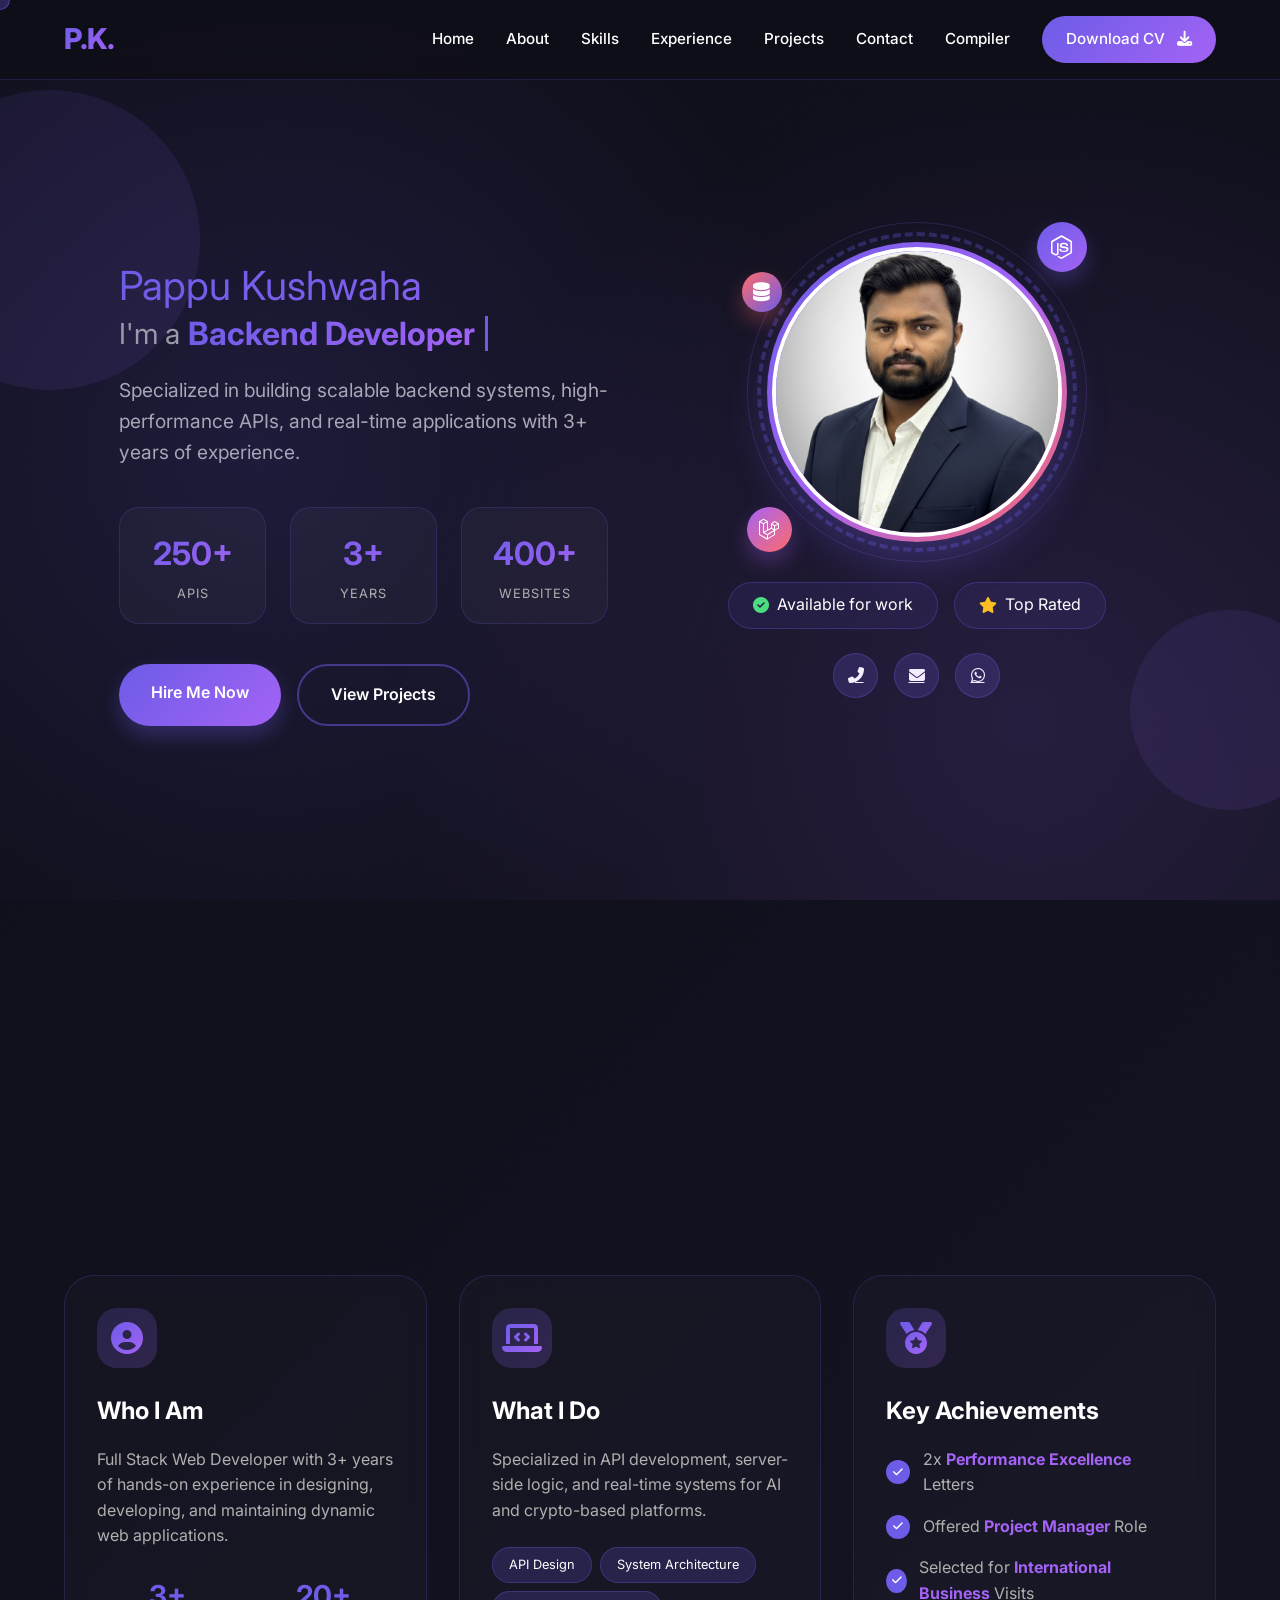
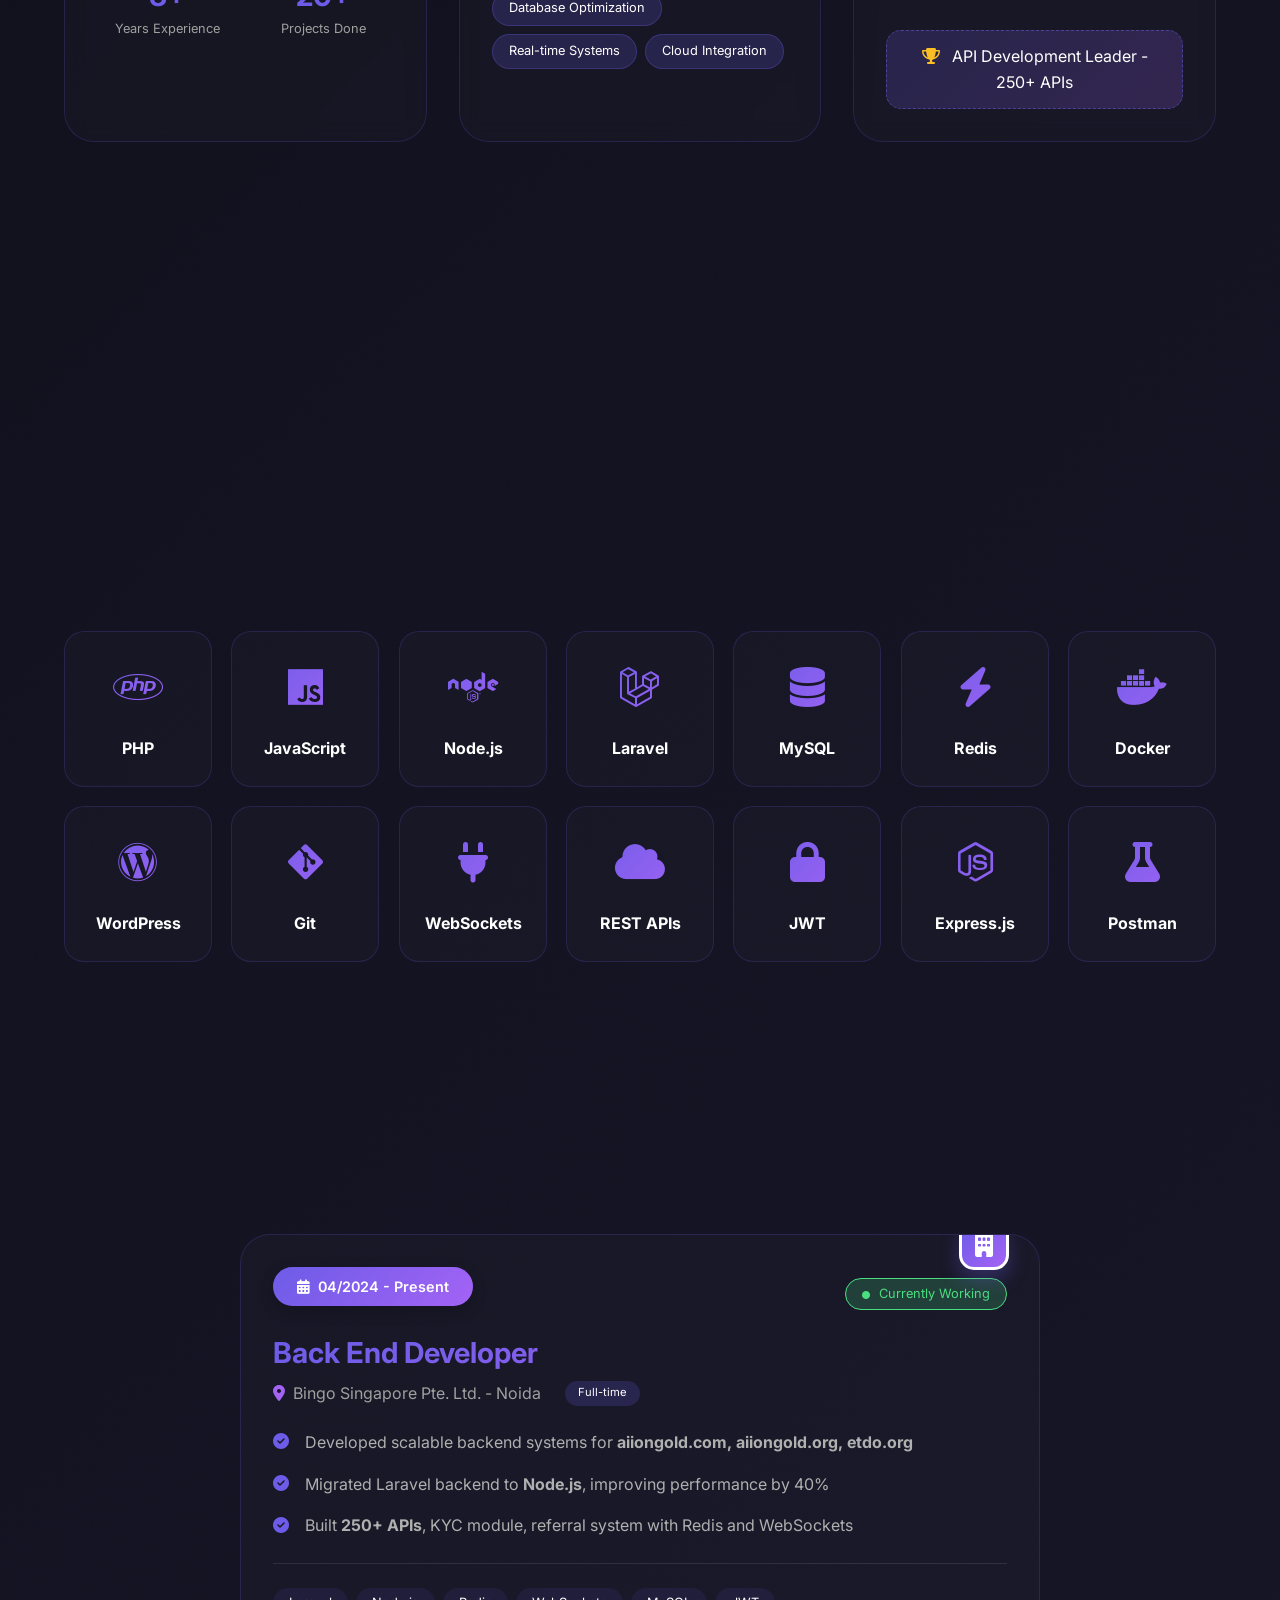
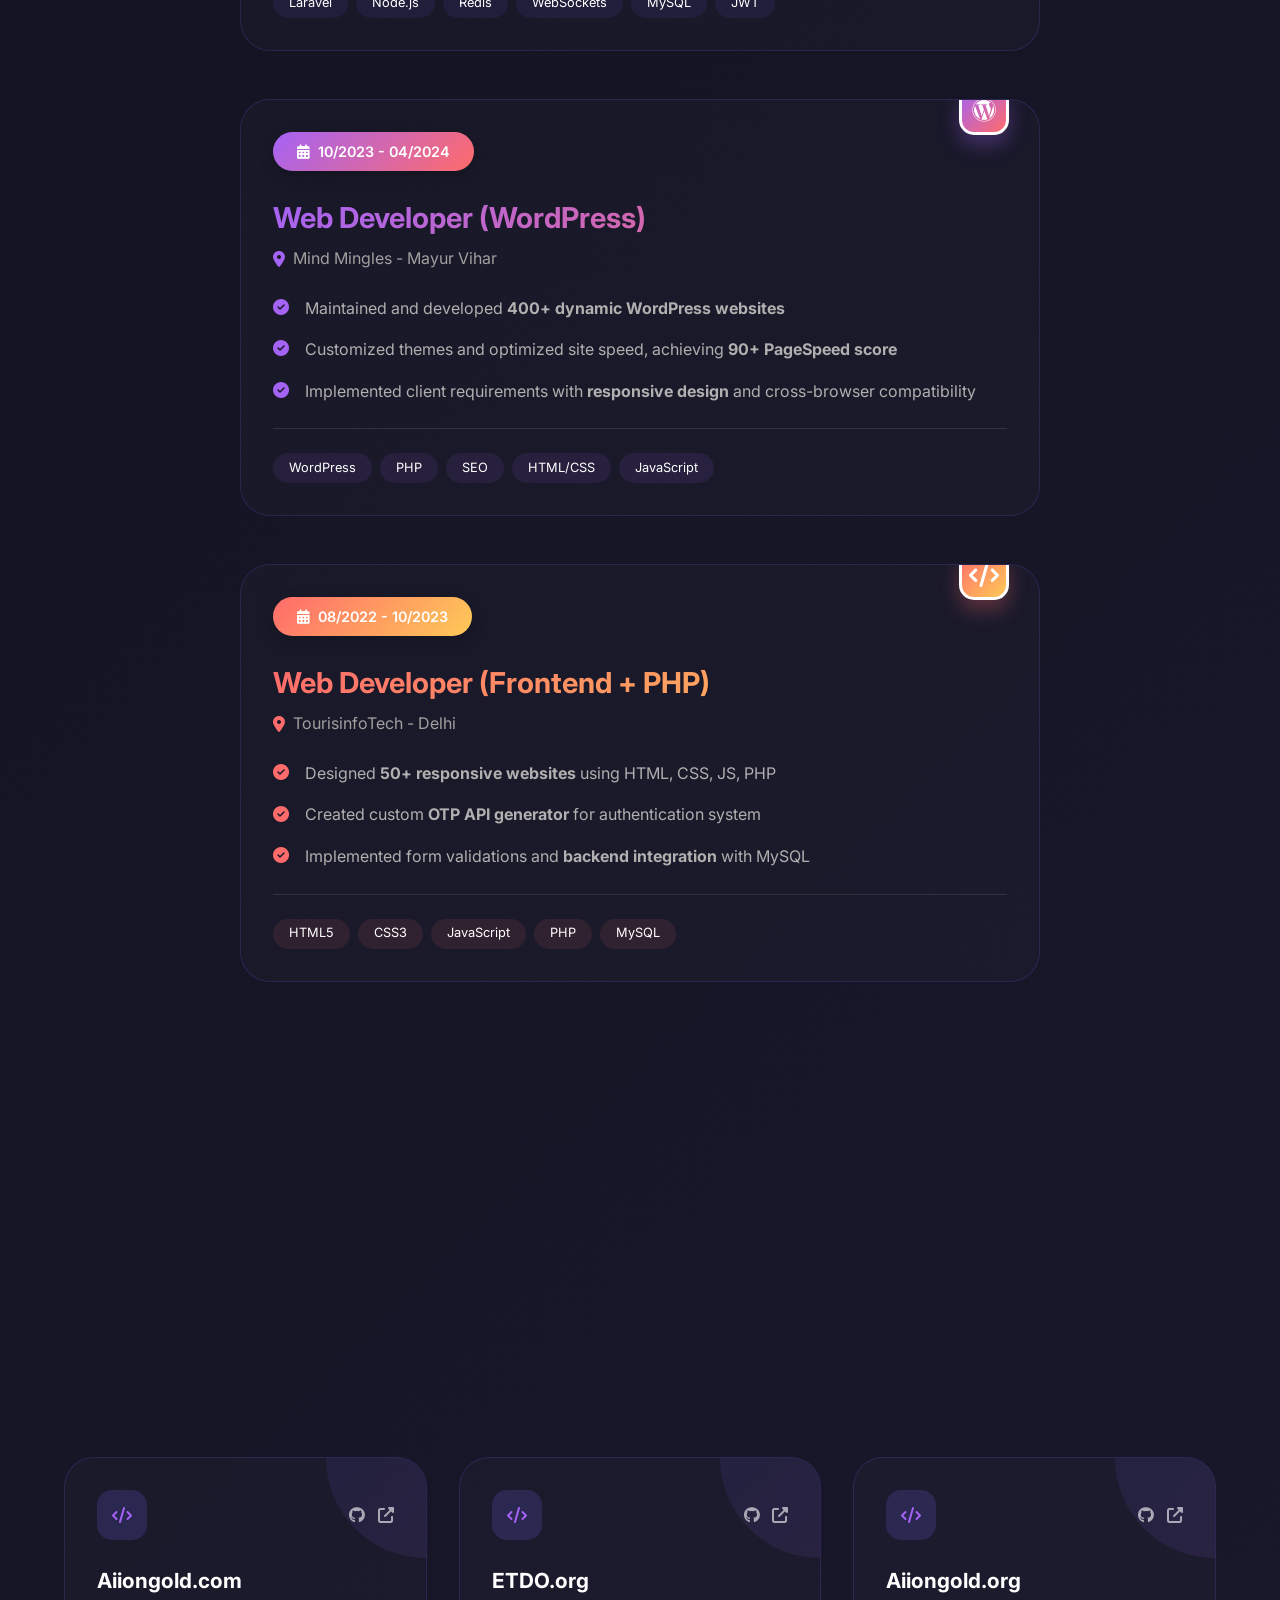
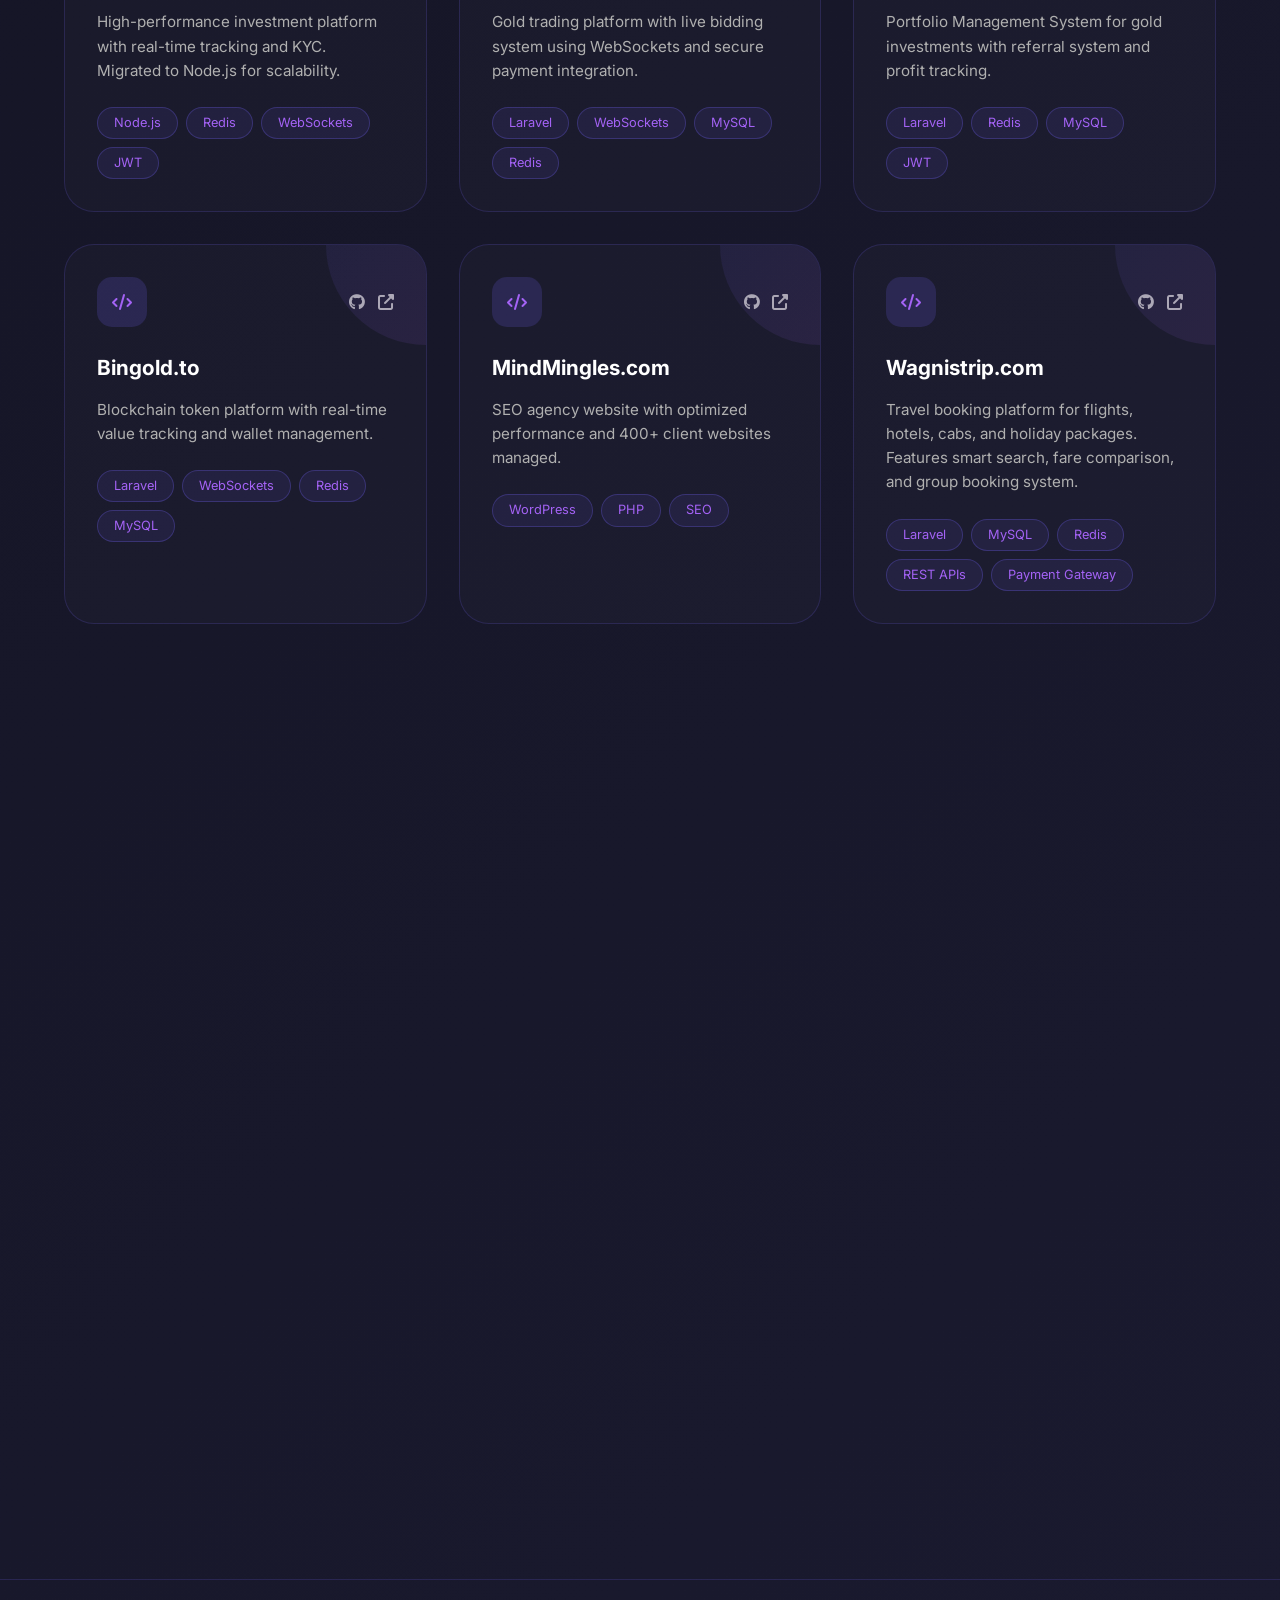
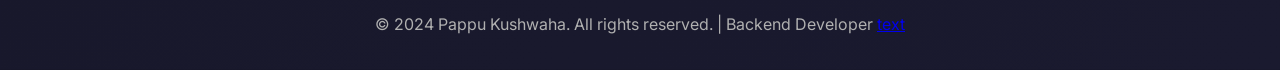
<file: index.html>
<!DOCTYPE html>
<html lang="en">

<head>
    <meta charset="UTF-8">
    <meta name="viewport" content="width=device-width, initial-scale=1.0, maximum-scale=1.0, user-scalable=yes">
    <title>Pappu Kushwaha - Senior Backend Developer</title>
    <!-- Font Awesome 6 -->
    <link rel="stylesheet" href="https://cdnjs.cloudflare.com/ajax/libs/font-awesome/6.5.1/css/all.min.css">
    <!-- Google Fonts -->
    <link href="https://fonts.googleapis.com/css2?family=Inter:wght@300;400;500;600;700;800&display=swap"
        rel="stylesheet">
    <!-- AOS Animation Library -->
    <link rel="shortcut icon" href="images/pappuico.png" type="image/x-icon">
    <link href="https://unpkg.com/aos@2.3.1/dist/aos.css" rel="stylesheet">
    <!-- Animate.css -->
    <link rel="stylesheet" href="https://cdnjs.cloudflare.com/ajax/libs/animate.css/4.1.1/animate.min.css" />
    <style>
        * {
            margin: 0;
            padding: 0;
            box-sizing: border-box;
        }

        body {
            font-family: 'Inter', sans-serif;
            background: linear-gradient(135deg, #0f0f1a 0%, #1a1a2f 100%);
            color: #ffffff;
            line-height: 1.6;
            overflow-x: hidden;
        }

        /* Custom Scrollbar */
        ::-webkit-scrollbar {
            width: 8px;
        }

        ::-webkit-scrollbar-track {
            background: rgba(255, 255, 255, 0.05);
        }

        ::-webkit-scrollbar-thumb {
            background: linear-gradient(180deg, #6c5ce7, #a463f5);
            border-radius: 10px;
        }

        /* Glass Morphism Effect */
        .glass {
            background: rgba(255, 255, 255, 0.03);
            backdrop-filter: blur(10px);
            border: 1px solid rgba(255, 255, 255, 0.05);
            border-radius: 20px;
        }

        /* Navigation - Mobile First */
        nav {
            position: fixed;
            top: 0;
            width: 100%;
            padding: 1rem 5%;
            display: flex;
            justify-content: space-between;
            align-items: center;
            background: rgba(15, 15, 26, 0.95);
            backdrop-filter: blur(10px);
            z-index: 1000;
            border-bottom: 1px solid rgba(108, 92, 231, 0.2);
            transition: all 0.3s ease;
        }

        .logo {
            font-size: 1.8rem;
            font-weight: 800;
            background: linear-gradient(135deg, #6c5ce7, #a463f5);
            -webkit-background-clip: text;
            -webkit-text-fill-color: transparent;
            letter-spacing: -1px;
            animation: glow 3s ease-in-out infinite;
        }

        @keyframes glow {

            0%,
            100% {
                filter: brightness(1);
            }

            50% {
                filter: brightness(1.2);
            }
        }

        .mobile-menu-btn {
            display: none;
            font-size: 1.5rem;
            color: #ffffff;
            cursor: pointer;
            background: rgba(255, 255, 255, 0.1);
            width: 45px;
            height: 45px;
            border-radius: 12px;
            align-items: center;
            justify-content: center;
            transition: all 0.3s ease;
        }

        .mobile-menu-btn:hover {
            background: rgba(108, 92, 231, 0.3);
            transform: rotate(90deg);
        }

        .nav-links {
            display: flex;
            gap: 2rem;
            align-items: center;
        }

        .nav-links a {
            color: #ffffff;
            text-decoration: none;
            font-weight: 500;
            font-size: 0.95rem;
            transition: all 0.3s ease;
            position: relative;
            padding: 0.5rem 0;
        }

        .nav-links a::after {
            content: '';
            position: absolute;
            bottom: 0;
            left: 0;
            width: 0;
            height: 2px;
            background: linear-gradient(90deg, #6c5ce7, #a463f5);
            transition: width 0.3s ease;
        }

        .nav-links a:hover {
            color: #a463f5;
            transform: translateY(-2px);
        }

        .nav-links a:hover::after {
            width: 100%;
        }

        .nav-resume-btn {
            background: linear-gradient(135deg, #6c5ce7, #a463f5);
            padding: 0.7rem 1.5rem !important;
            border-radius: 30px;
            color: white !important;
            animation: pulse 2s infinite;
        }

        .nav-resume-btn::after {
            display: none;
        }

        /* Mobile Navigation */
        @media (max-width: 768px) {
            .mobile-menu-btn {
                display: flex;
            }

            .nav-links {
                position: fixed;
                top: 70px;
                left: -100%;
                width: 80%;
                height: calc(100vh - 70px);
                background: rgba(15, 15, 26, 0.98);
                backdrop-filter: blur(10px);
                flex-direction: column;
                padding: 2rem;
                gap: 1.5rem;
                transition: left 0.3s ease;
                border-right: 1px solid rgba(108, 92, 231, 0.2);
                z-index: 999;
            }

            .nav-links.active {
                left: 0;
            }

            .nav-links a {
                font-size: 1.1rem;
                width: 100%;
                text-align: center;
                padding: 0rem;
                border-radius: 12px;
                animation: slideIn 0.5s ease forwards;
                opacity: 0;
                transform: translateX(-20px);
            }

            .nav-links a:nth-child(1) {
                animation-delay: 0.1s;
            }

            .nav-links a:nth-child(2) {
                animation-delay: 0.2s;
            }

            .nav-links a:nth-child(3) {
                animation-delay: 0.3s;
            }

            .nav-links a:nth-child(4) {
                animation-delay: 0.4s;
            }

            .nav-links a:nth-child(5) {
                animation-delay: 0.5s;
            }

            .nav-links a:nth-child(6) {
                animation-delay: 0.6s;
            }

            .nav-links a:nth-child(7) {
                animation-delay: 0.7s;
            }

            @keyframes slideIn {
                to {
                    opacity: 1;
                    transform: translateX(0);
                }
            }

            .nav-links a:hover {
                background: rgba(108, 92, 231, 0.1);
            }

            .nav-resume-btn {
                margin-top: 1rem;
            }
        }

        /* Main Container */
        .container {
            max-width: 1400px;
            margin: 0 auto;
            padding: 0 5%;
        }

        /* Hero Section - Mobile Optimized */
        .hero {
            min-height: 100vh;
            display: flex;
            align-items: center;
            position: relative;
            overflow: hidden;
            padding: 80px 0 40px;
        }

        .hero::before {
            content: '';
            position: absolute;
            top: 0;
            left: 0;
            right: 0;
            bottom: 0;
            background: radial-gradient(circle at 20% 50%, rgba(108, 92, 231, 0.15) 0%, transparent 50%),
                radial-gradient(circle at 80% 80%, rgba(164, 99, 245, 0.15) 0%, transparent 50%);
            pointer-events: none;
            animation: pulseBackground 8s ease-in-out infinite;
        }

        @keyframes pulseBackground {

            0%,
            100% {
                opacity: 0.5;
            }

            50% {
                opacity: 1;
            }
        }

        .hero-content {
            flex: 1;
            z-index: 1;
            text-align: center;
        }

        .hero-badge {
            display: inline-block;
            padding: 0.5rem 1.5rem;
            background: rgba(108, 92, 231, 0.1);
            border: 1px solid rgba(108, 92, 231, 0.3);
            border-radius: 50px;
            color: #a463f5;
            font-size: 0.9rem;
            margin-bottom: 2rem;
            backdrop-filter: blur(5px);
            animation: pulse 2s infinite;
        }

        @keyframes pulse {

            0%,
            100% {
                transform: scale(1);
            }

            50% {
                transform: scale(1.05);
            }
        }

        .hero h1 {
            font-size: clamp(2rem, 8vw, 5rem);
            font-weight: 800;
            line-height: 1.1;
            margin-bottom: 1rem;
        }

        .gradient-text {
            background: linear-gradient(135deg, #6c5ce7, #a463f5, #ff6b6b);
            -webkit-background-clip: text;
            -webkit-text-fill-color: transparent;
            background-size: 300% 300%;
            animation: gradient 6s ease infinite;
        }

        @keyframes gradient {

            0%,
            100% {
                background-position: 0% 50%;
            }

            50% {
                background-position: 100% 50%;
            }
        }

        .hero h1 span {
            display: block;
            font-size: clamp(1.5rem, 5vw, 2.5rem);
            color: #a0a0a0;
            font-weight: 400;
            animation: fadeInUp 1s ease;
        }

        .hero p {
            font-size: clamp(1rem, 4vw, 1.2rem);
            color: #b0b0b0;
            max-width: 600px;
            margin: 1.5rem auto;
            animation: fadeInUp 1.2s ease;
        }

        /* Stats Grid - Mobile Responsive */
        .hero-stats {
            display: grid;
            grid-template-columns: repeat(auto-fit, minmax(120px, 1fr));
            gap: 1.5rem;
            margin: 2.5rem 0;
            max-width: 600px;
            margin-left: auto;
            margin-right: auto;
        }

        .stat-item {
            background: rgba(255, 255, 255, 0.03);
            border: 1px solid rgba(108, 92, 231, 0.2);
            border-radius: 20px;
            padding: 1.2rem 1rem;
            text-align: center;
            transition: all 0.3s ease;
            animation: fadeInUp 1s ease;
            animation-fill-mode: both;
        }

        .stat-item:nth-child(1) {
            animation-delay: 0.2s;
        }

        .stat-item:nth-child(2) {
            animation-delay: 0.4s;
        }

        .stat-item:nth-child(3) {
            animation-delay: 0.6s;
        }

        .stat-item:nth-child(4) {
            animation-delay: 0.8s;
        }

        .stat-item:hover {
            transform: translateY(-10px) scale(1.05);
            border-color: #6c5ce7;
            box-shadow: 0 10px 30px rgba(108, 92, 231, 0.3);
        }

        .stat-number {
            font-size: clamp(1.5rem, 5vw, 2rem);
            font-weight: 700;
            background: linear-gradient(135deg, #6c5ce7, #a463f5);
            -webkit-background-clip: text;
            -webkit-text-fill-color: transparent;
        }

        .stat-label {
            font-size: 0.8rem;
            color: #b0b0b0;
            text-transform: uppercase;
            letter-spacing: 1px;
            margin-top: 0.3rem;
        }

        /* Buttons - Mobile Friendly */
        .hero-buttons {
            display: flex;
            gap: 1rem;
            justify-content: center;
            flex-wrap: wrap;
            animation: fadeInUp 1.4s ease;
        }

        .btn {
            padding: 1rem 2rem;
            border-radius: 50px;
            font-weight: 600;
            text-decoration: none;
            transition: all 0.3s ease;
            border: none;
            cursor: pointer;
            font-size: 1rem;
            min-width: 160px;
            text-align: center;
            position: relative;
            overflow: hidden;
        }

        .btn::before {
            content: '';
            position: absolute;
            top: 50%;
            left: 50%;
            width: 0;
            height: 0;
            border-radius: 50%;
            background: rgba(255, 255, 255, 0.2);
            transform: translate(-50%, -50%);
            transition: width 0.6s, height 0.6s;
        }

        .btn:hover::before {
            width: 300px;
            height: 300px;
        }

        .btn-primary {
            background: linear-gradient(135deg, #6c5ce7, #a463f5);
            color: white;
            box-shadow: 0 10px 20px rgba(108, 92, 231, 0.3);
        }

        .btn-primary:hover {
            transform: translateY(-2px) scale(1.05);
            box-shadow: 0 15px 30px rgba(108, 92, 231, 0.5);
        }

        .btn-outline {
            background: transparent;
            color: white;
            border: 2px solid rgba(108, 92, 231, 0.5);
        }

        .btn-outline:hover {
            border-color: #a463f5;
            background: rgba(108, 92, 231, 0.1);
            transform: translateY(-2px) scale(1.05);
        }

        /* Section Styles */
        .section {
            padding: 80px 0;
            position: relative;
        }

        .section-title {
            font-size: clamp(2rem, 6vw, 2.5rem);
            margin-bottom: 3rem;
            text-align: center;
            position: relative;
            animation: fadeInUp 0.8s ease;
        }

        .section-title::after {
            content: '';
            position: absolute;
            bottom: -10px;
            left: 50%;
            transform: translateX(-50%);
            width: 80px;
            height: 4px;
            background: linear-gradient(90deg, #6c5ce7, #a463f5);
            border-radius: 2px;
            animation: expandWidth 1s ease;
        }

        @keyframes expandWidth {
            from {
                width: 0;
            }

            to {
                width: 80px;
            }
        }

        /* About Section */
        .about-grid {
            display: grid;
            grid-template-columns: repeat(auto-fit, minmax(300px, 1fr));
            gap: 2rem;
        }

        .about-card {
            background: rgba(255, 255, 255, 0.02);
            border: 1px solid rgba(108, 92, 231, 0.2);
            border-radius: 30px;
            padding: 2rem;
            backdrop-filter: blur(10px);
            transition: all 0.5s cubic-bezier(0.4, 0, 0.2, 1);
            animation: fadeInUp 0.8s ease;
            animation-fill-mode: both;
        }

        .about-card:nth-child(1) {
            animation-delay: 0.2s;
        }

        .about-card:nth-child(2) {
            animation-delay: 0.4s;
        }

        .about-card:nth-child(3) {
            animation-delay: 0.6s;
        }

        .about-card:hover {
            transform: translateY(-15px) scale(1.02);
            border-color: #6c5ce7;
            box-shadow: 0 20px 40px rgba(108, 92, 231, 0.3);
        }

        .about-icon {
            width: 60px;
            height: 60px;
            background: linear-gradient(135deg, rgba(108, 92, 231, 0.2), rgba(164, 99, 245, 0.2));
            border-radius: 20px;
            display: flex;
            align-items: center;
            justify-content: center;
            margin-bottom: 1.5rem;
            animation: rotate 10s linear infinite;
        }

        @keyframes rotate {
            from {
                transform: rotate(0deg);
            }

            to {
                transform: rotate(360deg);
            }
        }

        .about-icon i {
            font-size: 2rem;
            background: linear-gradient(135deg, #6c5ce7, #a463f5);
            -webkit-background-clip: text;
            -webkit-text-fill-color: transparent;
        }

        /* Skills Section */
        .skills-grid {
            display: grid;
            grid-template-columns: repeat(auto-fit, minmax(140px, 1fr));
            gap: 1.2rem;
        }

        .skill-card {
            background: rgba(255, 255, 255, 0.02);
            border: 1px solid rgba(108, 92, 231, 0.2);
            border-radius: 20px;
            padding: 1.5rem 1rem;
            text-align: center;
            transition: all 0.4s cubic-bezier(0.4, 0, 0.2, 1);
            position: relative;
            overflow: hidden;
            animation: fadeInScale 0.6s ease;
            animation-fill-mode: both;
        }

        .skill-card:nth-child(n) {
            animation-delay: calc(0.1s * var(--i, 1));
        }

        @keyframes fadeInScale {
            from {
                opacity: 0;
                transform: scale(0.8);
            }

            to {
                opacity: 1;
                transform: scale(1);
            }
        }

        .skill-card::before {
            content: '';
            position: absolute;
            top: 0;
            left: -100%;
            width: 100%;
            height: 100%;
            background: linear-gradient(90deg, transparent, rgba(108, 92, 231, 0.2), transparent);
            transition: left 0.5s ease;
        }

        .skill-card:hover::before {
            left: 100%;
        }

        .skill-card:hover {
            transform: translateY(-8px) scale(1.05);
            border-color: #6c5ce7;
            box-shadow: 0 15px 30px rgba(108, 92, 231, 0.4);
        }

        .skill-icon {
            font-size: 2.5rem;
            margin-bottom: 1rem;
            background: linear-gradient(135deg, #6c5ce7, #a463f5);
            -webkit-background-clip: text;
            -webkit-text-fill-color: transparent;
            animation: bounce 2s ease infinite;
        }

        @keyframes bounce {

            0%,
            100% {
                transform: translateY(0);
            }

            50% {
                transform: translateY(-5px);
            }
        }

        /* Experience Timeline - Mobile Optimized */
        .timeline {
            position: relative;
            max-width: 800px;
            margin: 0 auto;
        }

        .timeline-item {
            position: relative;
            padding: 2rem;
            margin-bottom: 2rem;
            background: rgba(255, 255, 255, 0.02);
            border: 1px solid rgba(108, 92, 231, 0.2);
            border-radius: 30px;
            transition: all 0.5s cubic-bezier(0.4, 0, 0.2, 1);
            animation: slideInLeft 0.8s ease;
            animation-fill-mode: both;
        }

        .timeline-item:nth-child(1) {
            animation-delay: 0.2s;
        }

        .timeline-item:nth-child(2) {
            animation-delay: 0.4s;
        }

        .timeline-item:nth-child(3) {
            animation-delay: 0.6s;
        }

        @keyframes slideInLeft {
            from {
                opacity: 0;
                transform: translateX(-50px);
            }

            to {
                opacity: 1;
                transform: translateX(0);
            }
        }

        .timeline-item:hover {
            transform: translateX(15px) scale(1.02);
            border-color: #6c5ce7;
            box-shadow: -15px 15px 40px rgba(108, 92, 231, 0.3);
        }

        .timeline-date {
            display: inline-block;
            padding: 0.3rem 1rem;
            background: linear-gradient(135deg, #6c5ce7, #a463f5);
            border-radius: 50px;
            color: white;
            font-size: 0.9rem;
            font-weight: 600;
            margin-bottom: 1rem;
            animation: glow 2s ease-in-out infinite;
        }

        /* Projects Grid */
        .projects-grid {
            display: grid;
            grid-template-columns: repeat(auto-fit, minmax(280px, 1fr));
            gap: 2rem;
        }

        .project-card {
            background: rgba(255, 255, 255, 0.02);
            border: 1px solid rgba(108, 92, 231, 0.2);
            border-radius: 30px;
            padding: 2rem;
            transition: all 0.5s cubic-bezier(0.4, 0, 0.2, 1);
            position: relative;
            overflow: hidden;
            animation: fadeInUp 0.8s ease;
            animation-fill-mode: both;
        }

        .project-card:nth-child(1) {
            animation-delay: 0.2s;
        }

        .project-card:nth-child(2) {
            animation-delay: 0.4s;
        }

        .project-card:nth-child(3) {
            animation-delay: 0.6s;
        }

        .project-card:nth-child(4) {
            animation-delay: 0.8s;
        }

        .project-card:nth-child(5) {
            animation-delay: 1s;
        }

        .project-card::after {
            content: '';
            position: absolute;
            top: 0;
            right: 0;
            width: 100px;
            height: 100px;
            background: linear-gradient(135deg, #6c5ce7, #a463f5);
            opacity: 0.1;
            border-radius: 0 0 0 100px;
            transition: all 0.5s ease;
        }

        .project-card:hover {
            transform: translateY(-15px) scale(1.03);
            border-color: #6c5ce7;
            box-shadow: 0 25px 50px rgba(108, 92, 231, 0.4);
        }

        .project-card:hover::after {
            width: 150px;
            height: 150px;
            opacity: 0.2;
        }

        .project-tech {
            display: flex;
            flex-wrap: wrap;
            gap: 0.5rem;
            margin-top: 1.5rem;
        }

        .tech-tag {
            padding: 0.3rem 1rem;
            background: rgba(108, 92, 231, 0.1);
            border: 1px solid rgba(108, 92, 231, 0.3);
            border-radius: 50px;
            font-size: 0.8rem;
            color: #a463f5;
            transition: all 0.3s ease;
        }

        .tech-tag:hover {
            background: rgba(108, 92, 231, 0.3);
            transform: scale(1.1);
        }




        /* Contact Section */
        .contact-grid {
            display: grid;
            grid-template-columns: repeat(auto-fit, minmax(280px, 1fr));
            gap: 2rem;
        }

        .contact-card {
            background: rgba(255, 255, 255, 0.02);
            border: 1px solid rgba(108, 92, 231, 0.2);
            border-radius: 30px;
            padding: 2rem;
            backdrop-filter: blur(10px);
            transition: all 0.3s ease;
            animation: fadeInUp 0.8s ease;
        }

        .contact-card:hover {
            transform: translateY(-10px);
            border-color: #6c5ce7;
            box-shadow: 0 20px 40px rgba(108, 92, 231, 0.2);
        }

        .contact-item {
            display: flex;
            align-items: center;
            gap: 1rem;
            padding: 1rem 0;
            border-bottom: 1px solid rgba(255, 255, 255, 0.05);
            transition: all 0.3s ease;
        }

        .contact-item:hover {
            transform: translateX(10px);
            border-bottom-color: #6c5ce7;
        }

        .contact-icon {
            width: 45px;
            height: 45px;
            background: linear-gradient(135deg, rgba(108, 92, 231, 0.2), rgba(164, 99, 245, 0.2));
            border-radius: 15px;
            display: flex;
            align-items: center;
            justify-content: center;
            transition: all 0.3s ease;
        }

        .contact-item:hover .contact-icon {
            transform: rotate(360deg);
            background: linear-gradient(135deg, #6c5ce7, #a463f5);
        }

        .contact-item:hover .contact-icon i {
            color: white;
        }

        .contact-icon i {
            font-size: 1.2rem;
            color: #a463f5;
            transition: all 0.3s ease;
        }

        /* Form Styles */
        .form-group {
            margin-bottom: 1.5rem;
        }

        .form-input {
            width: 100%;
            padding: 1.2rem;
            background: rgba(255, 255, 255, 0.05);
            border: 1px solid rgba(108, 92, 231, 0.2);
            border-radius: 15px;
            color: white;
            font-family: inherit;
            font-size: 1rem;
            transition: all 0.3s ease;
        }

        .form-input:focus {
            outline: none;
            border-color: #a463f5;
            background: rgba(108, 92, 231, 0.1);
            box-shadow: 0 0 20px rgba(108, 92, 231, 0.3);
            transform: scale(1.02);
        }

        .form-input::placeholder {
            color: rgba(255, 255, 255, 0.3);
        }

        /* Social Links */
        .social-link {
            transition: all 0.3s ease !important;
            animation: pulse 2s infinite;
        }

        .social-link:hover {
            transform: translateY(-5px) rotate(360deg) !important;
            background: linear-gradient(135deg, #6c5ce7, #a463f5) !important;
        }

        /* Footer */
        footer {
            padding: 2rem 0;
            text-align: center;
            border-top: 1px solid rgba(108, 92, 231, 0.2);
            color: #b0b0b0;
            animation: fadeIn 1s ease;
        }

        /* Floating Shapes Animation */
        .floating-shape {
            position: absolute;
            background: linear-gradient(135deg, #6c5ce7, #a463f5);
            opacity: 0.1;
            border-radius: 50%;
            pointer-events: none;
            z-index: 0;
        }

        .shape-1 {
            width: 300px;
            height: 300px;
            top: 10%;
            left: -100px;
            animation: float 20s infinite;
        }

        .shape-2 {
            width: 200px;
            height: 200px;
            bottom: 10%;
            right: -50px;
            animation: float 15s infinite reverse;
        }

        @keyframes float {

            0%,
            100% {
                transform: translate(0, 0) rotate(0deg);
            }

            33% {
                transform: translate(30px, 30px) rotate(120deg);
            }

            66% {
                transform: translate(-20px, 20px) rotate(240deg);
            }
        }

        /* Loading Animation */
        .loading {
            position: fixed;
            top: 0;
            left: 0;
            width: 100%;
            height: 100%;
            background: #0f0f1a;
            display: flex;
            justify-content: center;
            align-items: center;
            z-index: 9999;
            transition: opacity 0.5s ease;
        }

        .loader {
            width: 50px;
            height: 50px;
            border: 3px solid rgba(108, 92, 231, 0.3);
            border-top-color: #a463f5;
            border-radius: 50%;
            animation: spin 1s infinite linear;
        }

        @keyframes spin {
            to {
                transform: rotate(360deg);
            }
        }

        /* Responsive Typography */
        @media (max-width: 480px) {
            .btn {
                width: 100%;
                min-width: auto;
            }

            .hero-stats {
                grid-template-columns: 1fr 1fr;
            }

            .section {
                padding: 60px 0;
            }

            .project-card {
                padding: 1.5rem;
            }

            .achievement-item {
                flex-direction: column;
                gap: 0.5rem;
            }

            .achievement-year::after {
                display: none;
            }
        }

        /* Dark Mode Optimization */
        @media (prefers-color-scheme: dark) {
            body {
                background: linear-gradient(135deg, #0a0a14 0%, #14142a 100%);
            }
        }

        /* Mouse Follower Effect */
        .mouse-follower {
            width: 20px;
            height: 20px;
            background: rgba(108, 92, 231, 0.3);
            border-radius: 50%;
            position: fixed;
            pointer-events: none;
            z-index: 9999;
            transition: transform 0.1s;
            transform: translate(-50%, -50%);
            backdrop-filter: blur(5px);
            border: 1px solid rgba(108, 92, 231, 0.5);
        }

        /* Rotating Text Container */
#rotating-text {
    position: relative;
    white-space: nowrap;
    overflow: hidden;
    min-width: 250px;
    display: inline-block;
    animation: glow 2s ease-in-out infinite;
}

/* Responsive for mobile */
@media (max-width: 480px) {
    #rotating-text {
        min-width: 200px;
        font-size: 1.8rem !important;
        white-space: normal;
    }
    
    .hero h1 div {
        justify-content: center;
    }
}

/* Glow effect */
@keyframes glow {
    0%, 100% {
        text-shadow: 0 0 10px rgba(108, 92, 231, 0.3);
    }
    50% {
        text-shadow: 0 0 20px rgba(164, 99, 245, 0.5);
    }
}
    </style>
</head>

<body>
    <!-- Mouse Follower -->
    <div class="mouse-follower" id="mouseFollower"></div>

    <!-- Loading Animation -->
    <div class="loading" id="loading">
        <div class="loader"></div>
    </div>

    <!-- Floating Shapes -->
    <div class="floating-shape shape-1" ></div>
    <div class="floating-shape shape-2"></div>

    <!-- Navigation -->
    <nav>
        <div class="logo">P.K.</div>
        <div class="mobile-menu-btn" id="menuBtn">
            <i class="fas fa-bars"></i>
        </div>
        <div class="nav-links" id="navLinks">
            <a href="#home">Home</a>
            <a href="#about">About</a>
            <a href="#skills">Skills</a>
            <a href="#experience">Experience</a>
            <a href="#projects">Projects</a>
            <a href="#contact">Contact</a>
            <a href="./code_compiler.html" target="_blank">Compiler</a>
            <a href="./images/Pk-PappuKushwahaResume.pdf" target="_blank" class="nav-resume-btn">Download CV <i
                    class="fas fa-download" style="margin-left: 0.5rem;"></i></a>
        </div>
    </nav>

    <main>

        <section id="home" class="hero">
            <div class="container">
                <div class="hero-content" style="display: flex; align-items: center; gap: 4rem; flex-wrap: wrap;">

                    <!-- ========== LEFT SIDE - TEXT CONTENT ========== -->
                    <div style="flex: 1; text-align: left; min-width: 300px;">
                        <!-- <span class="hero-badge" style="margin-left: 0;">⚡ Available for opportunities</span> -->

                        <h1 style="text-align: left; margin-top: 50px;">
                            <span class="gradient-text">Pappu Kushwaha</span>
                            <div style="
                        display: flex;
                        align-items: center;
                        gap: 0.5rem;
                        flex-wrap: wrap;
                        margin-top: 0.5rem;
                    ">
                                <span style="
                            font-size: clamp(1.5rem, 5vw, 1.8rem);
                            color: #a0a0a0;
                            font-weight: 400;
                        ">I'm a</span>

                                <!-- Animated Text -->
                                <span id="rotating-text" style="
                            font-size: clamp(1.5rem, 5vw, 2rem);
                            font-weight: 700;
                            background: linear-gradient(135deg, #6c5ce7, #a463f5);
                            -webkit-background-clip: text;
                            -webkit-text-fill-color: transparent;
                            display: inline-block;
                            min-width: 250px;
                            text-align: left;
                            border-right: 3px solid #6c5ce7;
                            padding-right: 10px;
                            animation: blinkCursor 1s infinite;
                        "></span>
                            </div>
                        </h1>

                        <p style="text-align: left; margin-left: 0;">Specialized in building scalable backend systems,
                            high-performance APIs, and real-time applications with 3+ years of experience.</p>

                        <!-- Stats with left alignment -->
                        <div class="hero-stats" style="justify-content: flex-start; margin-left: 0;">
                            <div class="stat-item">
                                <div class="stat-number">250+</div>
                                <div class="stat-label">APIs</div>
                            </div>
                            <div class="stat-item">
                                <div class="stat-number">3+</div>
                                <div class="stat-label">Years</div>
                            </div>

                            <div class="stat-item">
                                <div class="stat-number">400+</div>
                                <div class="stat-label">Websites</div>
                            </div>
                        </div>

                        <!-- Buttons left aligned -->
                        <div class="hero-buttons" style="justify-content: flex-start;">
                            <a href="#contact" class="btn btn-primary">Hire Me Now</a>
                            <a href="#projects" class="btn btn-outline">View Projects</a>
                        </div>
                    </div>

                    <!-- ========== RIGHT SIDE - PHOTO WITH ANIMATIONS ========== -->
                    <div style="flex: 1; text-align: center; min-width: 300px;">

                        <!-- Main Photo Container with Animations -->
                        <div style="position: relative; display: inline-block;">

                            <!-- Animated Background Rings -->
                            <div style="
                        position: absolute;
                        top: 50%;
                        left: 50%;
                        transform: translate(-50%, -50%);
                        width: 320px;
                        height: 320px;
                        border: 4px dashed rgba(108, 92, 231, 0.3);
                        border-radius: 50%;
                        animation: rotate 20s linear infinite;
                    "></div>

                            <div style="
                        position: absolute;
                        top: 50%;
                        left: 50%;
                        transform: translate(-50%, -50%);
                        width: 340px;
                        height: 340px;
                        border: 1px solid rgba(164, 99, 245, 0.2);
                        border-radius: 50%;
                        animation: rotate 15s linear infinite reverse;
                    "></div>

                            <!-- Gradient Border -->
                            <div style="
                        width: 300px;
                        height: 300px;
                        border-radius: 50%;
                        background: linear-gradient(135deg, #6c5ce7, #a463f5, #ff6b6b);
                        padding: 5px;
                        animation: gradientRotate 6s linear infinite;
                        box-shadow: 0 20px 40px rgba(108, 92, 231, 0.3);
                        position: relative;
                        z-index: 2;
                    ">
                                <!-- Your Photo -->
                                <img src="images/pappuPic.jfif" alt="Pappu Kushwaha - Backend Developer" style="
                            width: 100%;
                            height: 100%;
                            border-radius: 50%;
                            object-fit: cover;
                            border: 4px solid white;
                            transition: all 0.5s ease;
                            display: block;
                        " onmouseover="this.style.transform='scale(1.05)'"
                                    onmouseout="this.style.transform='scale(1)'">
                            </div>

                            <!-- Floating Tech Icons Around Photo -->
                            <div style="
                        position: absolute;
                        top: -20px;
                        right: -20px;
                        background: linear-gradient(135deg, #6c5ce7, #a463f5);
                        width: 50px;
                        height: 50px;
                        border-radius: 50%;
                        display: flex;
                        align-items: center;
                        justify-content: center;
                        animation: float 3s ease-in-out infinite;
                        box-shadow: 0 10px 20px rgba(108, 92, 231, 0.3);
                        z-index: 3;
                    ">
                                <i class="fab fa-node-js" style="color: white; font-size: 1.5rem;"></i>
                            </div>

                            <div style="
                        position: absolute;
                        bottom: -10px;
                        left: -20px;
                        background: linear-gradient(135deg, #a463f5, #ff6b6b);
                        width: 45px;
                        height: 45px;
                        border-radius: 50%;
                        display: flex;
                        align-items: center;
                        justify-content: center;
                        animation: float 3.5s ease-in-out infinite reverse;
                        box-shadow: 0 10px 20px rgba(164, 99, 245, 0.3);
                        z-index: 3;
                    ">
                                <i class="fab fa-laravel" style="color: white; font-size: 1.3rem;"></i>
                            </div>

                            <div style="
                        position: absolute;
                        top: 30px;
                        left: -25px;
                        background: linear-gradient(135deg, #ff6b6b, #6c5ce7);
                        width: 40px;
                        height: 40px;
                        border-radius: 50%;
                        display: flex;
                        align-items: center;
                        justify-content: center;
                        animation: float 4s ease-in-out infinite;
                        box-shadow: 0 10px 20px rgba(255, 107, 107, 0.3);
                        z-index: 3;
                    ">
                                <i class="fas fa-database" style="color: white; font-size: 1.2rem;"></i>
                            </div>
                        </div>

                        <!-- Status Badges Below Photo -->
                        <div
                            style="margin-top: 2rem; display: flex; gap: 1rem; justify-content: center; flex-wrap: wrap;">
                            <div style="
                        background: rgba(108, 92, 231, 0.1);
                        border: 1px solid rgba(108, 92, 231, 0.3);
                        padding: 0.6rem 1.5rem;
                        border-radius: 50px;
                        display: inline-flex;
                        align-items: center;
                        gap: 0.5rem;
                        backdrop-filter: blur(5px);
                        animation: pulse 2s infinite;
                    ">
                                <i class="fas fa-check-circle" style="color: #4ade80;"></i>
                                <span>Available for work</span>
                            </div>

                            <div style="
                        background: rgba(108, 92, 231, 0.1);
                        border: 1px solid rgba(108, 92, 231, 0.3);
                        padding: 0.6rem 1.5rem;
                        border-radius: 50px;
                        display: inline-flex;
                        align-items: center;
                        gap: 0.5rem;
                        backdrop-filter: blur(5px);
                    ">
                                <i class="fas fa-star" style="color: #fbbf24;"></i>
                                <span>Top Rated</span>
                            </div>
                        </div>

                        <!-- Quick Contact Icons -->
                        <div style="margin-top: 1.5rem; display: flex; gap: 1rem; justify-content: center;">
                            <a href="tel:+919137640812" style="
                        width: 45px;
                        height: 45px;
                        background: rgba(108, 92, 231, 0.2);
                        border-radius: 50%;
                        display: flex;
                        align-items: center;
                        justify-content: center;
                        color: white;
                        transition: all 0.3s ease;
                        border: 1px solid rgba(108, 92, 231, 0.3);
                    " onmouseover="this.style.background='#6c5ce7'; this.style.transform='translateY(-5px)'"
                                onmouseout="this.style.background='rgba(108, 92, 231, 0.2)'; this.style.transform='translateY(0)'">
                                <i class="fas fa-phone-alt"></i>
                            </a>

                            <a href="mailto:kushwahapappu730@gmail.com" style="
                        width: 45px;
                        height: 45px;
                        background: rgba(108, 92, 231, 0.2);
                        border-radius: 50%;
                        display: flex;
                        align-items: center;
                        justify-content: center;
                        color: white;
                        transition: all 0.3s ease;
                        border: 1px solid rgba(108, 92, 231, 0.3);
                    " onmouseover="this.style.background='#6c5ce7'; this.style.transform='translateY(-5px)'"
                                onmouseout="this.style.background='rgba(108, 92, 231, 0.2)'; this.style.transform='translateY(0)'">
                                <i class="fas fa-envelope"></i>
                            </a>

                            <a href="https://wa.me/919137640812" style="
                        width: 45px;
                        height: 45px;
                        background: rgba(108, 92, 231, 0.2);
                        border-radius: 50%;
                        display: flex;
                        align-items: center;
                        justify-content: center;
                        color: white;
                        transition: all 0.3s ease;
                        border: 1px solid rgba(108, 92, 231, 0.3);
                    " onmouseover="this.style.background='#25D366'; this.style.transform='translateY(-5px)'"
                                onmouseout="this.style.background='rgba(108, 92, 231, 0.2)'; this.style.transform='translateY(0)'">
                                <i class="fab fa-whatsapp"></i>
                            </a>
                        </div>
                    </div>
                </div>
            </div>
        </section>

        <!-- Add these new animations to your existing CSS -->
        <style>
            @keyframes rotate {
                from {
                    transform: translate(-50%, -50%) rotate(0deg);
                }

                to {
                    transform: translate(-50%, -50%) rotate(360deg);
                }
            }

            @keyframes gradientRotate {

                0%,
                100% {
                    filter: hue-rotate(0deg);
                }

                50% {
                    filter: hue-rotate(30deg);
                }
            }

            @keyframes float {

                0%,
                100% {
                    transform: translateY(0);
                }

                50% {
                    transform: translateY(-10px);
                }
            }

            /* Responsive adjustments */
            @media (max-width: 768px) {
                .hero-content {
                    flex-direction: column-reverse;
                    text-align: center !important;
                }

                .hero-content>div {
                    text-align: center !important;
                }

                .hero h1 {
                    text-align: center !important;
                }

                .hero p {
                    text-align: center !important;
                    margin-left: auto !important;
                    margin-right: auto !important;
                }

                .hero-stats {
                    justify-content: center !important;
                }

                .hero-buttons {
                    justify-content: center !important;
                }

                .hero-badge {
                    margin-left: auto !important;
                    margin-right: auto !important;
                }
            }
        </style>
        <!-- About Section -->
        <!-- About Section - Professional & Animated -->
        <section id="about" class="section">
            <div class="container">
                <h2 class="section-title" data-aos="fade-up">About Me</h2>

                <!-- Bio/Introduction Row -->
                <div class="about-bio" data-aos="fade-up" data-aos-delay="100" style="
            text-align: center;
            max-width: 800px;
            margin: 0 auto 3rem;
            padding: 2rem;
            background: rgba(108, 92, 231, 0.05);
            border-radius: 30px;
            border: 1px solid rgba(108, 92, 231, 0.2);
            backdrop-filter: blur(10px);
        ">
                    <p style="font-size: 1.2rem; color: #e0e0e0; line-height: 1.8;">
                        <i class="fas fa-quote-left" style="color: #6c5ce7; margin-right: 0.5rem; opacity: 0.5;"></i>
                        I'm a passionate <span style="color: #a463f5; font-weight: 600;">Backend Developer</span> with
                        3+ years of experience
                        building scalable systems. I love solving complex problems and optimizing performance.
                        <i class="fas fa-quote-right" style="color: #6c5ce7; margin-left: 0.5rem; opacity: 0.5;"></i>
                    </p>
                </div>

                <!-- Main About Grid -->
                <div class="about-grid">
                    <!-- Card 1: Who I Am - Enhanced -->
                    <div class="about-card" data-aos="fade-right" data-aos-delay="200">
                        <div class="about-icon">
                            <i class="fas fa-user-circle"></i>
                        </div>
                        <h3 style="margin-bottom: 1rem; font-size: 1.5rem;">Who I Am</h3>
                        <p style="color: #b0b0b0; margin-bottom: 1.5rem;">
                            Full Stack Web Developer with 3+ years of hands-on experience in designing, developing, and
                            maintaining dynamic web applications.
                        </p>

                        <!-- Stats inside card -->
                        <div style="display: grid; grid-template-columns: 1fr 1fr; gap: 1rem; margin-top: 1.5rem;">
                            <div style="text-align: center;">
                                <div style="font-size: 1.8rem; font-weight: 700; color: #6c5ce7;">3+</div>
                                <div style="font-size: 0.8rem; color: #a0a0a0;">Years Experience</div>
                            </div>
                            <div style="text-align: center;">
                                <div style="font-size: 1.8rem; font-weight: 700; color: #6c5ce7;">20+</div>
                                <div style="font-size: 0.8rem; color: #a0a0a0;">Projects Done</div>
                            </div>
                        </div>
                    </div>

                    <!-- Card 2: What I Do - Enhanced with Tech List -->
                    <div class="about-card" data-aos="fade-up" data-aos-delay="300">
                        <div class="about-icon">
                            <i class="fas fa-laptop-code"></i>
                        </div>
                        <h3 style="margin-bottom: 1rem; font-size: 1.5rem;">What I Do</h3>
                        <p style="color: #b0b0b0; margin-bottom: 1.5rem;">
                            Specialized in API development, server-side logic, and real-time systems for AI and
                            crypto-based platforms.
                        </p>

                        <!-- Tech Stack Pills -->
                        <div style="display: flex; flex-wrap: wrap; gap: 0.5rem;">
                            <span
                                style="background: rgba(108,92,231,0.2); padding: 0.4rem 1rem; border-radius: 50px; font-size: 0.8rem; border: 1px solid rgba(108,92,231,0.3);">API
                                Design</span>
                            <span
                                style="background: rgba(108,92,231,0.2); padding: 0.4rem 1rem; border-radius: 50px; font-size: 0.8rem; border: 1px solid rgba(108,92,231,0.3);">System
                                Architecture</span>
                            <span
                                style="background: rgba(108,92,231,0.2); padding: 0.4rem 1rem; border-radius: 50px; font-size: 0.8rem; border: 1px solid rgba(108,92,231,0.3);">Database
                                Optimization</span>
                            <span
                                style="background: rgba(108,92,231,0.2); padding: 0.4rem 1rem; border-radius: 50px; font-size: 0.8rem; border: 1px solid rgba(108,92,231,0.3);">Real-time
                                Systems</span>
                            <span
                                style="background: rgba(108,92,231,0.2); padding: 0.4rem 1rem; border-radius: 50px; font-size: 0.8rem; border: 1px solid rgba(108,92,231,0.3);">Cloud
                                Integration</span>
                        </div>
                    </div>

                    <!-- Card 3: Achievements - Enhanced with Icons -->
                    <div class="about-card" data-aos="fade-left" data-aos-delay="400">
                        <div class="about-icon">
                            <i class="fas fa-medal"></i>
                        </div>
                        <h3 style="margin-bottom: 1rem; font-size: 1.5rem;">Key Achievements</h3>

                        <ul style="color: #b0b0b0; list-style: none; margin-bottom: 1.5rem;">
                            <li style="margin-bottom: 1rem; display: flex; align-items: center; gap: 0.8rem;">
                                <span
                                    style="background: #6c5ce7; width: 24px; height: 24px; border-radius: 50%; display: inline-flex; align-items: center; justify-content: center;">
                                    <i class="fas fa-check" style="color: white; font-size: 0.7rem;"></i>
                                </span>
                                <span>2x <strong style="color: #a463f5;">Performance Excellence</strong> Letters</span>
                            </li>
                            <li style="margin-bottom: 1rem; display: flex; align-items: center; gap: 0.8rem;">
                                <span
                                    style="background: #6c5ce7; width: 24px; height: 24px; border-radius: 50%; display: inline-flex; align-items: center; justify-content: center;">
                                    <i class="fas fa-check" style="color: white; font-size: 0.7rem;"></i>
                                </span>
                                <span>Offered <strong style="color: #a463f5;">Project Manager</strong> Role</span>
                            </li>
                            <li style="margin-bottom: 1rem; display: flex; align-items: center; gap: 0.8rem;">
                                <span
                                    style="background: #6c5ce7; width: 24px; height: 24px; border-radius: 50%; display: inline-flex; align-items: center; justify-content: center;">
                                    <i class="fas fa-check" style="color: white; font-size: 0.7rem;"></i>
                                </span>
                                <span>Selected for <strong style="color: #a463f5;">International Business</strong>
                                    Visits</span>
                            </li>
                        </ul>

                        <!-- Award Badge -->
                        <div style="
                    background: linear-gradient(135deg, rgba(108,92,231,0.2), rgba(164,99,245,0.2));
                    padding: 0.8rem;
                    border-radius: 15px;
                    border: 1px dashed rgba(108,92,231,0.5);
                    text-align: center;
                ">
                            <i class="fas fa-trophy" style="color: #fbbf24; margin-right: 0.5rem;"></i>
                            <span style="color: white;">API Development Leader - 250+ APIs</span>
                        </div>
                    </div>
                </div>

                <!-- Stats Row - Professional Numbers -->
                <div style="
            display: grid;
            grid-template-columns: repeat(auto-fit, minmax(150px, 1fr));
            gap: 2rem;
            margin-top: 4rem;
            padding: 2rem;
            background: rgba(108, 92, 231, 0.03);
            border-radius: 40px;
            border: 1px solid rgba(108, 92, 231, 0.2);
        " data-aos="zoom-in" data-aos-delay="500">

                    <div style="text-align: center;">
                        <div
                            style="font-size: 2.5rem; font-weight: 800; background: linear-gradient(135deg, #6c5ce7, #a463f5); -webkit-background-clip: text; -webkit-text-fill-color: transparent;">
                            250+</div>
                        <div style="color: #a0a0a0; font-size: 0.9rem; text-transform: uppercase; letter-spacing: 1px;">
                            APIs Developed</div>
                    </div>

                    <div style="text-align: center;">
                        <div
                            style="font-size: 2.5rem; font-weight: 800; background: linear-gradient(135deg, #6c5ce7, #a463f5); -webkit-background-clip: text; -webkit-text-fill-color: transparent;">
                            3+</div>
                        <div style="color: #a0a0a0; font-size: 0.9rem; text-transform: uppercase; letter-spacing: 1px;">
                            Years Experience</div>
                    </div>

                    <div style="text-align: center;">
                        <div
                            style="font-size: 2.5rem; font-weight: 800; background: linear-gradient(135deg, #6c5ce7, #a463f5); -webkit-background-clip: text; -webkit-text-fill-color: transparent;">
                            400+</div>
                        <div style="color: #a0a0a0; font-size: 0.9rem; text-transform: uppercase; letter-spacing: 1px;">
                            Websites Managed</div>
                    </div>

                    <div style="text-align: center;">
                        <div
                            style="font-size: 2.5rem; font-weight: 800; background: linear-gradient(135deg, #6c5ce7, #a463f5); -webkit-background-clip: text; -webkit-text-fill-color: transparent;">
                            100%</div>
                        <div style="color: #a0a0a0; font-size: 0.9rem; text-transform: uppercase; letter-spacing: 1px;">
                            Client Satisfaction</div>
                    </div>
                </div>
            </div>
        </section>

        <!-- Skills Section -->
        <section id="skills" class="section">
            <div class="container">
                <h2 class="section-title" data-aos="fade-up">Technical Skills</h2>

                <div class="skills-grid" id="skills-grid">
                    <!-- Skills will be populated by JavaScript -->
                </div>
            </div>
        </section>

        <!-- Experience Section - Professional Timeline -->
        <section id="experience" class="section">
            <div class="container">
                <h2 class="section-title" data-aos="fade-up">Work Experience</h2>

                <!-- Professional Timeline -->
                <div class="timeline">
                    <!-- Bingo Singapore - Current Job Highlight -->
                    <div class="timeline-item" data-aos="fade-up" data-aos-delay="100">
                        <!-- Company Logo/Icon -->
                        <div style="
                    position: absolute;
                    top: -15px;
                    right: 30px;
                    background: linear-gradient(135deg, #6c5ce7, #a463f5);
                    width: 50px;
                    height: 50px;
                    border-radius: 15px;
                    display: flex;
                    align-items: center;
                    justify-content: center;
                    box-shadow: 0 10px 20px rgba(108,92,231,0.3);
                    border: 3px solid white;
                    z-index: 2;
                ">
                            <i class="fas fa-building" style="color: white; font-size: 1.5rem;"></i>
                        </div>

                        <div
                            style="display: flex; justify-content: space-between; align-items: center; flex-wrap: wrap; margin-bottom: 0.5rem;">
                            <span class="timeline-date" style="
                        background: linear-gradient(135deg, #6c5ce7, #a463f5);
                        padding: 0.5rem 1.5rem;
                    ">
                                <i class="fas fa-calendar-alt" style="margin-right: 0.5rem;"></i>04/2024 - Present
                            </span>

                            <!-- Current Job Badge -->
                            <span style="
                        background: rgba(74, 222, 128, 0.2);
                        color: #4ade80;
                        padding: 0.3rem 1rem;
                        border-radius: 50px;
                        font-size: 0.8rem;
                        border: 1px solid #4ade80;
                    ">
                                <i class="fas fa-circle" style="font-size: 0.5rem; margin-right: 0.3rem;"></i> Currently
                                Working
                            </span>
                        </div>

                        <h3
                            style="font-size: 1.8rem; margin-bottom: 0.3rem; background: linear-gradient(135deg, #6c5ce7, #a463f5); -webkit-background-clip: text; -webkit-text-fill-color: transparent;">
                            Back End Developer
                        </h3>

                        <div
                            style="display: flex; align-items: center; gap: 0.5rem; margin-bottom: 1.5rem; flex-wrap: wrap;">
                            <i class="fas fa-map-marker-alt" style="color: #a463f5;"></i>
                            <span style="color: #a0a0a0;">Bingo Singapore Pte. Ltd. - Noida</span>

                            <span style="
                        background: rgba(108,92,231,0.2);
                        padding: 0.2rem 0.8rem;
                        border-radius: 50px;
                        font-size: 0.7rem;
                        margin-left: 1rem;
                    ">Full-time</span>
                        </div>

                        <!-- Key Achievements with Icons -->
                        <ul style="color: #b0b0b0; list-style: none; margin-left: 0;">
                            <li style="margin-bottom: 1rem; display: flex; align-items: flex-start; gap: 1rem;">
                                <i class="fas fa-check-circle" style="color: #6c5ce7; margin-top: 0.2rem;"></i>
                                <span>Developed scalable backend systems for <strong>aiiongold.com, aiiongold.org,
                                        etdo.org</strong></span>
                            </li>
                            <li style="margin-bottom: 1rem; display: flex; align-items: flex-start; gap: 1rem;">
                                <i class="fas fa-check-circle" style="color: #6c5ce7; margin-top: 0.2rem;"></i>
                                <span>Migrated Laravel backend to <strong>Node.js</strong>, improving performance by
                                    40%</span>
                            </li>
                            <li style="margin-bottom: 1rem; display: flex; align-items: flex-start; gap: 1rem;">
                                <i class="fas fa-check-circle" style="color: #6c5ce7; margin-top: 0.2rem;"></i>
                                <span>Built <strong>250+ APIs</strong>, KYC module, referral system with Redis and
                                    WebSockets</span>
                            </li>
                        </ul>

                        <!-- Tech Stack Used -->
                        <div
                            style="display: flex; flex-wrap: wrap; gap: 0.5rem; margin-top: 1.5rem; padding-top: 1.5rem; border-top: 1px solid rgba(255,255,255,0.1);">
                            <span
                                style="background: rgba(108,92,231,0.1); padding: 0.3rem 1rem; border-radius: 50px; font-size: 0.8rem;">Laravel</span>
                            <span
                                style="background: rgba(108,92,231,0.1); padding: 0.3rem 1rem; border-radius: 50px; font-size: 0.8rem;">Node.js</span>
                            <span
                                style="background: rgba(108,92,231,0.1); padding: 0.3rem 1rem; border-radius: 50px; font-size: 0.8rem;">Redis</span>
                            <span
                                style="background: rgba(108,92,231,0.1); padding: 0.3rem 1rem; border-radius: 50px; font-size: 0.8rem;">WebSockets</span>
                            <span
                                style="background: rgba(108,92,231,0.1); padding: 0.3rem 1rem; border-radius: 50px; font-size: 0.8rem;">MySQL</span>
                            <span
                                style="background: rgba(108,92,231,0.1); padding: 0.3rem 1rem; border-radius: 50px; font-size: 0.8rem;">JWT</span>
                        </div>
                    </div>

                    <!-- Mind Mingles -->
                    <div class="timeline-item" data-aos="fade-up" data-aos-delay="200">
                        <!-- Company Logo/Icon -->
                        <div style="
                    position: absolute;
                    top: -15px;
                    right: 30px;
                    background: linear-gradient(135deg, #a463f5, #ff6b6b);
                    width: 50px;
                    height: 50px;
                    border-radius: 15px;
                    display: flex;
                    align-items: center;
                    justify-content: center;
                    box-shadow: 0 10px 20px rgba(164,99,245,0.3);
                    border: 3px solid white;
                    z-index: 2;
                ">
                            <i class="fab fa-wordpress" style="color: white; font-size: 1.5rem;"></i>
                        </div>

                        <div
                            style="display: flex; justify-content: space-between; align-items: center; flex-wrap: wrap; margin-bottom: 0.5rem;">
                            <span class="timeline-date" style="
                        background: linear-gradient(135deg, #a463f5, #ff6b6b);
                        padding: 0.5rem 1.5rem;
                    ">
                                <i class="fas fa-calendar-alt" style="margin-right: 0.5rem;"></i>10/2023 - 04/2024
                            </span>
                        </div>

                        <h3
                            style="font-size: 1.8rem; margin-bottom: 0.3rem; background: linear-gradient(135deg, #a463f5, #ff6b6b); -webkit-background-clip: text; -webkit-text-fill-color: transparent;">
                            Web Developer (WordPress)
                        </h3>

                        <div
                            style="display: flex; align-items: center; gap: 0.5rem; margin-bottom: 1.5rem; flex-wrap: wrap;">
                            <i class="fas fa-map-marker-alt" style="color: #a463f5;"></i>
                            <span style="color: #a0a0a0;">Mind Mingles - Mayur Vihar</span>
                        </div>

                        <ul style="color: #b0b0b0; list-style: none; margin-left: 0;">
                            <li style="margin-bottom: 1rem; display: flex; align-items: flex-start; gap: 1rem;">
                                <i class="fas fa-check-circle" style="color: #a463f5; margin-top: 0.2rem;"></i>
                                <span>Maintained and developed <strong>400+ dynamic WordPress websites</strong></span>
                            </li>
                            <li style="margin-bottom: 1rem; display: flex; align-items: flex-start; gap: 1rem;">
                                <i class="fas fa-check-circle" style="color: #a463f5; margin-top: 0.2rem;"></i>
                                <span>Customized themes and optimized site speed, achieving <strong>90+ PageSpeed
                                        score</strong></span>
                            </li>
                            <li style="margin-bottom: 1rem; display: flex; align-items: flex-start; gap: 1rem;">
                                <i class="fas fa-check-circle" style="color: #a463f5; margin-top: 0.2rem;"></i>
                                <span>Implemented client requirements with <strong>responsive design</strong> and
                                    cross-browser compatibility</span>
                            </li>
                        </ul>

                        <div
                            style="display: flex; flex-wrap: wrap; gap: 0.5rem; margin-top: 1.5rem; padding-top: 1.5rem; border-top: 1px solid rgba(255,255,255,0.1);">
                            <span
                                style="background: rgba(164,99,245,0.1); padding: 0.3rem 1rem; border-radius: 50px; font-size: 0.8rem;">WordPress</span>
                            <span
                                style="background: rgba(164,99,245,0.1); padding: 0.3rem 1rem; border-radius: 50px; font-size: 0.8rem;">PHP</span>
                            <span
                                style="background: rgba(164,99,245,0.1); padding: 0.3rem 1rem; border-radius: 50px; font-size: 0.8rem;">SEO</span>
                            <span
                                style="background: rgba(164,99,245,0.1); padding: 0.3rem 1rem; border-radius: 50px; font-size: 0.8rem;">HTML/CSS</span>
                            <span
                                style="background: rgba(164,99,245,0.1); padding: 0.3rem 1rem; border-radius: 50px; font-size: 0.8rem;">JavaScript</span>
                        </div>
                    </div>

                    <!-- TourisinfoTech -->
                    <div class="timeline-item" data-aos="fade-up" data-aos-delay="300">
                        <!-- Company Logo/Icon -->
                        <div style="
                    position: absolute;
                    top: -15px;
                    right: 30px;
                    background: linear-gradient(135deg, #ff6b6b, #feca57);
                    width: 50px;
                    height: 50px;
                    border-radius: 15px;
                    display: flex;
                    align-items: center;
                    justify-content: center;
                    box-shadow: 0 10px 20px rgba(255,107,107,0.3);
                    border: 3px solid white;
                    z-index: 2;
                ">
                            <i class="fas fa-code" style="color: white; font-size: 1.5rem;"></i>
                        </div>

                        <div
                            style="display: flex; justify-content: space-between; align-items: center; flex-wrap: wrap; margin-bottom: 0.5rem;">
                            <span class="timeline-date" style="
                        background: linear-gradient(135deg, #ff6b6b, #feca57);
                        padding: 0.5rem 1.5rem;
                    ">
                                <i class="fas fa-calendar-alt" style="margin-right: 0.5rem;"></i>08/2022 - 10/2023
                            </span>
                        </div>

                        <h3
                            style="font-size: 1.8rem; margin-bottom: 0.3rem; background: linear-gradient(135deg, #ff6b6b, #feca57); -webkit-background-clip: text; -webkit-text-fill-color: transparent;">
                            Web Developer (Frontend + PHP)
                        </h3>

                        <div
                            style="display: flex; align-items: center; gap: 0.5rem; margin-bottom: 1.5rem; flex-wrap: wrap;">
                            <i class="fas fa-map-marker-alt" style="color: #ff6b6b;"></i>
                            <span style="color: #a0a0a0;">TourisinfoTech - Delhi</span>
                        </div>

                        <ul style="color: #b0b0b0; list-style: none; margin-left: 0;">
                            <li style="margin-bottom: 1rem; display: flex; align-items: flex-start; gap: 1rem;">
                                <i class="fas fa-check-circle" style="color: #ff6b6b; margin-top: 0.2rem;"></i>
                                <span>Designed <strong>50+ responsive websites</strong> using HTML, CSS, JS, PHP</span>
                            </li>
                            <li style="margin-bottom: 1rem; display: flex; align-items: flex-start; gap: 1rem;">
                                <i class="fas fa-check-circle" style="color: #ff6b6b; margin-top: 0.2rem;"></i>
                                <span>Created custom <strong>OTP API generator</strong> for authentication system</span>
                            </li>
                            <li style="margin-bottom: 1rem; display: flex; align-items: flex-start; gap: 1rem;">
                                <i class="fas fa-check-circle" style="color: #ff6b6b; margin-top: 0.2rem;"></i>
                                <span>Implemented form validations and <strong>backend integration</strong> with
                                    MySQL</span>
                            </li>
                        </ul>

                        <div
                            style="display: flex; flex-wrap: wrap; gap: 0.5rem; margin-top: 1.5rem; padding-top: 1.5rem; border-top: 1px solid rgba(255,255,255,0.1);">
                            <span
                                style="background: rgba(255,107,107,0.1); padding: 0.3rem 1rem; border-radius: 50px; font-size: 0.8rem;">HTML5</span>
                            <span
                                style="background: rgba(255,107,107,0.1); padding: 0.3rem 1rem; border-radius: 50px; font-size: 0.8rem;">CSS3</span>
                            <span
                                style="background: rgba(255,107,107,0.1); padding: 0.3rem 1rem; border-radius: 50px; font-size: 0.8rem;">JavaScript</span>
                            <span
                                style="background: rgba(255,107,107,0.1); padding: 0.3rem 1rem; border-radius: 50px; font-size: 0.8rem;">PHP</span>
                            <span
                                style="background: rgba(255,107,107,0.1); padding: 0.3rem 1rem; border-radius: 50px; font-size: 0.8rem;">MySQL</span>
                        </div>
                    </div>
                </div>

                <!-- Experience Summary Cards -->
                <div style="
            display: grid;
            grid-template-columns: repeat(auto-fit, minmax(200px, 1fr));
            gap: 2rem;
            margin-top: 4rem;
        " data-aos="fade-up" data-aos-delay="400">

                    <div style="
                background: rgba(108,92,231,0.1);
                border-radius: 20px;
                padding: 1.5rem;
                text-align: center;
                border: 1px solid rgba(108,92,231,0.3);
                backdrop-filter: blur(10px);
            ">
                        <div style="font-size: 2.5rem; font-weight: 700; color: #6c5ce7;">3+</div>
                        <div style="color: #a0a0a0;">Years of Experience</div>
                    </div>

                    <div style="
                background: rgba(164,99,245,0.1);
                border-radius: 20px;
                padding: 1.5rem;
                text-align: center;
                border: 1px solid rgba(164,99,245,0.3);
                backdrop-filter: blur(10px);
            ">
                        <div style="font-size: 2.5rem; font-weight: 700; color: #a463f5;">3</div>
                        <div style="color: #a0a0a0;">Companies Worked</div>
                    </div>

                    <div style="
                background: rgba(255,107,107,0.1);
                border-radius: 20px;
                padding: 1.5rem;
                text-align: center;
                border: 1px solid rgba(255,107,107,0.3);
                backdrop-filter: blur(10px);
            ">
                        <div style="font-size: 2.5rem; font-weight: 700; color: #ff6b6b;">450+</div>
                        <div style="color: #a0a0a0;">Projects Managed</div>
                    </div>
                </div>
            </div>
        </section>

        <!-- Add this CSS for better timeline styling -->
        <style>
            .timeline-item {
                position: relative;
                padding: 2rem;
                margin-bottom: 3rem;
                background: rgba(255, 255, 255, 0.02);
                border: 1px solid rgba(108, 92, 231, 0.2);
                border-radius: 30px;
                transition: all 0.4s cubic-bezier(0.4, 0, 0.2, 1);
                overflow: hidden;
            }

            .timeline-item::before {
                content: '';
                position: absolute;
                top: 0;
                left: 0;
                width: 4px;
                height: 100%;
                background: linear-gradient(180deg, #6c5ce7, #a463f5, #ff6b6b);
                opacity: 0;
                transition: opacity 0.3s ease;
            }

            .timeline-item:hover::before {
                opacity: 1;
            }

            .timeline-item:hover {
                transform: translateX(10px) scale(1.02);
                border-color: #6c5ce7;
                box-shadow: 0 20px 40px rgba(108, 92, 231, 0.3);
            }

            .timeline-date {
                display: inline-block;
                padding: 0.5rem 1.5rem;
                border-radius: 50px;
                color: white;
                font-size: 0.9rem;
                font-weight: 600;
                margin-bottom: 1rem;
                box-shadow: 0 5px 15px rgba(0, 0, 0, 0.2);
            }

            /* Responsive adjustments */
            @media (max-width: 768px) {
                .timeline-item {
                    padding: 1.5rem;
                }

                .timeline-item>div:first-child {
                    flex-direction: column;
                    align-items: flex-start;
                    gap: 1rem;
                }

                .timeline-item>div:first-child span {
                    margin-left: 0 !important;
                }
            }
        </style>

        <!-- Projects Section -->
        <section id="projects" class="section">
            <div class="container">
                <h2 class="section-title" data-aos="fade-up">Featured Projects</h2>

                <div class="projects-grid" id="projects-grid">
                    <!-- Projects will be populated by JavaScript -->
                </div>
            </div>
        </section>

        <!-- Contact Section -->
        <section id="contact" class="section">
            <div class="container">
                <h2 class="section-title" data-aos="fade-up">Let's Work Together</h2>

                <div class="contact-grid">
                    <div class="contact-card" data-aos="fade-right">
                        <h3 style="margin-bottom: 2rem;">Contact Information</h3>

                        <div class="contact-item">
                            <div class="contact-icon">
                                <i class="fas fa-phone-alt"></i>
                            </div>
                            <div>
                                <div style="font-size: 0.8rem; color: #b0b0b0;">Phone</div>
                                <div style="font-weight: 600;">+91 9137640812</div>
                            </div>
                        </div>

                        <div class="contact-item">
                            <div class="contact-icon">
                                <i class="fas fa-envelope"></i>
                            </div>
                            <div>
                                <div style="font-size: 0.8rem; color: #b0b0b0;">Email</div>
                                <div style="font-weight: 600;">kushwahapappu730@gmail.com</div>
                            </div>
                        </div>

                        <div class="contact-item">
                            <div class="contact-icon">
                                <i class="fas fa-map-marker-alt"></i>
                            </div>
                            <div>
                                <div style="font-size: 0.8rem; color: #b0b0b0;">Location</div>
                                <div style="font-weight: 600;">Noida Sector 62, UP</div>
                            </div>
                        </div>

                        <div style="display: flex; gap: 1rem; margin-top: 2rem;">
                            <a href="https://www.linkedin.com/in/pappu-kushwaha-78897223a/" class="social-link"
                                style="width: 45px; height: 45px; background: rgba(108, 92, 231, 0.2); border-radius: 12px; display: flex; align-items: center; justify-content: center; color: white; transition: all 0.3s ease;"
                                target="_blank">
                                <i class="fab fa-linkedin-in"></i>
                            </a>
                            <a href="https://pappukushwaha.netlify.app/" class="social-link"
                                style="width: 45px; height: 45px; background: rgba(108, 92, 231, 0.2); border-radius: 12px; display: flex; align-items: center; justify-content: center; color: white; transition: all 0.3s ease;"
                                target="_blank">
                                <i class="fas fa-globe"></i>
                            </a>
                            <a href="https://github.com/pappukushwaha" class="social-link"
                                style="width: 45px; height: 45px; background: rgba(108, 92, 231, 0.2); border-radius: 12px; display: flex; align-items: center; justify-content: center; color: white; transition: all 0.3s ease;"
                                target="_blank">
                                <i class="fab fa-github"></i>
                            </a>
                            <a href="https://www.instagram.com/pappu_kush0812/" class="social-link"
                                style="width: 45px; height: 45px; background: rgba(108, 92, 231, 0.2); border-radius: 12px; display: flex; align-items: center; justify-content: center; color: white; transition: all 0.3s ease;"
                                target="_blank">
                                <i class="fab fa-instagram"></i>
                            </a>
                        </div>
                    </div>

                    <div class="contact-card" data-aos="fade-left">
                        <h3 style="margin-bottom: 2rem;">Send Message</h3>

                        <!-- YAHAN PE FORM MEIN YE CHANGES KARO -->
                        <form id="contact-form" action="https://formsubmit.co/kushwahapappu730@gmail.com" method="POST">
                            <!-- Ye hidden fields add karo -->
                            <input type="hidden" name="_subject" value="New message from Portfolio Website!">
                            <input type="hidden" name="_captcha" value="false">
                            <input type="hidden" name="_template" value="table">
                            <!-- Form fields ke 'name' attribute add karo -->
                            <div class="form-group">
                                <input type="text" name="name" class="form-input" placeholder="Your Name" required>
                            </div>
                            <div class="form-group">
                                <input type="email" name="email" class="form-input" placeholder="Your Email" required>
                            </div>
                            <div class="form-group">
                                <input type="text" name="subject" class="form-input" placeholder="Subject">
                            </div>
                            <div class="form-group">
                                <textarea name="message" class="form-input" placeholder="Your Message" rows="5"
                                    required></textarea>
                            </div>

                            <!-- Honeypot spam prevention -->
                            <input type="text" name="_honey" style="display:none">

                            <button type="submit" class="btn btn-primary" style="width: 100%;">
                                Send Message <i class="fas fa-paper-plane" style="margin-left: 0.5rem;"></i>
                            </button>
                        </form>
                    </div>
                </div>
            </div>
        </section>
    </main>

    <footer>
        <div class="container">
            <p>&copy; 2024 Pappu Kushwaha. All rights reserved. | Backend Developer <a href="./div/index.html" target="_blank">text</a></p>
        </div>
    </footer>

    <!-- Scripts -->
    <script src="https://unpkg.com/aos@2.3.1/dist/aos.js"></script>
    <script>
        // Initialize AOS with smoother settings
        AOS.init({
            duration: 1000,
            once: false,
            mirror: true,
            offset: 120,
            easing: 'ease-in-out-cubic',
            delay: 100
        });

        // Mouse Follower Effect
        const follower = document.getElementById('mouseFollower');

        document.addEventListener('mousemove', (e) => {
            follower.style.left = e.clientX + 'px';
            follower.style.top = e.clientY + 'px';
        });

        document.addEventListener('mouseenter', () => {
            follower.style.opacity = '1';
        });

        document.addEventListener('mouseleave', () => {
            follower.style.opacity = '0';
        });

        // Hide loading screen with animation
        window.addEventListener('load', function () {
            setTimeout(() => {
                document.getElementById('loading').style.opacity = '0';
                setTimeout(() => {
                    document.getElementById('loading').style.display = 'none';
                }, 500);
            }, 500);
        });

        // Mobile Menu Toggle
        const menuBtn = document.getElementById('menuBtn');
        const navLinks = document.getElementById('navLinks');

        menuBtn.addEventListener('click', function () {
            navLinks.classList.toggle('active');
            const icon = menuBtn.querySelector('i');
            if (navLinks.classList.contains('active')) {
                icon.className = 'fas fa-times';
                document.body.style.overflow = 'hidden';
            } else {
                icon.className = 'fas fa-bars';
                document.body.style.overflow = 'auto';
            }
        });

        // Close mobile menu when clicking on a link
        document.querySelectorAll('.nav-links a').forEach(link => {
            link.addEventListener('click', () => {
                navLinks.classList.remove('active');
                document.querySelector('#menuBtn i').className = 'fas fa-bars';
                document.body.style.overflow = 'auto';
            });
        });

        // Skills Data
        const skills = [
            { name: 'PHP', icon: 'fab fa-php' },
            { name: 'JavaScript', icon: 'fab fa-js' },
            { name: 'Node.js', icon: 'fab fa-node' },
            { name: 'Laravel', icon: 'fab fa-laravel' },
            { name: 'MySQL', icon: 'fas fa-database' },
            { name: 'Redis', icon: 'fas fa-bolt' },
            { name: 'Docker', icon: 'fab fa-docker' },
            { name: 'WordPress', icon: 'fab fa-wordpress' },
            { name: 'Git', icon: 'fab fa-git-alt' },
            { name: 'WebSockets', icon: 'fas fa-plug' },
            { name: 'REST APIs', icon: 'fas fa-cloud' },
            { name: 'JWT', icon: 'fas fa-lock' },
            { name: 'Express.js', icon: 'fab fa-node-js' },
            { name: 'Postman', icon: 'fas fa-flask' }
        ];

        // Projects Data
        const projects = [
            {
                title: 'Aiiongold.com',
                desc: 'High-performance investment platform with real-time tracking and KYC. Migrated to Node.js for scalability.',
                tech: ['Node.js', 'Redis', 'WebSockets', 'JWT']
            },
            {
                title: 'ETDO.org',
                desc: 'Gold trading platform with live bidding system using WebSockets and secure payment integration.',
                tech: ['Laravel', 'WebSockets', 'MySQL', 'Redis']
            },
            {
                title: 'Aiiongold.org',
                desc: 'Portfolio Management System for gold investments with referral system and profit tracking.',
                tech: ['Laravel', 'Redis', 'MySQL', 'JWT']
            },
            {
                title: 'Bingold.to',
                desc: 'Blockchain token platform with real-time value tracking and wallet management.',
                tech: ['Laravel', 'WebSockets', 'Redis', 'MySQL']
            },
            {
                title: 'MindMingles.com',
                desc: 'SEO agency website with optimized performance and 400+ client websites managed.',
                tech: ['WordPress', 'PHP', 'SEO']
            },
            {
                title: 'Wagnistrip.com',
                desc: 'Travel booking platform for flights, hotels, cabs, and holiday packages. Features smart search, fare comparison, and group booking system.',
                tech: ['Laravel', 'MySQL', 'Redis', 'REST APIs', 'Payment Gateway']
            }
        ];

        // Populate Skills
        function populateSkills() {
            const skillsGrid = document.getElementById('skills-grid');
            skills.forEach((skill, index) => {
                const skillCard = document.createElement('div');
                skillCard.className = 'skill-card';
                skillCard.setAttribute('data-aos', 'zoom-in');
                skillCard.setAttribute('data-aos-delay', (index * 50).toString());
                skillCard.innerHTML = `
                    <div class="skill-icon">
                        <i class="${skill.icon}"></i>
                    </div>
                    <h4 style="font-size: 1rem;">${skill.name}</h4>
                `;
                skillsGrid.appendChild(skillCard);
            });
        }

        // Populate Projects
        function populateProjects() {
            const projectsGrid = document.getElementById('projects-grid');
            projects.forEach((project, index) => {
                const projectCard = document.createElement('div');
                projectCard.className = 'project-card';
                projectCard.setAttribute('data-aos', 'fade-up');
                projectCard.setAttribute('data-aos-delay', (index * 100).toString());
                projectCard.innerHTML = `<a href="https://${project.title || '#'}" target="_blank" style="text-decoration: none; color: inherit;">
                    <div style="display: flex; justify-content: space-between; align-items: center; margin-bottom: 1.5rem;">
                        <div class="project-icon" style="width: 50px; height: 50px; background: rgba(108, 92, 231, 0.2); border-radius: 15px; display: flex; align-items: center; justify-content: center;">
                            <i class="fas fa-code" style="color: #a463f5;"></i>
                        </div>
                        <div style="display: flex; gap: 0.8rem;">
                            <i class="fab fa-github" style="color: #b0b0b0; cursor: pointer;"></i>
                            <i class="fas fa-external-link-alt" style="color: #b0b0b0; cursor: pointer;"></i>
                        </div>
                    </div>
                    <h3 style="font-size: 1.3rem; margin-bottom: 0.8rem;">${project.title}</h3>
                    <p style="color: #b0b0b0; font-size: 0.95rem; margin-bottom: 1.5rem;">${project.desc}</p>
                    </a>
                    <div class="project-tech">
                        ${project.tech.map(t => `<span class="tech-tag">${t}</span>`).join('')}
                    </div>
                `;
                projectsGrid.appendChild(projectCard);
            });
        }

        // Initialize
        populateSkills();
        populateProjects();

        // Form Submission
        document.getElementById('contact-form').addEventListener('submit', function (e) {
            e.preventDefault();

            const form = this;
            const submitBtn = form.querySelector('button[type="submit"]');
            const originalText = submitBtn.innerHTML;

            submitBtn.innerHTML = '<i class="fas fa-spinner fa-spin"></i> Sending...';
            submitBtn.disabled = true;

            const formData = new FormData(form);

            fetch(form.action, {
                method: 'POST',
                body: formData
            })
                .then(response => {
                    if (response.ok) {
                        showNotification('Message sent successfully! I will respond within 24 hours.', 'success');
                        form.reset();
                    } else {
                        showNotification('Something went wrong. Please try again.', 'error');
                    }
                })
                .catch(error => {
                    console.error('Error:', error);
                    showNotification('Network error. Please check your connection.', 'error');
                })
                .finally(() => {
                    submitBtn.innerHTML = originalText;
                    submitBtn.disabled = false;
                });
        });

        // Notification function
        function showNotification(message, type) {
            const existingNotification = document.querySelector('.notification');
            if (existingNotification) {
                existingNotification.remove();
            }

            const notification = document.createElement('div');
            notification.className = `notification ${type}`;
            notification.innerHTML = `
                <div style="display: flex; align-items: center; gap: 1rem;">
                    <i class="fas ${type === 'success' ? 'fa-check-circle' : 'fa-exclamation-circle'}" style="font-size: 1.5rem;"></i>
                    <span>${message}</span>
                    <button onclick="this.parentElement.parentElement.remove()" style="background: none; border: none; color: white; margin-left: 1rem; cursor: pointer; font-size: 1.2rem;">&times;</button>
                </div>
            `;

            notification.style.cssText = `
                position: fixed;
                top: 80px;
                right: 20px;
                background: ${type === 'success' ? 'linear-gradient(135deg, #00b09b, #96c93d)' : 'linear-gradient(135deg, #ff6b6b, #ee5253)'};
                color: white;
                padding: 1rem 2rem;
                border-radius: 10px;
                box-shadow: 0 5px 20px rgba(0,0,0,0.2);
                z-index: 9999;
                animation: slideIn 0.3s ease;
                font-size: 0.95rem;
            `;

            document.body.appendChild(notification);

            setTimeout(() => {
                if (notification.parentNode) {
                    notification.style.animation = 'slideOut 0.3s ease';
                    setTimeout(() => {
                        if (notification.parentNode) {
                            notification.remove();
                        }
                    }, 300);
                }
            }, 5000);
        }

        // Smooth Scroll with offset
        document.querySelectorAll('a[href^="#"]').forEach(anchor => {
            anchor.addEventListener('click', function (e) {
                e.preventDefault();
                const target = document.querySelector(this.getAttribute('href'));
                if (target) {
                    const offset = 80;
                    const targetPosition = target.getBoundingClientRect().top + window.pageYOffset - offset;

                    window.scrollTo({
                        top: targetPosition,
                        behavior: 'smooth'
                    });
                }
            });
        });

        // Navbar background change on scroll
        window.addEventListener('scroll', function () {
            const nav = document.querySelector('nav');
            if (window.scrollY > 50) {
                nav.style.background = 'rgba(15, 15, 26, 0.98)';
                nav.style.boxShadow = '0 5px 20px rgba(0,0,0,0.3)';
                nav.style.backdropFilter = 'blur(10px)';
            } else {
                nav.style.background = 'rgba(15, 15, 26, 0.95)';
                nav.style.boxShadow = 'none';
            }
        });

        // Parallax effect on floating shapes
        window.addEventListener('mousemove', (e) => {
            const shapes = document.querySelectorAll('.floating-shape');
            const mouseX = e.clientX / window.innerWidth;
            const mouseY = e.clientY / window.innerHeight;

            shapes.forEach((shape, index) => {
                const speed = index + 1;
                const x = (mouseX * speed * 20);
                const y = (mouseY * speed * 20);
                shape.style.transform = `translate(${x}px, ${y}px)`;
            });
        });

        // Active nav link on scroll
        const sections = document.querySelectorAll('section');
        const navItems = document.querySelectorAll('.nav-links a');

        window.addEventListener('scroll', () => {
            let current = '';
            sections.forEach(section => {
                const sectionTop = section.offsetTop;
                const sectionHeight = section.clientHeight;
                if (scrollY >= (sectionTop - 200)) {
                    current = section.getAttribute('id');
                }
            });

            navItems.forEach(item => {
                item.classList.remove('active');
                if (item.getAttribute('href') === `#${current}`) {
                    item.classList.add('active');
                }
            });
        });

        // Add CSS animations if not exists
        const style = document.createElement('style');
        style.textContent = `
            @keyframes slideIn {
                from { transform: translateX(100%); opacity: 0; }
                to { transform: translateX(0); opacity: 1; }
            }
            
            @keyframes slideOut {
                from { transform: translateX(0); opacity: 1; }
                to { transform: translateX(100%); opacity: 0; }
            }

            @keyframes fadeInUp {
                from {
                    opacity: 0;
                    transform: translateY(30px);
                }
                to {
                    opacity: 1;
                    transform: translateY(0);
                }
            }
        `;
        document.head.appendChild(style);


        // Rotating Text Effect
// const rotatingText = document.getElementById('rotating-text');
// const titles = [
//     'Backend Developer',
//     'Laravel Developer', 
//     'Node.js Developer',
//     'API Developer',
//     'Full Stack Developer'
// ];

// let titleIndex = 0;
// let charIndex = 0;
// let isDeleting = false;
// let isWaiting = false;

// function typeEffect() {
//     const currentTitle = titles[titleIndex];
    
//     if (isDeleting) {
//         // Deleting text
//         rotatingText.textContent = currentTitle.substring(0, charIndex - 1);
//         charIndex--;
//     } else {
//         // Typing text
//         rotatingText.textContent = currentTitle.substring(0, charIndex + 1);
//         charIndex++;
//     }

//     // If word is complete
//     if (!isDeleting && charIndex === currentTitle.length) {
//         isWaiting = true;
//         setTimeout(() => {
//             isDeleting = true;
//             isWaiting = false;
//         }, 2000); // Wait 2 seconds before deleting
//     }

//     // If deletion is complete
//     if (isDeleting && charIndex === 0) {
//         isDeleting = false;
//         titleIndex = (titleIndex + 1) % titles.length;
//     }

//     // Speed control
//     let typingSpeed = isDeleting ? 50 : 100; // Deleting faster, typing slower
    
//     if (isWaiting) {
//         typingSpeed = 2000; // Wait time
//     }

//     setTimeout(typeEffect, typingSpeed);
// }

// // Start the typing effect
// document.addEventListener('DOMContentLoaded', () => {
//     setTimeout(typeEffect, 1000); // Start after 1 second
// });

// // Add cursor blink animation
// const styless = document.createElement('style');
// styless.textContent = `
//     @keyframes blinkCursor {
//         0%, 100% { border-color: #6c5ce7; }
//         50% { border-color: transparent; }
//     }
// `;
// document.head.appendChild(styless);

// Simple Fade In/Out Effect
const rotatingText = document.getElementById('rotating-text');
const titles = [
    'Backend Developer',
    'Laravel Developer', 
    'Node.js Developer',
    'API Developer',
    'Full Stack Developer'
];

let currentIndex = 0;

function changeText() {
    // Fade out
    rotatingText.style.opacity = '0';
    rotatingText.style.transform = 'translateY(10px)';
    
    setTimeout(() => {
        // Change text
        currentIndex = (currentIndex + 1) % titles.length;
        rotatingText.textContent = titles[currentIndex];
        
        // Fade in
        rotatingText.style.opacity = '1';
        rotatingText.style.transform = 'translateY(0)';
    }, 500);
    
    setTimeout(changeText, 3000); // Change every 3 seconds
}

// Start the effect
document.addEventListener('DOMContentLoaded', () => {
    rotatingText.textContent = titles[0];
    rotatingText.style.transition = 'all 0.5s ease';
    setTimeout(changeText, 3000);
});
    </script>
</body>

</html>
</file>
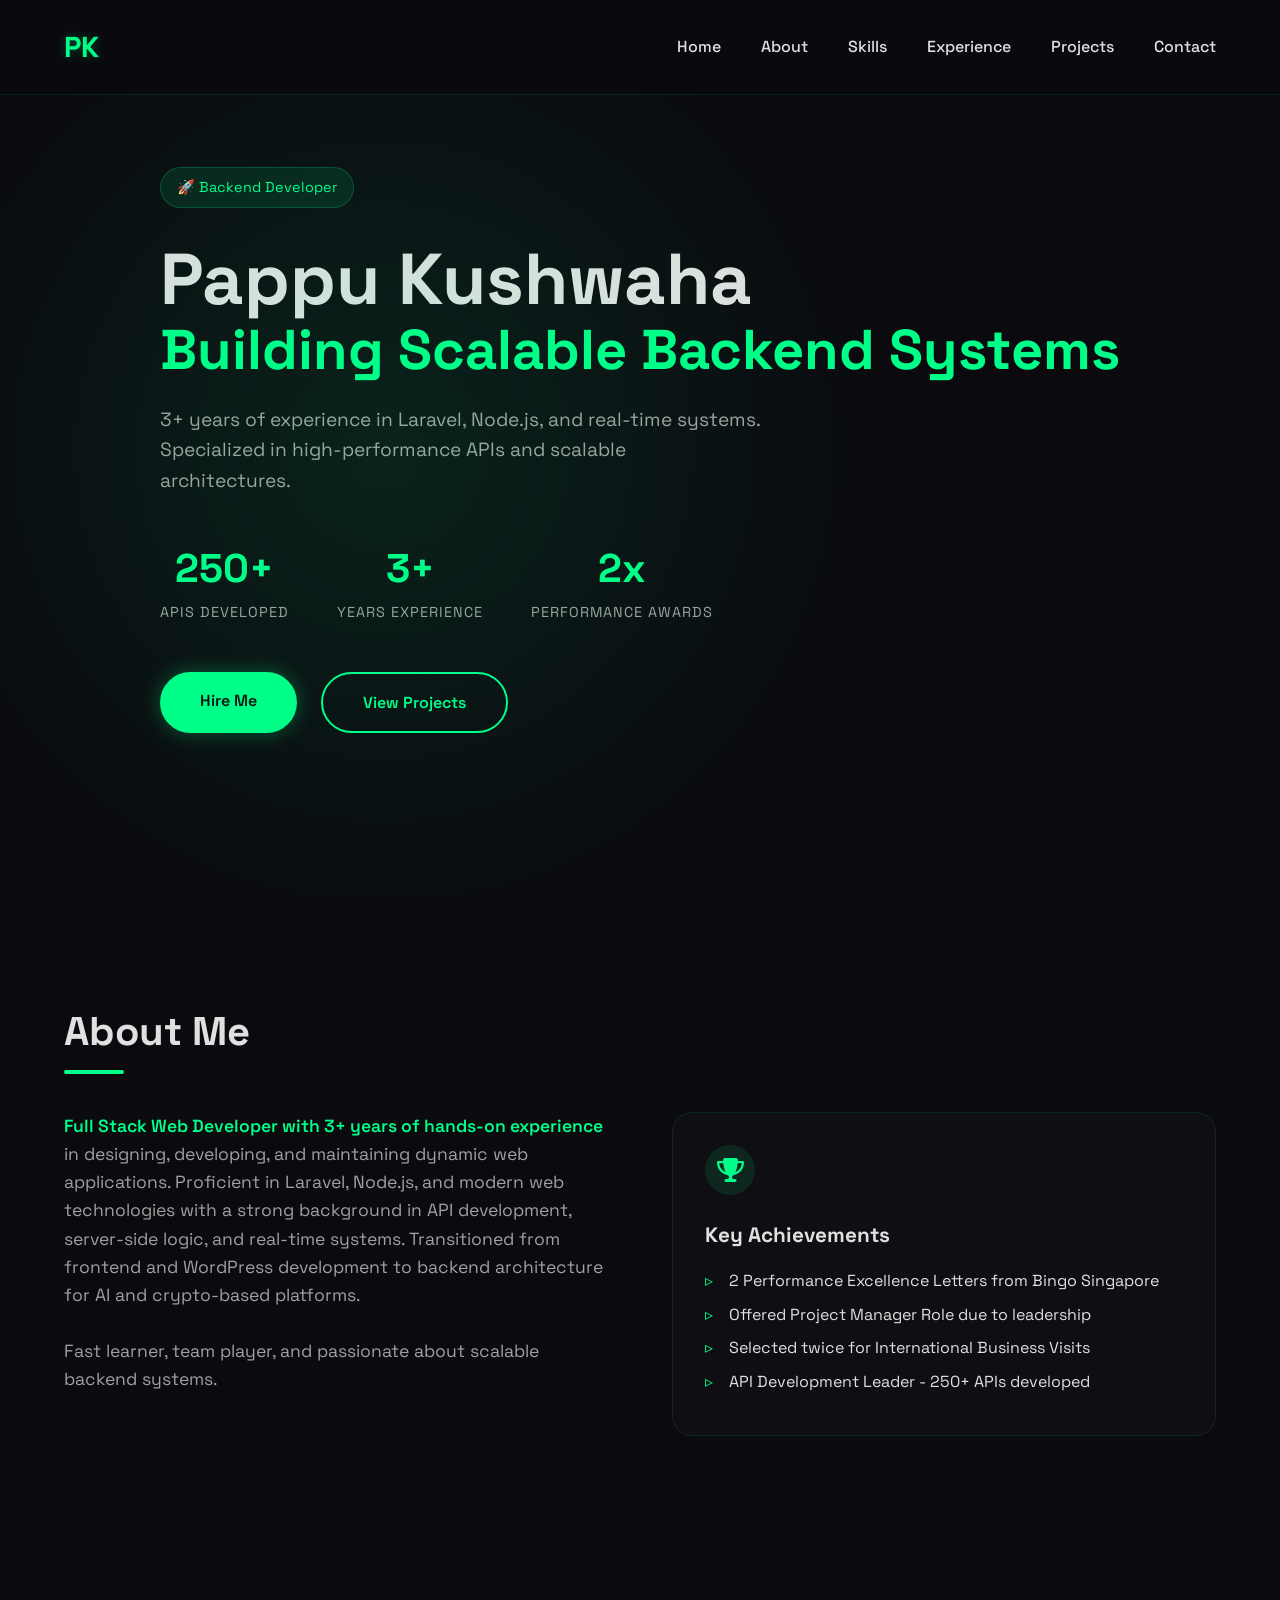
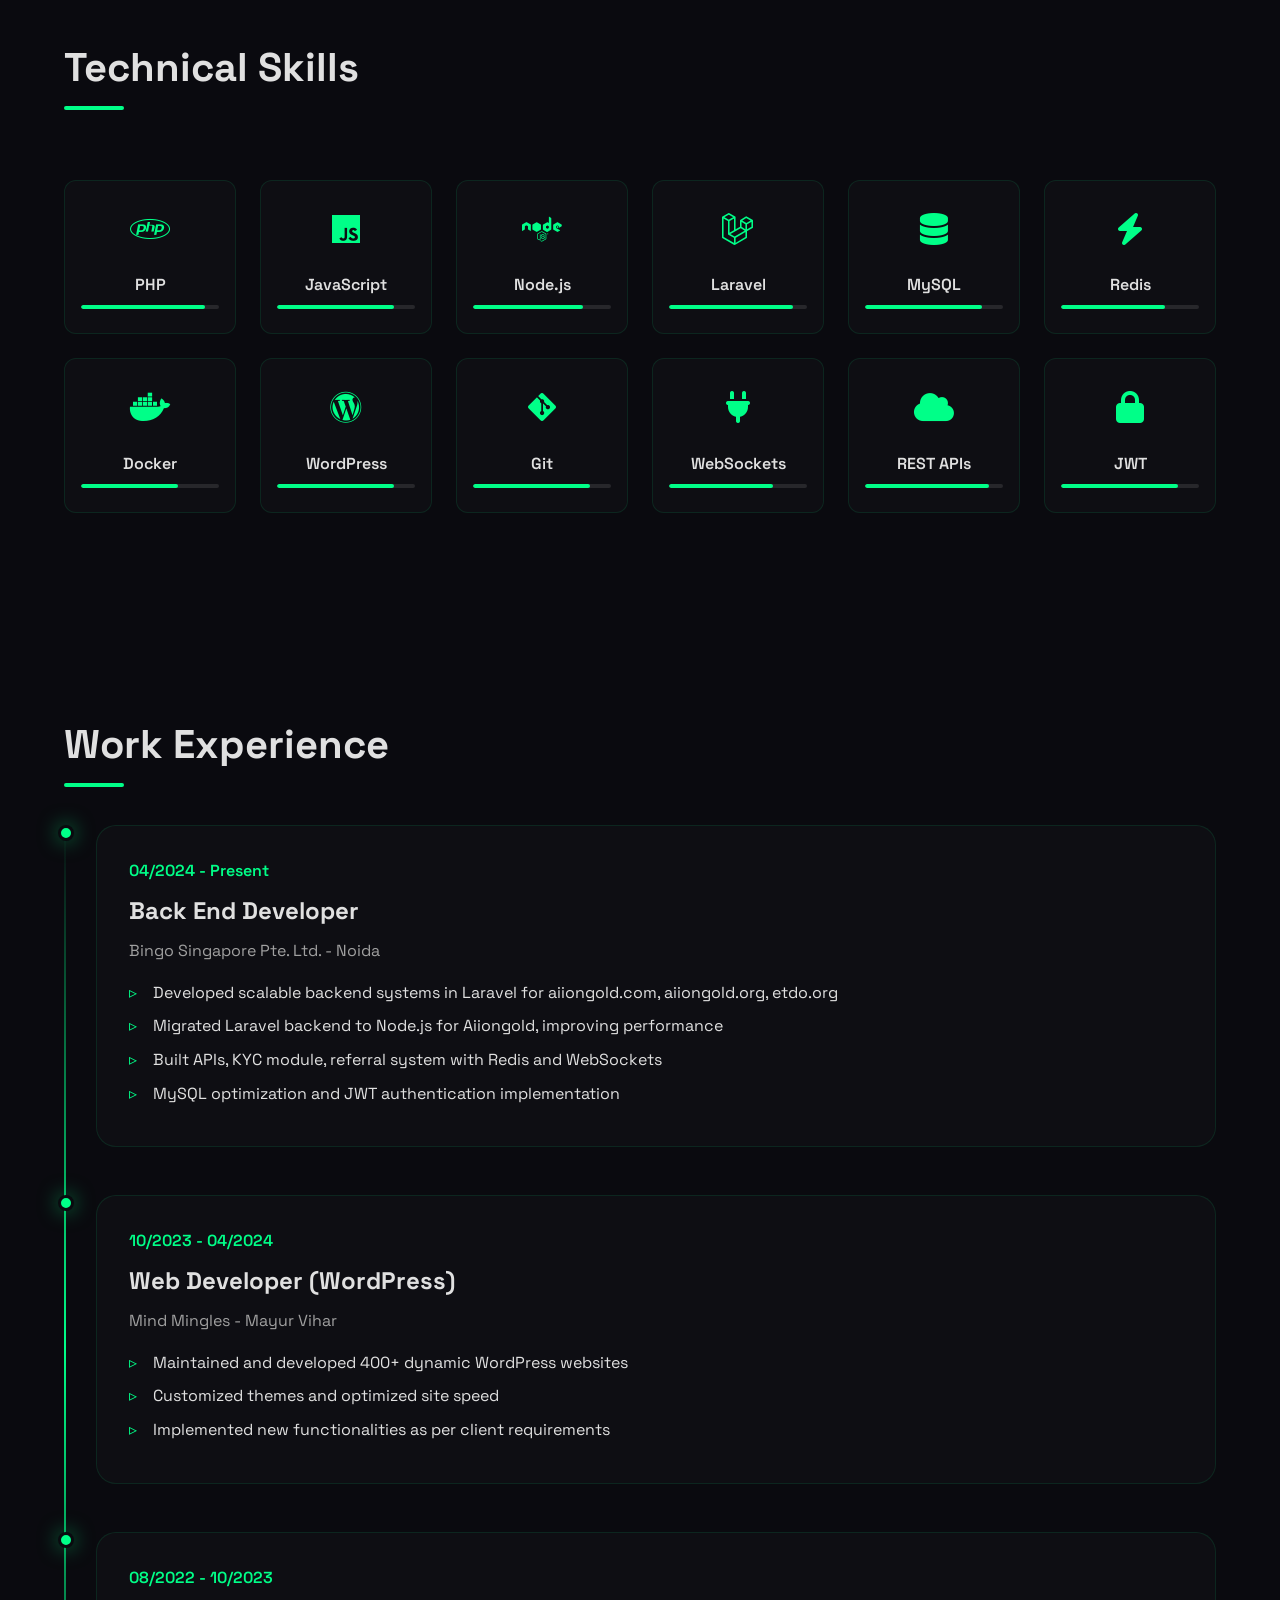
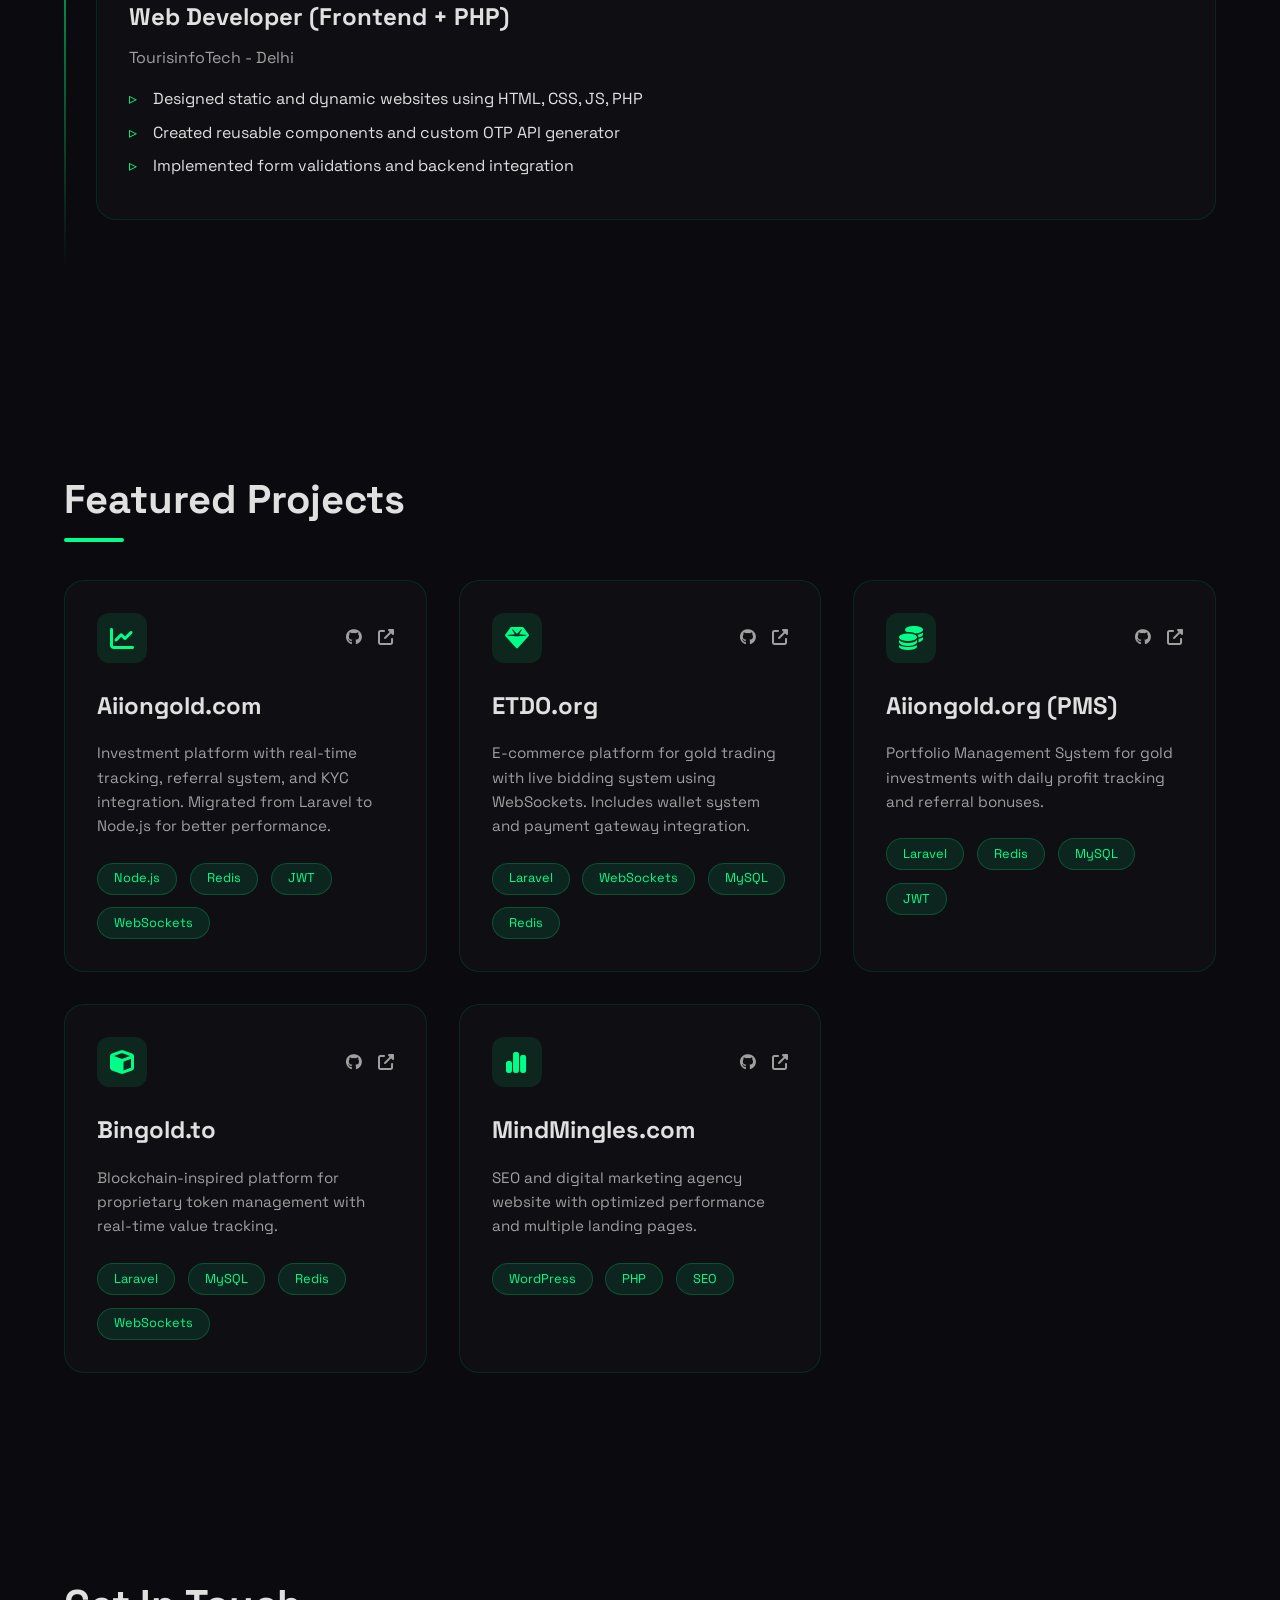
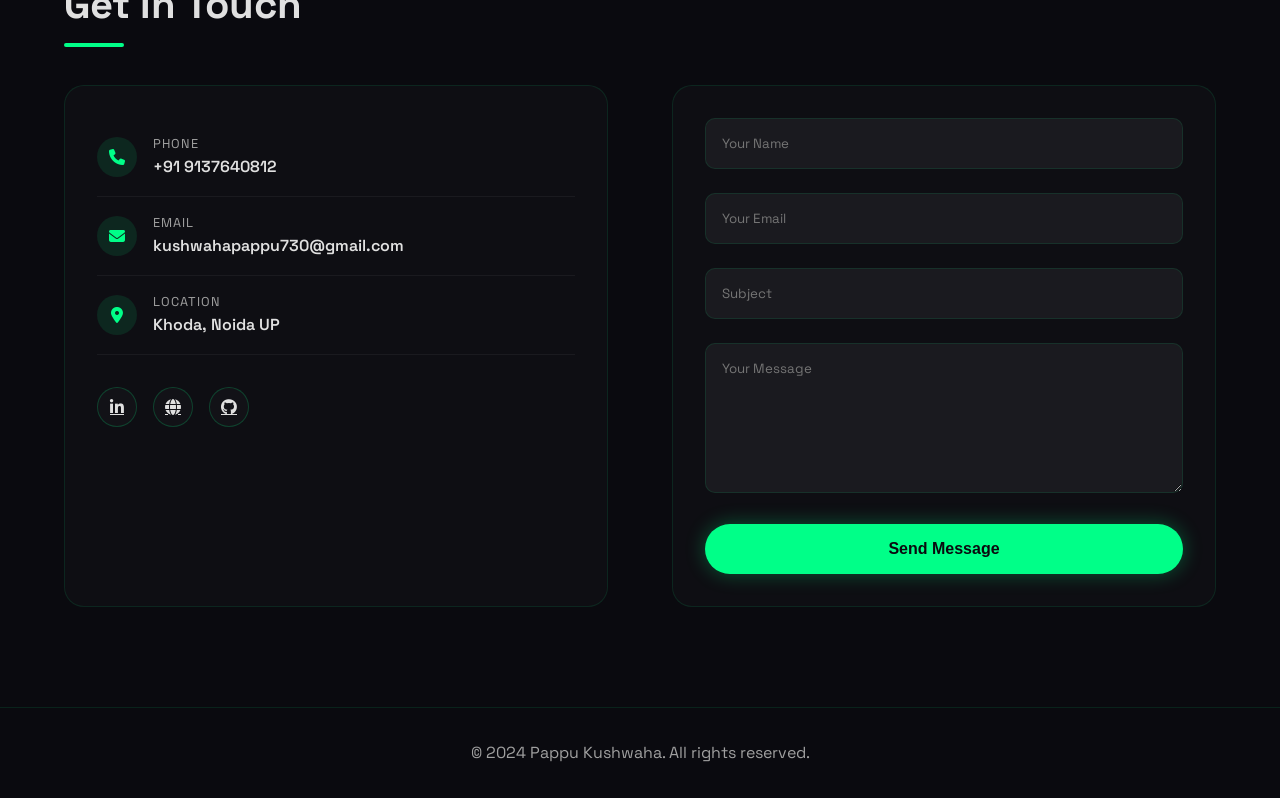
<file: newLook.html>
<!DOCTYPE html>
<html lang="en">
<head>
    <meta charset="UTF-8">
    <meta name="viewport" content="width=device-width, initial-scale=1.0">
    <title>Pappu Kushwaha - Backend Developer</title>
    <!-- Font Awesome -->
    <link rel="stylesheet" href="https://cdnjs.cloudflare.com/ajax/libs/font-awesome/6.5.1/css/all.min.css">
    <!-- Google Fonts -->
    <link href="https://fonts.googleapis.com/css2?family=Space+Grotesk:wght@300;400;500;600;700&display=swap" rel="stylesheet">
    <style>
        * {
            margin: 0;
            padding: 0;
            box-sizing: border-box;
        }

        body {
            font-family: 'Space Grotesk', sans-serif;
            background-color: #0a0a0f;
            color: #e0e0e0;
            line-height: 1.6;
            overflow-x: hidden;
        }

        /* Custom Scrollbar */
        ::-webkit-scrollbar {
            width: 10px;
        }

        ::-webkit-scrollbar-track {
            background: #1a1a1f;
        }

        ::-webkit-scrollbar-thumb {
            background: #00ff88;
            border-radius: 5px;
        }

        ::-webkit-scrollbar-thumb:hover {
            background: #00cc66;
        }

        /* Navigation */
        nav {
            position: fixed;
            top: 0;
            width: 100%;
            padding: 1.5rem 5%;
            display: flex;
            justify-content: space-between;
            align-items: center;
            background: rgba(10, 10, 15, 0.95);
            backdrop-filter: blur(10px);
            z-index: 1000;
            border-bottom: 1px solid rgba(0, 255, 136, 0.1);
        }

        .logo {
            font-size: 1.8rem;
            font-weight: 700;
            color: #00ff88;
            text-shadow: 0 0 10px rgba(0, 255, 136, 0.3);
        }

        .nav-links {
            display: flex;
            gap: 2.5rem;
        }

        .nav-links a {
            color: #e0e0e0;
            text-decoration: none;
            font-weight: 500;
            transition: all 0.3s ease;
            position: relative;
        }

        .nav-links a::after {
            content: '';
            position: absolute;
            bottom: -5px;
            left: 0;
            width: 0;
            height: 2px;
            background: #00ff88;
            transition: width 0.3s ease;
        }

        .nav-links a:hover {
            color: #00ff88;
        }

        .nav-links a:hover::after {
            width: 100%;
        }

        /* Main Content */
        .container {
            max-width: 1400px;
            margin: 0 auto;
            padding: 0 5%;
        }

        /* Hero Section */
        .hero {
            min-height: 100vh;
            display: flex;
            align-items: center;
            position: relative;
            overflow: hidden;
        }

        .hero::before {
            content: '';
            position: absolute;
            top: 0;
            left: 0;
            right: 0;
            bottom: 0;
            background: radial-gradient(circle at 30% 50%, rgba(0, 255, 136, 0.1) 0%, transparent 50%);
            pointer-events: none;
        }

        .hero-content {
            flex: 1;
            z-index: 1;
        }

        .hero-badge {
            display: inline-block;
            padding: 0.5rem 1rem;
            background: rgba(0, 255, 136, 0.1);
            border: 1px solid rgba(0, 255, 136, 0.2);
            border-radius: 50px;
            color: #00ff88;
            font-size: 0.9rem;
            margin-bottom: 2rem;
        }

        .hero h1 {
            font-size: 4.5rem;
            font-weight: 700;
            line-height: 1.1;
            margin-bottom: 1.5rem;
        }

        .hero h1 span {
            color: #00ff88;
            display: block;
            font-size: 3.5rem;
        }

        .hero p {
            font-size: 1.2rem;
            color: #a0a0a0;
            max-width: 600px;
            margin-bottom: 2.5rem;
        }

        .hero-stats {
            display: flex;
            gap: 3rem;
            margin-bottom: 3rem;
        }

        .stat-item {
            text-align: center;
        }

        .stat-number {
            font-size: 2.5rem;
            font-weight: 700;
            color: #00ff88;
        }

        .stat-label {
            font-size: 0.9rem;
            color: #a0a0a0;
            text-transform: uppercase;
            letter-spacing: 1px;
        }

        .hero-buttons {
            display: flex;
            gap: 1.5rem;
        }

        .btn {
            padding: 1rem 2.5rem;
            border-radius: 50px;
            font-weight: 600;
            text-decoration: none;
            transition: all 0.3s ease;
            border: none;
            cursor: pointer;
            font-size: 1rem;
        }

        .btn-primary {
            background: #00ff88;
            color: #0a0a0f;
            box-shadow: 0 0 20px rgba(0, 255, 136, 0.3);
        }

        .btn-primary:hover {
            background: #00cc66;
            transform: translateY(-2px);
            box-shadow: 0 0 30px rgba(0, 255, 136, 0.5);
        }

        .btn-outline {
            background: transparent;
            color: #00ff88;
            border: 2px solid #00ff88;
        }

        .btn-outline:hover {
            background: rgba(0, 255, 136, 0.1);
            transform: translateY(-2px);
        }

        /* About Section */
        .section {
            padding: 100px 0;
        }

        .section-title {
            font-size: 2.5rem;
            margin-bottom: 3rem;
            position: relative;
            display: inline-block;
        }

        .section-title::after {
            content: '';
            position: absolute;
            bottom: -10px;
            left: 0;
            width: 60px;
            height: 4px;
            background: #00ff88;
            border-radius: 2px;
        }

        .about-grid {
            display: grid;
            grid-template-columns: 1fr 1fr;
            gap: 4rem;
        }

        .about-text {
            font-size: 1.1rem;
            color: #a0a0a0;
        }

        .about-highlight {
            color: #00ff88;
            font-weight: 600;
        }

        .achievement-card {
            background: rgba(255, 255, 255, 0.02);
            border: 1px solid rgba(0, 255, 136, 0.1);
            border-radius: 20px;
            padding: 2rem;
            transition: all 0.3s ease;
        }

        .achievement-card:hover {
            transform: translateY(-5px);
            border-color: rgba(0, 255, 136, 0.3);
            box-shadow: 0 10px 30px rgba(0, 0, 0, 0.5);
        }

        .achievement-icon {
            width: 50px;
            height: 50px;
            background: rgba(0, 255, 136, 0.1);
            border-radius: 50%;
            display: flex;
            align-items: center;
            justify-content: center;
            margin-bottom: 1.5rem;
        }

        .achievement-icon i {
            font-size: 1.5rem;
            color: #00ff88;
        }

        .achievement-title {
            font-size: 1.3rem;
            margin-bottom: 1rem;
        }

        .achievement-desc {
            color: #a0a0a0;
            font-size: 0.95rem;
        }

        /* Skills Section */
        .skills-grid {
            display: grid;
            grid-template-columns: repeat(auto-fit, minmax(150px, 1fr));
            gap: 1.5rem;
            margin-top: 2rem;
        }

        .skill-item {
            background: rgba(255, 255, 255, 0.02);
            border: 1px solid rgba(0, 255, 136, 0.1);
            border-radius: 12px;
            padding: 1.5rem 1rem;
            text-align: center;
            transition: all 0.3s ease;
            cursor: pointer;
        }

        .skill-item:hover {
            transform: translateY(-5px);
            border-color: #00ff88;
            background: rgba(0, 255, 136, 0.05);
        }

        .skill-icon {
            font-size: 2rem;
            color: #00ff88;
            margin-bottom: 1rem;
        }

        .skill-name {
            font-weight: 600;
            margin-bottom: 0.5rem;
        }

        .skill-level {
            width: 100%;
            height: 4px;
            background: rgba(255, 255, 255, 0.1);
            border-radius: 2px;
            overflow: hidden;
        }

        .skill-progress {
            height: 100%;
            background: #00ff88;
            border-radius: 2px;
            width: 0;
            transition: width 1s ease;
        }

        /* Experience Section */
        .timeline {
            position: relative;
            padding-left: 2rem;
        }

        .timeline::before {
            content: '';
            position: absolute;
            left: 0;
            top: 0;
            bottom: 0;
            width: 2px;
            background: linear-gradient(to bottom, transparent, #00ff88, transparent);
        }

        .timeline-item {
            position: relative;
            padding-bottom: 3rem;
        }

        .timeline-dot {
            position: absolute;
            left: -2.4rem;
            width: 16px;
            height: 16px;
            border-radius: 50%;
            background: #00ff88;
            border: 3px solid #0a0a0f;
            box-shadow: 0 0 20px rgba(0, 255, 136, 0.5);
        }

        .timeline-content {
            background: rgba(255, 255, 255, 0.02);
            border: 1px solid rgba(0, 255, 136, 0.1);
            border-radius: 20px;
            padding: 2rem;
        }

        .timeline-date {
            color: #00ff88;
            font-weight: 600;
            margin-bottom: 0.5rem;
        }

        .timeline-title {
            font-size: 1.5rem;
            margin-bottom: 0.5rem;
        }

        .timeline-subtitle {
            color: #a0a0a0;
            margin-bottom: 1rem;
        }

        .timeline-list {
            list-style: none;
        }

        .timeline-list li {
            margin-bottom: 0.5rem;
            padding-left: 1.5rem;
            position: relative;
        }

        .timeline-list li::before {
            content: '▹';
            position: absolute;
            left: 0;
            color: #00ff88;
        }

        /* Projects Section */
        .projects-grid {
            display: grid;
            grid-template-columns: repeat(auto-fit, minmax(350px, 1fr));
            gap: 2rem;
        }

        .project-card {
            background: rgba(255, 255, 255, 0.02);
            border: 1px solid rgba(0, 255, 136, 0.1);
            border-radius: 20px;
            padding: 2rem;
            transition: all 0.3s ease;
        }

        .project-card:hover {
            transform: translateY(-10px);
            border-color: #00ff88;
            box-shadow: 0 20px 40px rgba(0, 0, 0, 0.5);
        }

        .project-header {
            display: flex;
            justify-content: space-between;
            align-items: center;
            margin-bottom: 1.5rem;
        }

        .project-icon {
            width: 50px;
            height: 50px;
            background: rgba(0, 255, 136, 0.1);
            border-radius: 12px;
            display: flex;
            align-items: center;
            justify-content: center;
        }

        .project-icon i {
            font-size: 1.5rem;
            color: #00ff88;
        }

        .project-links {
            display: flex;
            gap: 1rem;
        }

        .project-links a {
            color: #a0a0a0;
            transition: all 0.3s ease;
        }

        .project-links a:hover {
            color: #00ff88;
        }

        .project-title {
            font-size: 1.5rem;
            margin-bottom: 1rem;
        }

        .project-desc {
            color: #a0a0a0;
            margin-bottom: 1.5rem;
            font-size: 0.95rem;
        }

        .project-tech {
            display: flex;
            flex-wrap: wrap;
            gap: 0.8rem;
        }

        .tech-tag {
            padding: 0.3rem 1rem;
            background: rgba(0, 255, 136, 0.1);
            border: 1px solid rgba(0, 255, 136, 0.2);
            border-radius: 50px;
            font-size: 0.8rem;
            color: #00ff88;
        }

        /* Contact Section */
        .contact-grid {
            display: grid;
            grid-template-columns: 1fr 1fr;
            gap: 4rem;
        }

        .contact-info {
            background: rgba(255, 255, 255, 0.02);
            border: 1px solid rgba(0, 255, 136, 0.1);
            border-radius: 20px;
            padding: 2rem;
        }

        .contact-item {
            display: flex;
            align-items: center;
            gap: 1rem;
            padding: 1rem 0;
            border-bottom: 1px solid rgba(255, 255, 255, 0.05);
        }

        .contact-item:last-child {
            border-bottom: none;
        }

        .contact-icon {
            width: 40px;
            height: 40px;
            background: rgba(0, 255, 136, 0.1);
            border-radius: 50%;
            display: flex;
            align-items: center;
            justify-content: center;
        }

        .contact-icon i {
            color: #00ff88;
        }

        .contact-text {
            flex: 1;
        }

        .contact-label {
            font-size: 0.8rem;
            color: #a0a0a0;
            text-transform: uppercase;
            letter-spacing: 1px;
        }

        .contact-value {
            font-weight: 600;
        }

        .social-links {
            display: flex;
            gap: 1rem;
            margin-top: 2rem;
        }

        .social-link {
            width: 40px;
            height: 40px;
            background: rgba(255, 255, 255, 0.02);
            border: 1px solid rgba(0, 255, 136, 0.2);
            border-radius: 50%;
            display: flex;
            align-items: center;
            justify-content: center;
            color: #e0e0e0;
            transition: all 0.3s ease;
        }

        .social-link:hover {
            background: #00ff88;
            color: #0a0a0f;
            transform: translateY(-3px);
        }

        .contact-form {
            background: rgba(255, 255, 255, 0.02);
            border: 1px solid rgba(0, 255, 136, 0.1);
            border-radius: 20px;
            padding: 2rem;
        }

        .form-group {
            margin-bottom: 1.5rem;
        }

        .form-input {
            width: 100%;
            padding: 1rem;
            background: rgba(255, 255, 255, 0.05);
            border: 1px solid rgba(0, 255, 136, 0.1);
            border-radius: 10px;
            color: #e0e0e0;
            font-family: inherit;
            transition: all 0.3s ease;
        }

        .form-input:focus {
            outline: none;
            border-color: #00ff88;
            background: rgba(0, 255, 136, 0.05);
        }

        textarea.form-input {
            min-height: 150px;
            resize: vertical;
        }

        /* Footer */
        footer {
            padding: 2rem 0;
            text-align: center;
            border-top: 1px solid rgba(0, 255, 136, 0.1);
            color: #a0a0a0;
        }

        /* Responsive Design */
        @media (max-width: 768px) {
            .nav-links {
                display: none;
            }

            .hero h1 {
                font-size: 3rem;
            }

            .hero h1 span {
                font-size: 2.5rem;
            }

            .hero-stats {
                flex-direction: column;
                gap: 1.5rem;
            }

            .about-grid,
            .contact-grid {
                grid-template-columns: 1fr;
            }

            .projects-grid {
                grid-template-columns: 1fr;
            }

            .section {
                padding: 60px 0;
            }
        }

        /* Animation Classes */
        .fade-in {
            opacity: 0;
            transform: translateY(20px);
            transition: all 0.6s ease;
        }

        .fade-in.visible {
            opacity: 1;
            transform: translateY(0);
        }
    </style>
</head>
<body>
    <nav>
        <div class="logo">PK</div>
        <div class="nav-links">
            <a href="#home">Home</a>
            <a href="#about">About</a>
            <a href="#skills">Skills</a>
            <a href="#experience">Experience</a>
            <a href="#projects">Projects</a>
            <a href="#contact">Contact</a>
        </div>
    </nav>

    <main>
        <!-- Hero Section -->
        <section id="home" class="hero">
            <div class="container">
                <div class="hero-content">
                    <span class="hero-badge">🚀 Backend Developer</span>
                    <h1>
                        Pappu Kushwaha
                        <span>Building Scalable Backend Systems</span>
                    </h1>
                    <p>3+ years of experience in Laravel, Node.js, and real-time systems. Specialized in high-performance APIs and scalable architectures.</p>
                    
                    <div class="hero-stats">
                        <div class="stat-item">
                            <div class="stat-number">250+</div>
                            <div class="stat-label">APIs Developed</div>
                        </div>
                        <div class="stat-item">
                            <div class="stat-number">3+</div>
                            <div class="stat-label">Years Experience</div>
                        </div>
                        <div class="stat-item">
                            <div class="stat-number">2x</div>
                            <div class="stat-label">Performance Awards</div>
                        </div>
                    </div>

                    <div class="hero-buttons">
                        <a href="#contact" class="btn btn-primary">Hire Me</a>
                        <a href="#projects" class="btn btn-outline">View Projects</a>
                    </div>
                </div>
            </div>
        </section>

        <!-- About Section -->
        <section id="about" class="section">
            <div class="container">
                <h2 class="section-title">About Me</h2>
                
                <div class="about-grid">
                    <div class="about-text">
                        <p class="about-highlight">Full Stack Web Developer with 3+ years of hands-on experience</p>
                        <p>in designing, developing, and maintaining dynamic web applications. Proficient in Laravel, Node.js, and modern web technologies with a strong background in API development, server-side logic, and real-time systems. Transitioned from frontend and WordPress development to backend architecture for AI and crypto-based platforms.</p>
                        <br>
                        <p>Fast learner, team player, and passionate about scalable backend systems.</p>
                    </div>

                    <div class="achievement-card">
                        <div class="achievement-icon">
                            <i class="fas fa-trophy"></i>
                        </div>
                        <h3 class="achievement-title">Key Achievements</h3>
                        <ul class="timeline-list" style="margin-top: 1rem;">
                            <li>2 Performance Excellence Letters from Bingo Singapore</li>
                            <li>Offered Project Manager Role due to leadership</li>
                            <li>Selected twice for International Business Visits</li>
                            <li>API Development Leader - 250+ APIs developed</li>
                        </ul>
                    </div>
                </div>
            </div>
        </section>

        <!-- Skills Section -->
        <section id="skills" class="section">
            <div class="container">
                <h2 class="section-title">Technical Skills</h2>
                
                <div class="skills-grid" id="skills-grid">
                    <!-- Skills will be populated by JavaScript -->
                </div>
            </div>
        </section>

        <!-- Experience Section -->
        <section id="experience" class="section">
            <div class="container">
                <h2 class="section-title">Work Experience</h2>
                
                <div class="timeline">
                    <!-- Bingo Singapore -->
                    <div class="timeline-item">
                        <div class="timeline-dot"></div>
                        <div class="timeline-content">
                            <div class="timeline-date">04/2024 - Present</div>
                            <h3 class="timeline-title">Back End Developer</h3>
                            <div class="timeline-subtitle">Bingo Singapore Pte. Ltd. - Noida</div>
                            <ul class="timeline-list">
                                <li>Developed scalable backend systems in Laravel for aiiongold.com, aiiongold.org, etdo.org</li>
                                <li>Migrated Laravel backend to Node.js for Aiiongold, improving performance</li>
                                <li>Built APIs, KYC module, referral system with Redis and WebSockets</li>
                                <li>MySQL optimization and JWT authentication implementation</li>
                            </ul>
                        </div>
                    </div>

                    <!-- Mind Mingles -->
                    <div class="timeline-item">
                        <div class="timeline-dot"></div>
                        <div class="timeline-content">
                            <div class="timeline-date">10/2023 - 04/2024</div>
                            <h3 class="timeline-title">Web Developer (WordPress)</h3>
                            <div class="timeline-subtitle">Mind Mingles - Mayur Vihar</div>
                            <ul class="timeline-list">
                                <li>Maintained and developed 400+ dynamic WordPress websites</li>
                                <li>Customized themes and optimized site speed</li>
                                <li>Implemented new functionalities as per client requirements</li>
                            </ul>
                        </div>
                    </div>

                    <!-- TourisinfoTech -->
                    <div class="timeline-item">
                        <div class="timeline-dot"></div>
                        <div class="timeline-content">
                            <div class="timeline-date">08/2022 - 10/2023</div>
                            <h3 class="timeline-title">Web Developer (Frontend + PHP)</h3>
                            <div class="timeline-subtitle">TourisinfoTech - Delhi</div>
                            <ul class="timeline-list">
                                <li>Designed static and dynamic websites using HTML, CSS, JS, PHP</li>
                                <li>Created reusable components and custom OTP API generator</li>
                                <li>Implemented form validations and backend integration</li>
                            </ul>
                        </div>
                    </div>
                </div>
            </div>
        </section>

        <!-- Projects Section -->
        <section id="projects" class="section">
            <div class="container">
                <h2 class="section-title">Featured Projects</h2>
                
                <div class="projects-grid" id="projects-grid">
                    <!-- Projects will be populated by JavaScript -->
                </div>
            </div>
        </section>

        <!-- Contact Section -->
        <section id="contact" class="section">
            <div class="container">
                <h2 class="section-title">Get In Touch</h2>
                
                <div class="contact-grid">
                    <div class="contact-info">
                        <div class="contact-item">
                            <div class="contact-icon">
                                <i class="fas fa-phone"></i>
                            </div>
                            <div class="contact-text">
                                <div class="contact-label">Phone</div>
                                <div class="contact-value">+91 9137640812</div>
                            </div>
                        </div>
                        
                        <div class="contact-item">
                            <div class="contact-icon">
                                <i class="fas fa-envelope"></i>
                            </div>
                            <div class="contact-text">
                                <div class="contact-label">Email</div>
                                <div class="contact-value">kushwahapappu730@gmail.com</div>
                            </div>
                        </div>
                        
                        <div class="contact-item">
                            <div class="contact-icon">
                                <i class="fas fa-location-dot"></i>
                            </div>
                            <div class="contact-text">
                                <div class="contact-label">Location</div>
                                <div class="contact-value">Khoda, Noida UP</div>
                            </div>
                        </div>

                        <div class="social-links">
                            <a href="https://www.linkedin.com/in/pappu-kushwaha-78897223a/" class="social-link" target="_blank">
                                <i class="fab fa-linkedin-in"></i>
                            </a>
                            <a href="https://pappukush.netlify.app/" class="social-link" target="_blank">
                                <i class="fas fa-globe"></i>
                            </a>
                            <a href="#" class="social-link">
                                <i class="fab fa-github"></i>
                            </a>
                        </div>
                    </div>

                    <div class="contact-form">
                        <form id="contact-form">
                            <div class="form-group">
                                <input type="text" class="form-input" placeholder="Your Name" required>
                            </div>
                            <div class="form-group">
                                <input type="email" class="form-input" placeholder="Your Email" required>
                            </div>
                            <div class="form-group">
                                <input type="text" class="form-input" placeholder="Subject">
                            </div>
                            <div class="form-group">
                                <textarea class="form-input" placeholder="Your Message" required></textarea>
                            </div>
                            <button type="submit" class="btn btn-primary" style="width: 100%;">Send Message</button>
                        </form>
                    </div>
                </div>
            </div>
        </section>
    </main>

    <footer>
        <div class="container">
            <p>&copy; 2024 Pappu Kushwaha. All rights reserved.</p>
        </div>
    </footer>

    <script>
        // Skills Data
        const skills = [
            { name: 'PHP', icon: 'fab fa-php', level: 90 },
            { name: 'JavaScript', icon: 'fab fa-js', level: 85 },
            { name: 'Node.js', icon: 'fab fa-node', level: 80 },
            { name: 'Laravel', icon: 'fab fa-laravel', level: 90 },
            { name: 'MySQL', icon: 'fas fa-database', level: 85 },
            { name: 'Redis', icon: 'fas fa-bolt', level: 75 },
            { name: 'Docker', icon: 'fab fa-docker', level: 70 },
            { name: 'WordPress', icon: 'fab fa-wordpress', level: 85 },
            { name: 'Git', icon: 'fab fa-git-alt', level: 85 },
            { name: 'WebSockets', icon: 'fas fa-plug', level: 75 },
            { name: 'REST APIs', icon: 'fas fa-cloud', level: 90 },
            { name: 'JWT', icon: 'fas fa-lock', level: 85 }
        ];

        // Projects Data
        const projects = [
            {
                title: 'Aiiongold.com',
                desc: 'Investment platform with real-time tracking, referral system, and KYC integration. Migrated from Laravel to Node.js for better performance.',
                tech: ['Node.js', 'Redis', 'JWT', 'WebSockets'],
                icon: 'fa-chart-line'
            },
            {
                title: 'ETDO.org',
                desc: 'E-commerce platform for gold trading with live bidding system using WebSockets. Includes wallet system and payment gateway integration.',
                tech: ['Laravel', 'WebSockets', 'MySQL', 'Redis'],
                icon: 'fa-gem'
            },
            {
                title: 'Aiiongold.org (PMS)',
                desc: 'Portfolio Management System for gold investments with daily profit tracking and referral bonuses.',
                tech: ['Laravel', 'Redis', 'MySQL', 'JWT'],
                icon: 'fa-coins'
            },
            {
                title: 'Bingold.to',
                desc: 'Blockchain-inspired platform for proprietary token management with real-time value tracking.',
                tech: ['Laravel', 'MySQL', 'Redis', 'WebSockets'],
                icon: 'fa-cube'
            },
            {
                title: 'MindMingles.com',
                desc: 'SEO and digital marketing agency website with optimized performance and multiple landing pages.',
                tech: ['WordPress', 'PHP', 'SEO'],
                icon: 'fa-chart-simple'
            }
        ];

        // Populate Skills
        function populateSkills() {
            const skillsGrid = document.getElementById('skills-grid');
            skills.forEach(skill => {
                const skillItem = document.createElement('div');
                skillItem.className = 'skill-item';
                skillItem.innerHTML = `
                    <div class="skill-icon">
                        <i class="${skill.icon}"></i>
                    </div>
                    <div class="skill-name">${skill.name}</div>
                    <div class="skill-level">
                        <div class="skill-progress" style="width: ${skill.level}%"></div>
                    </div>
                `;
                skillsGrid.appendChild(skillItem);
            });
        }

        // Populate Projects
        function populateProjects() {
            const projectsGrid = document.getElementById('projects-grid');
            projects.forEach(project => {
                const projectCard = document.createElement('div');
                projectCard.className = 'project-card';
                projectCard.innerHTML = `
                    <div class="project-header">
                        <div class="project-icon">
                            <i class="fas ${project.icon}"></i>
                        </div>
                        <div class="project-links">
                            <a href="#"><i class="fab fa-github"></i></a>
                            <a href="#"><i class="fas fa-external-link-alt"></i></a>
                        </div>
                    </div>
                    <h3 class="project-title">${project.title}</h3>
                    <p class="project-desc">${project.desc}</p>
                    <div class="project-tech">
                        ${project.tech.map(t => `<span class="tech-tag">${t}</span>`).join('')}
                    </div>
                `;
                projectsGrid.appendChild(projectCard);
            });
        }

        // Smooth Scroll
        document.querySelectorAll('a[href^="#"]').forEach(anchor => {
            anchor.addEventListener('click', function (e) {
                e.preventDefault();
                const target = document.querySelector(this.getAttribute('href'));
                if (target) {
                    target.scrollIntoView({
                        behavior: 'smooth',
                        block: 'start'
                    });
                }
            });
        });

        // Form Submission
        document.getElementById('contact-form').addEventListener('submit', function(e) {
            e.preventDefault();
            alert('Thank you for your message! I will get back to you soon.');
            this.reset();
        });

        // Intersection Observer for fade-in animation
        const observer = new IntersectionObserver((entries) => {
            entries.forEach(entry => {
                if (entry.isIntersecting) {
                    entry.target.classList.add('visible');
                }
            });
        }, { threshold: 0.1 });

        // Add fade-in class to sections and observe them
        document.querySelectorAll('.section, .hero, .project-card, .skill-item').forEach(el => {
            el.classList.add('fade-in');
            observer.observe(el);
        });

        // Initialize
        populateSkills();
        populateProjects();

        // Navbar background change on scroll
        window.addEventListener('scroll', function() {
            const nav = document.querySelector('nav');
            if (window.scrollY > 100) {
                nav.style.background = 'rgba(10, 10, 15, 0.98)';
            } else {
                nav.style.background = 'rgba(10, 10, 15, 0.95)';
            }
        });
    </script>
</body>
</html>
</file>
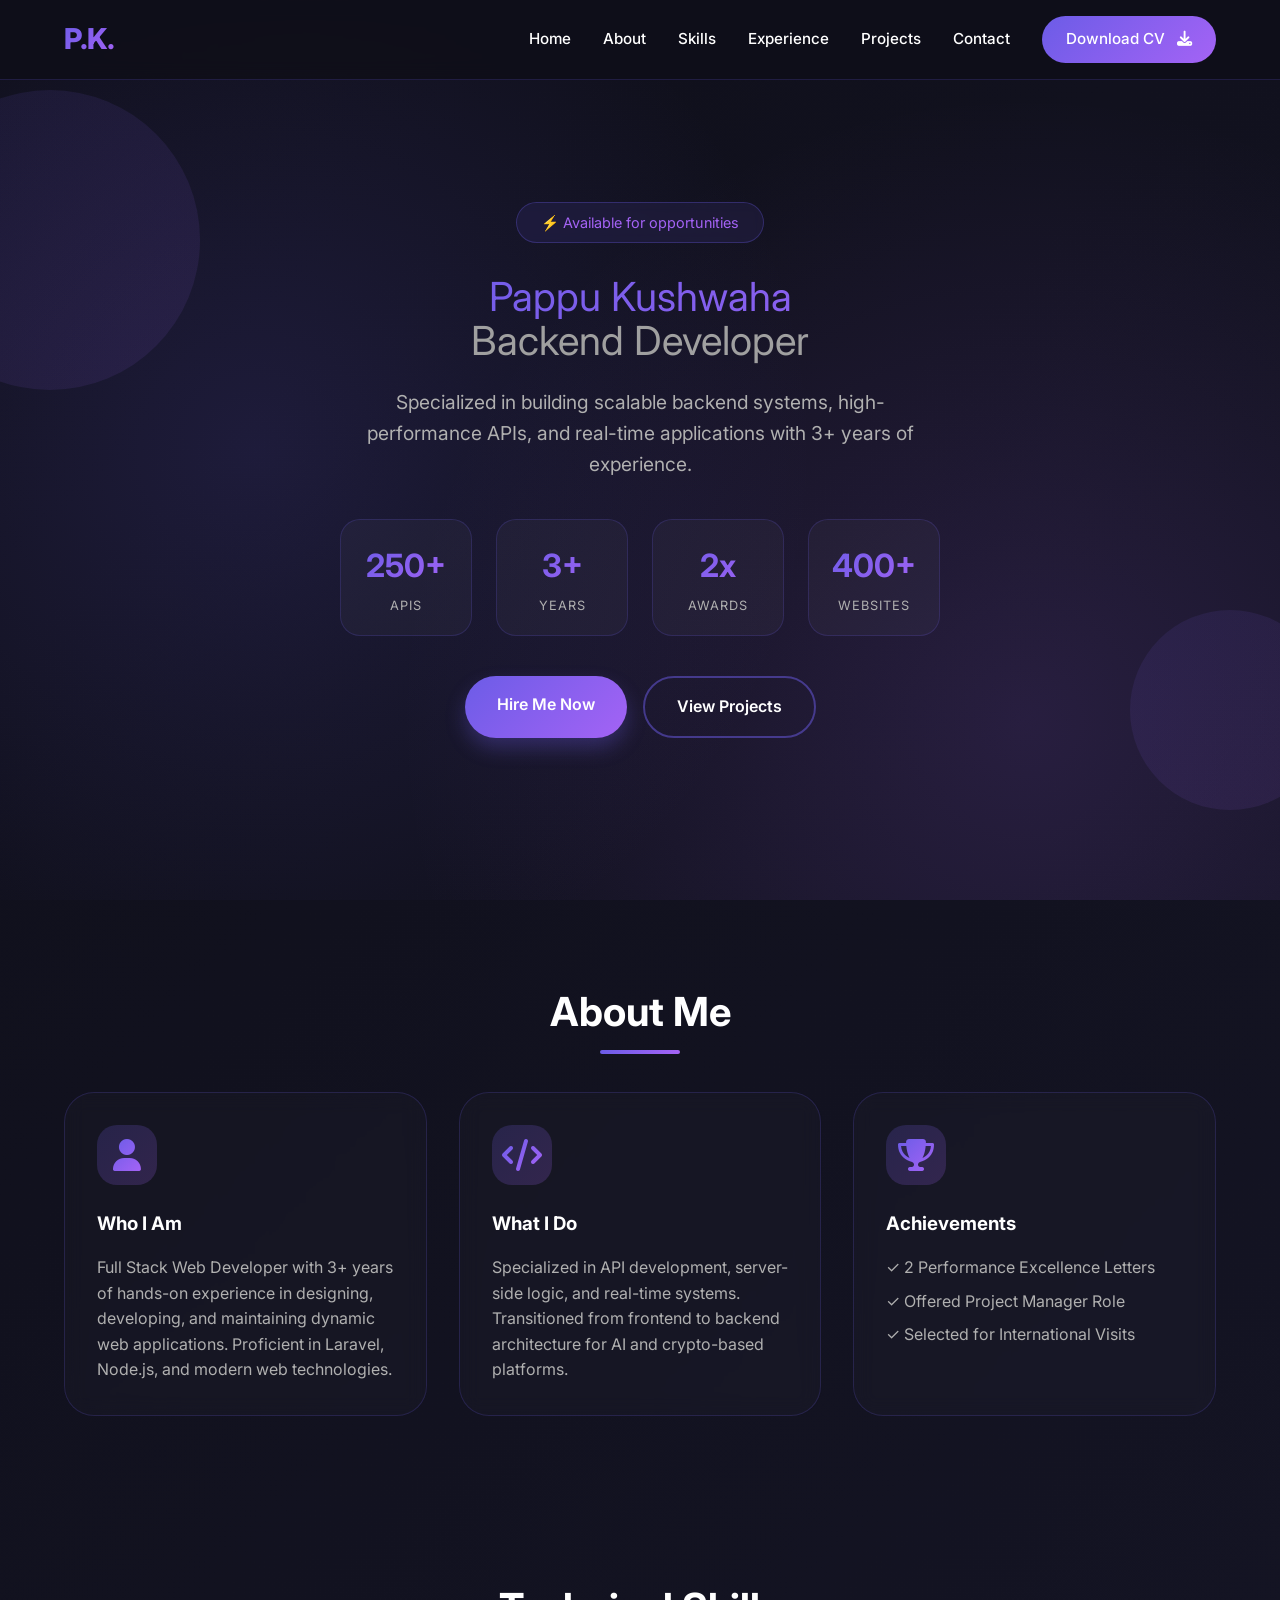
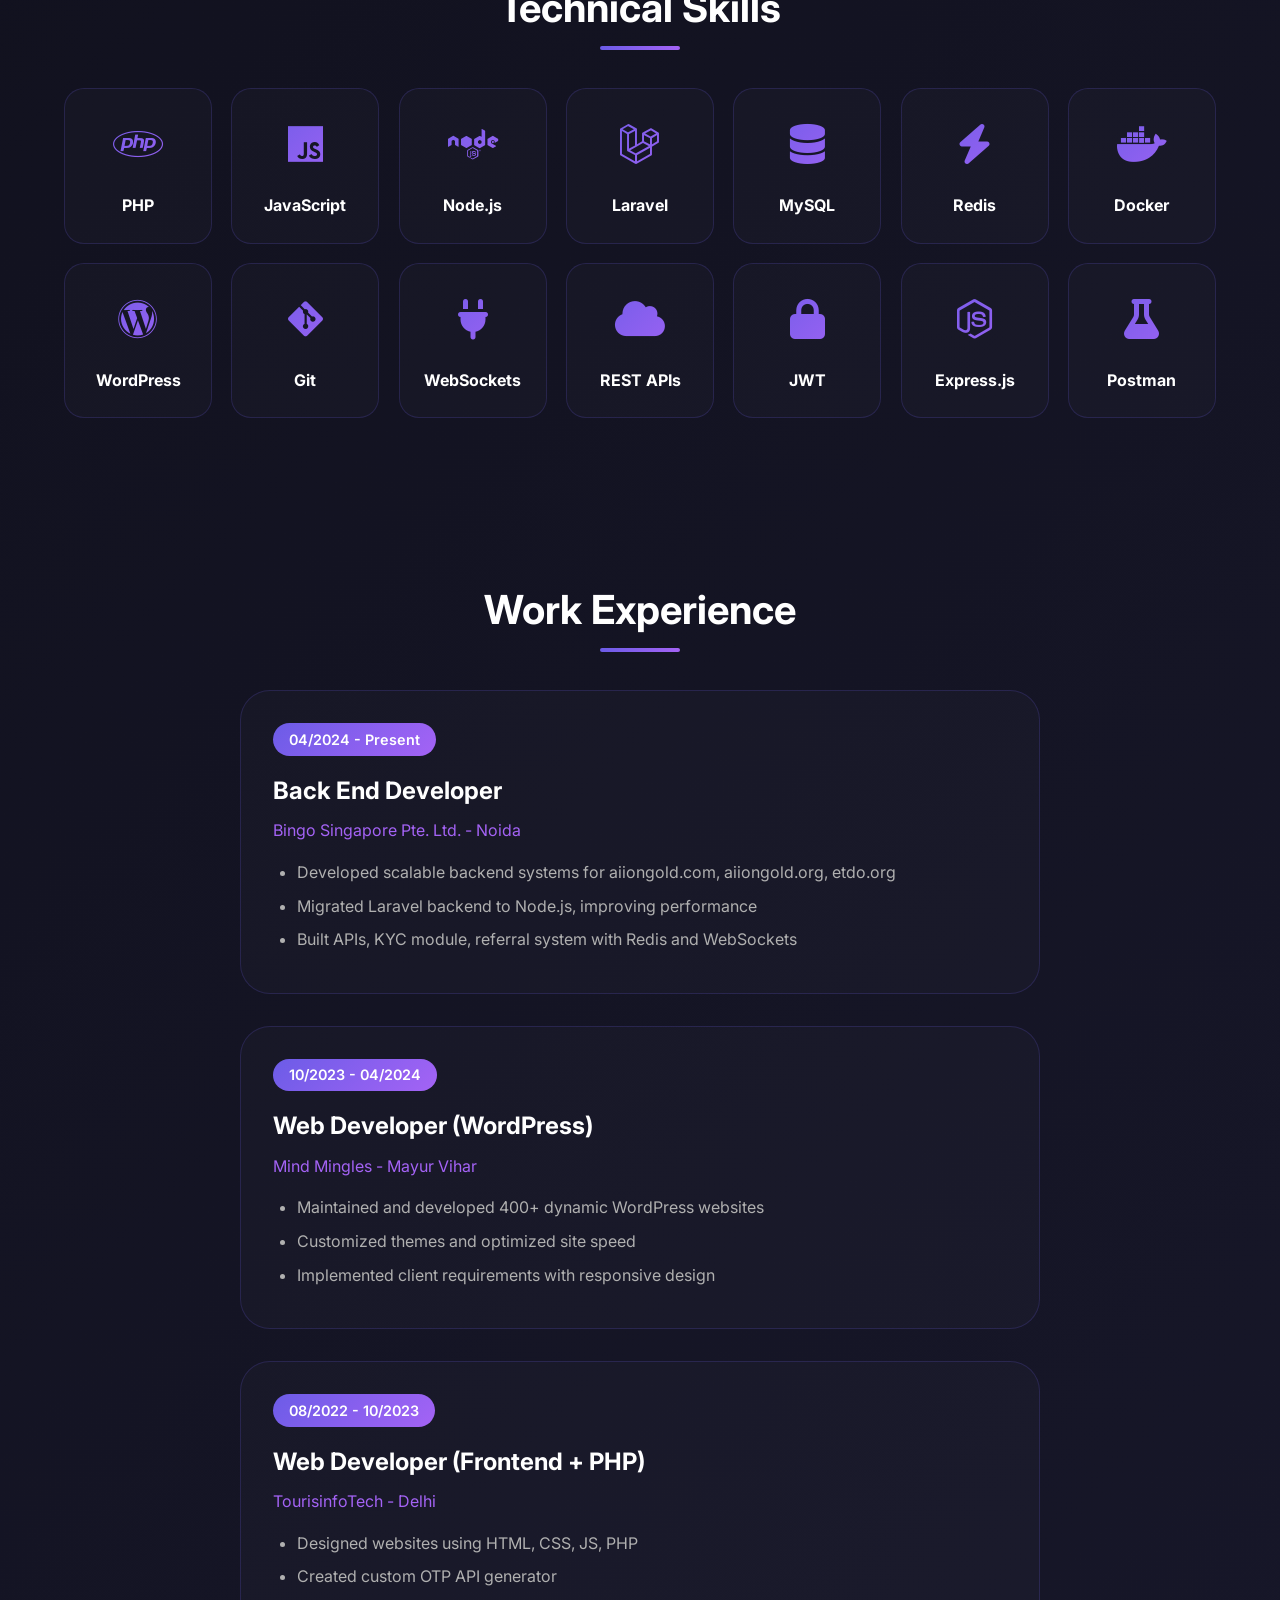
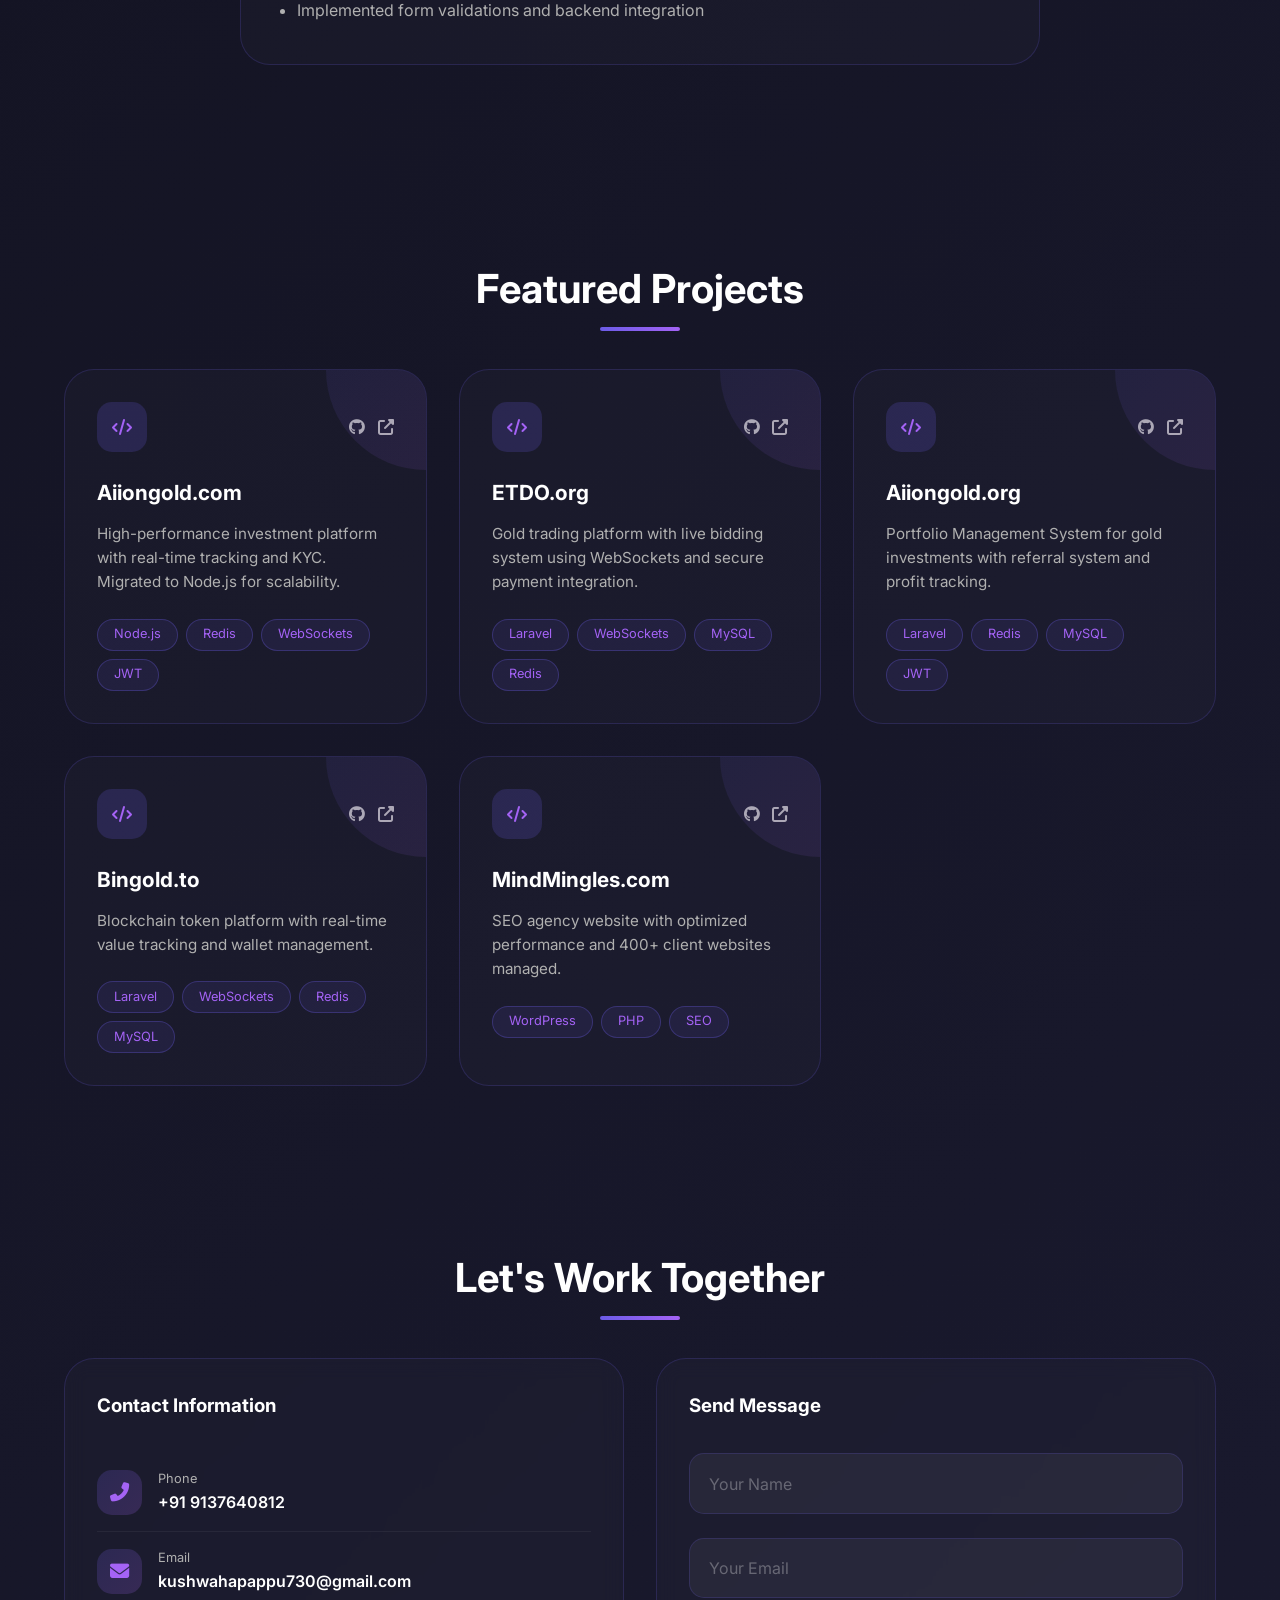
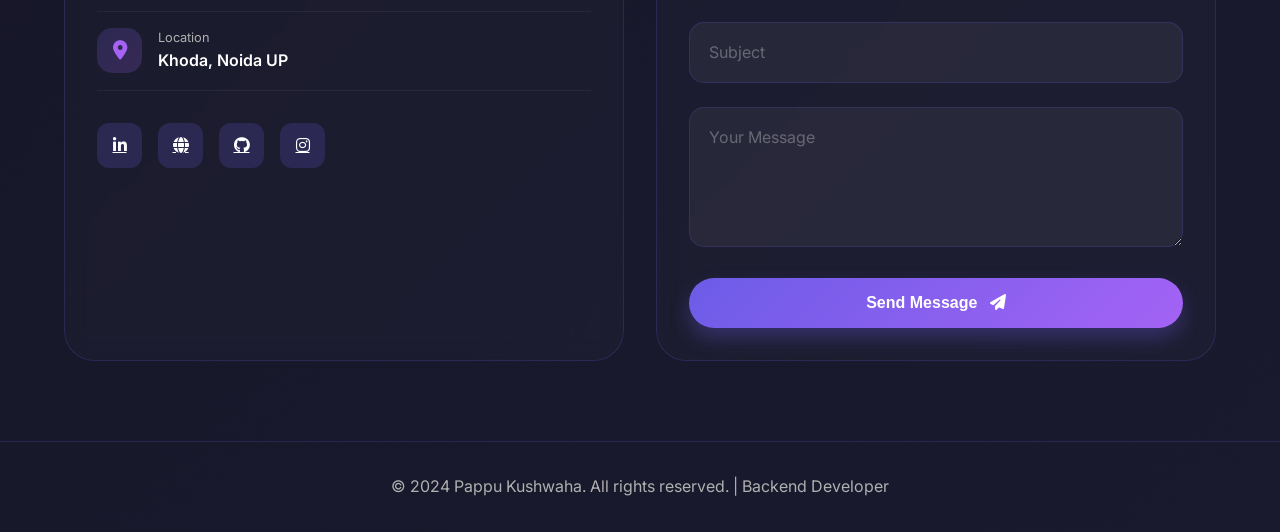
<file: newoldindex.html>
<!DOCTYPE html>
<html lang="en">

<head>
    <meta charset="UTF-8">
    <meta name="viewport" content="width=device-width, initial-scale=1.0, maximum-scale=1.0, user-scalable=yes">
    <title>Pappu Kushwaha - Senior Backend Developer</title>
    <!-- Font Awesome 6 -->
    <link rel="stylesheet" href="https://cdnjs.cloudflare.com/ajax/libs/font-awesome/6.5.1/css/all.min.css">
    <!-- Google Fonts -->
    <link href="https://fonts.googleapis.com/css2?family=Inter:wght@300;400;500;600;700;800&display=swap"
        rel="stylesheet">
    <!-- AOS Animation Library -->
    <link rel="shortcut icon" href="images/pappu.jpg" type="image/x-icon">
    <link href="https://unpkg.com/aos@2.3.1/dist/aos.css" rel="stylesheet">
    <style>
        * {
            margin: 0;
            padding: 0;
            box-sizing: border-box;
        }

        body {
            font-family: 'Inter', sans-serif;
            background: linear-gradient(135deg, #0f0f1a 0%, #1a1a2f 100%);
            color: #ffffff;
            line-height: 1.6;
            overflow-x: hidden;
        }

        /* Custom Scrollbar */
        ::-webkit-scrollbar {
            width: 8px;
        }

        ::-webkit-scrollbar-track {
            background: rgba(255, 255, 255, 0.05);
        }

        ::-webkit-scrollbar-thumb {
            background: linear-gradient(180deg, #6c5ce7, #a463f5);
            border-radius: 10px;
        }

        /* Glass Morphism Effect */
        .glass {
            background: rgba(255, 255, 255, 0.03);
            backdrop-filter: blur(10px);
            border: 1px solid rgba(255, 255, 255, 0.05);
            border-radius: 20px;
        }

        /* Navigation - Mobile First */
        nav {
            position: fixed;
            top: 0;
            width: 100%;
            padding: 1rem 5%;
            display: flex;
            justify-content: space-between;
            align-items: center;
            background: rgba(15, 15, 26, 0.95);
            backdrop-filter: blur(10px);
            z-index: 1000;
            border-bottom: 1px solid rgba(108, 92, 231, 0.2);
        }

        .logo {
            font-size: 1.8rem;
            font-weight: 800;
            background: linear-gradient(135deg, #6c5ce7, #a463f5);
            -webkit-background-clip: text;
            -webkit-text-fill-color: transparent;
            letter-spacing: -1px;
        }

        .mobile-menu-btn {
            display: none;
            font-size: 1.5rem;
            color: #ffffff;
            cursor: pointer;
            background: rgba(255, 255, 255, 0.1);
            width: 45px;
            height: 45px;
            border-radius: 12px;
            align-items: center;
            justify-content: center;
            transition: all 0.3s ease;
        }

        .mobile-menu-btn:hover {
            background: rgba(108, 92, 231, 0.3);
        }

        .nav-links {
            display: flex;
            gap: 2rem;
            align-items: center;
        }

        .nav-links a {
            color: #ffffff;
            text-decoration: none;
            font-weight: 500;
            font-size: 0.95rem;
            transition: all 0.3s ease;
            position: relative;
            padding: 0.5rem 0;
        }

        .nav-links a::after {
            content: '';
            position: absolute;
            bottom: 0;
            left: 0;
            width: 0;
            height: 2px;
            background: linear-gradient(90deg, #6c5ce7, #a463f5);
            transition: width 0.3s ease;
        }

        .nav-links a:hover {
            color: #a463f5;
        }

        .nav-links a:hover::after {
            width: 100%;
        }

        .nav-resume-btn {
            background: linear-gradient(135deg, #6c5ce7, #a463f5);
            padding: 0.7rem 1.5rem !important;
            border-radius: 30px;
            color: white !important;
        }

        .nav-resume-btn::after {
            display: none;
        }

        /* Mobile Navigation */
        @media (max-width: 768px) {
            .mobile-menu-btn {
                display: flex;
            }

            .nav-links {
                position: fixed;
                top: 70px;
                left: -100%;
                width: 80%;
                height: calc(100vh - 70px);
                background: rgba(15, 15, 26, 0.98);
                backdrop-filter: blur(10px);
                flex-direction: column;
                padding: 2rem;
                gap: 1.5rem;
                transition: left 0.3s ease;
                border-right: 1px solid rgba(108, 92, 231, 0.2);
                z-index: 999;
            }

            .nav-links.active {
                left: 0;
            }

            .nav-links a {
                font-size: 1.1rem;
                width: 100%;
                text-align: center;
                padding: 1rem;
                border-radius: 12px;
            }

            .nav-links a:hover {
                background: rgba(108, 92, 231, 0.1);
            }

            .nav-resume-btn {
                margin-top: 1rem;
            }
        }

        /* Main Container */
        .container {
            max-width: 1400px;
            margin: 0 auto;
            padding: 0 5%;
        }

        /* Hero Section - Mobile Optimized */
        .hero {
            min-height: 100vh;
            display: flex;
            align-items: center;
            position: relative;
            overflow: hidden;
            padding: 80px 0 40px;
        }

        .hero::before {
            content: '';
            position: absolute;
            top: 0;
            left: 0;
            right: 0;
            bottom: 0;
            background: radial-gradient(circle at 20% 50%, rgba(108, 92, 231, 0.15) 0%, transparent 50%),
                radial-gradient(circle at 80% 80%, rgba(164, 99, 245, 0.15) 0%, transparent 50%);
            pointer-events: none;
        }

        .hero-content {
            flex: 1;
            z-index: 1;
            text-align: center;
        }

        .hero-badge {
            display: inline-block;
            padding: 0.5rem 1.5rem;
            background: rgba(108, 92, 231, 0.1);
            border: 1px solid rgba(108, 92, 231, 0.3);
            border-radius: 50px;
            color: #a463f5;
            font-size: 0.9rem;
            margin-bottom: 2rem;
            backdrop-filter: blur(5px);
            animation: pulse 2s infinite;
        }

        @keyframes pulse {

            0%,
            100% {
                transform: scale(1);
            }

            50% {
                transform: scale(1.05);
            }
        }

        .hero h1 {
            font-size: clamp(2rem, 8vw, 5rem);
            font-weight: 800;
            line-height: 1.1;
            margin-bottom: 1rem;
        }

        .gradient-text {
            background: linear-gradient(135deg, #6c5ce7, #a463f5, #ff6b6b);
            -webkit-background-clip: text;
            -webkit-text-fill-color: transparent;
            background-size: 300% 300%;
            animation: gradient 6s ease infinite;
        }

        @keyframes gradient {

            0%,
            100% {
                background-position: 0% 50%;
            }

            50% {
                background-position: 100% 50%;
            }
        }

        .hero h1 span {
            display: block;
            font-size: clamp(1.5rem, 5vw, 2.5rem);
            color: #a0a0a0;
            font-weight: 400;
        }

        .hero p {
            font-size: clamp(1rem, 4vw, 1.2rem);
            color: #b0b0b0;
            max-width: 600px;
            margin: 1.5rem auto;
        }

        /* Stats Grid - Mobile Responsive */
        .hero-stats {
            display: grid;
            grid-template-columns: repeat(auto-fit, minmax(120px, 1fr));
            gap: 1.5rem;
            margin: 2.5rem 0;
            max-width: 600px;
            margin-left: auto;
            margin-right: auto;
        }

        .stat-item {
            background: rgba(255, 255, 255, 0.03);
            border: 1px solid rgba(108, 92, 231, 0.2);
            border-radius: 20px;
            padding: 1.2rem 1rem;
            text-align: center;
            transition: transform 0.3s ease;
        }

        .stat-item:hover {
            transform: translateY(-5px);
            border-color: #6c5ce7;
        }

        .stat-number {
            font-size: clamp(1.5rem, 5vw, 2rem);
            font-weight: 700;
            background: linear-gradient(135deg, #6c5ce7, #a463f5);
            -webkit-background-clip: text;
            -webkit-text-fill-color: transparent;
        }

        .stat-label {
            font-size: 0.8rem;
            color: #b0b0b0;
            text-transform: uppercase;
            letter-spacing: 1px;
            margin-top: 0.3rem;
        }

        /* Buttons - Mobile Friendly */
        .hero-buttons {
            display: flex;
            gap: 1rem;
            justify-content: center;
            flex-wrap: wrap;
        }

        .btn {
            padding: 1rem 2rem;
            border-radius: 50px;
            font-weight: 600;
            text-decoration: none;
            transition: all 0.3s ease;
            border: none;
            cursor: pointer;
            font-size: 1rem;
            min-width: 160px;
            text-align: center;
        }

        .btn-primary {
            background: linear-gradient(135deg, #6c5ce7, #a463f5);
            color: white;
            box-shadow: 0 10px 20px rgba(108, 92, 231, 0.3);
        }

        .btn-primary:hover {
            transform: translateY(-2px);
            box-shadow: 0 15px 30px rgba(108, 92, 231, 0.5);
        }

        .btn-outline {
            background: transparent;
            color: white;
            border: 2px solid rgba(108, 92, 231, 0.5);
        }

        .btn-outline:hover {
            border-color: #a463f5;
            background: rgba(108, 92, 231, 0.1);
            transform: translateY(-2px);
        }

        /* Section Styles */
        .section {
            padding: 80px 0;
        }

        .section-title {
            font-size: clamp(2rem, 6vw, 2.5rem);
            margin-bottom: 3rem;
            text-align: center;
            position: relative;
        }

        .section-title::after {
            content: '';
            position: absolute;
            bottom: -10px;
            left: 50%;
            transform: translateX(-50%);
            width: 80px;
            height: 4px;
            background: linear-gradient(90deg, #6c5ce7, #a463f5);
            border-radius: 2px;
        }

        /* About Section */
        .about-grid {
            display: grid;
            grid-template-columns: repeat(auto-fit, minmax(300px, 1fr));
            gap: 2rem;
        }

        .about-card {
            background: rgba(255, 255, 255, 0.02);
            border: 1px solid rgba(108, 92, 231, 0.2);
            border-radius: 30px;
            padding: 2rem;
            backdrop-filter: blur(10px);
            transition: all 0.3s ease;
        }

        .about-card:hover {
            transform: translateY(-10px);
            border-color: #6c5ce7;
            box-shadow: 0 20px 40px rgba(108, 92, 231, 0.2);
        }

        .about-icon {
            width: 60px;
            height: 60px;
            background: linear-gradient(135deg, rgba(108, 92, 231, 0.2), rgba(164, 99, 245, 0.2));
            border-radius: 20px;
            display: flex;
            align-items: center;
            justify-content: center;
            margin-bottom: 1.5rem;
        }

        .about-icon i {
            font-size: 2rem;
            background: linear-gradient(135deg, #6c5ce7, #a463f5);
            -webkit-background-clip: text;
            -webkit-text-fill-color: transparent;
        }

        /* Skills Section */
        .skills-grid {
            display: grid;
            grid-template-columns: repeat(auto-fit, minmax(140px, 1fr));
            gap: 1.2rem;
        }

        .skill-card {
            background: rgba(255, 255, 255, 0.02);
            border: 1px solid rgba(108, 92, 231, 0.2);
            border-radius: 20px;
            padding: 1.5rem 1rem;
            text-align: center;
            transition: all 0.3s ease;
            position: relative;
            overflow: hidden;
        }

        .skill-card::before {
            content: '';
            position: absolute;
            top: 0;
            left: -100%;
            width: 100%;
            height: 100%;
            background: linear-gradient(90deg, transparent, rgba(108, 92, 231, 0.2), transparent);
            transition: left 0.5s ease;
        }

        .skill-card:hover::before {
            left: 100%;
        }

        .skill-card:hover {
            transform: translateY(-5px) scale(1.02);
            border-color: #6c5ce7;
            box-shadow: 0 10px 30px rgba(108, 92, 231, 0.3);
        }

        .skill-icon {
            font-size: 2.5rem;
            margin-bottom: 1rem;
            background: linear-gradient(135deg, #6c5ce7, #a463f5);
            -webkit-background-clip: text;
            -webkit-text-fill-color: transparent;
        }

        /* Experience Timeline - Mobile Optimized */
        .timeline {
            position: relative;
            max-width: 800px;
            margin: 0 auto;
        }

        .timeline-item {
            position: relative;
            padding: 2rem;
            margin-bottom: 2rem;
            background: rgba(255, 255, 255, 0.02);
            border: 1px solid rgba(108, 92, 231, 0.2);
            border-radius: 30px;
            transition: all 0.3s ease;
        }

        .timeline-item:hover {
            transform: translateX(10px);
            border-color: #6c5ce7;
            box-shadow: -10px 10px 30px rgba(108, 92, 231, 0.2);
        }

        .timeline-date {
            display: inline-block;
            padding: 0.3rem 1rem;
            background: linear-gradient(135deg, #6c5ce7, #a463f5);
            border-radius: 50px;
            color: white;
            font-size: 0.9rem;
            font-weight: 600;
            margin-bottom: 1rem;
        }

        /* Projects Grid */
        .projects-grid {
            display: grid;
            grid-template-columns: repeat(auto-fit, minmax(280px, 1fr));
            gap: 2rem;
        }

        .project-card {
            background: rgba(255, 255, 255, 0.02);
            border: 1px solid rgba(108, 92, 231, 0.2);
            border-radius: 30px;
            padding: 2rem;
            transition: all 0.3s ease;
            position: relative;
            overflow: hidden;
        }

        .project-card::after {
            content: '';
            position: absolute;
            top: 0;
            right: 0;
            width: 100px;
            height: 100px;
            background: linear-gradient(135deg, #6c5ce7, #a463f5);
            opacity: 0.1;
            border-radius: 0 0 0 100px;
        }

        .project-card:hover {
            transform: translateY(-10px) scale(1.02);
            border-color: #6c5ce7;
            box-shadow: 0 20px 40px rgba(108, 92, 231, 0.3);
        }

        .project-tech {
            display: flex;
            flex-wrap: wrap;
            gap: 0.5rem;
            margin-top: 1.5rem;
        }

        .tech-tag {
            padding: 0.3rem 1rem;
            background: rgba(108, 92, 231, 0.1);
            border: 1px solid rgba(108, 92, 231, 0.3);
            border-radius: 50px;
            font-size: 0.8rem;
            color: #a463f5;
        }

        /* Contact Section */
        .contact-grid {
            display: grid;
            grid-template-columns: repeat(auto-fit, minmax(280px, 1fr));
            gap: 2rem;
        }

        .contact-card {
            background: rgba(255, 255, 255, 0.02);
            border: 1px solid rgba(108, 92, 231, 0.2);
            border-radius: 30px;
            padding: 2rem;
            backdrop-filter: blur(10px);
        }

        .contact-item {
            display: flex;
            align-items: center;
            gap: 1rem;
            padding: 1rem 0;
            border-bottom: 1px solid rgba(255, 255, 255, 0.05);
        }

        .contact-icon {
            width: 45px;
            height: 45px;
            background: linear-gradient(135deg, rgba(108, 92, 231, 0.2), rgba(164, 99, 245, 0.2));
            border-radius: 15px;
            display: flex;
            align-items: center;
            justify-content: center;
        }

        .contact-icon i {
            font-size: 1.2rem;
            color: #a463f5;
        }

        /* Form Styles */
        .form-group {
            margin-bottom: 1.5rem;
        }

        .form-input {
            width: 100%;
            padding: 1.2rem;
            background: rgba(255, 255, 255, 0.05);
            border: 1px solid rgba(108, 92, 231, 0.2);
            border-radius: 15px;
            color: white;
            font-family: inherit;
            font-size: 1rem;
            transition: all 0.3s ease;
        }

        .form-input:focus {
            outline: none;
            border-color: #a463f5;
            background: rgba(108, 92, 231, 0.1);
            box-shadow: 0 0 20px rgba(108, 92, 231, 0.3);
        }

        .form-input::placeholder {
            color: rgba(255, 255, 255, 0.3);
        }

        /* Footer */
        footer {
            padding: 2rem 0;
            text-align: center;
            border-top: 1px solid rgba(108, 92, 231, 0.2);
            color: #b0b0b0;
        }

        /* Floating Shapes Animation */
        .floating-shape {
            position: absolute;
            background: linear-gradient(135deg, #6c5ce7, #a463f5);
            opacity: 0.1;
            border-radius: 50%;
            pointer-events: none;
            z-index: 0;
        }

        .shape-1 {
            width: 300px;
            height: 300px;
            top: 10%;
            left: -100px;
            animation: float 20s infinite;
        }

        .shape-2 {
            width: 200px;
            height: 200px;
            bottom: 10%;
            right: -50px;
            animation: float 15s infinite reverse;
        }

        @keyframes float {

            0%,
            100% {
                transform: translate(0, 0) rotate(0deg);
            }

            33% {
                transform: translate(30px, 30px) rotate(120deg);
            }

            66% {
                transform: translate(-20px, 20px) rotate(240deg);
            }
        }

        /* Loading Animation */
        .loading {
            position: fixed;
            top: 0;
            left: 0;
            width: 100%;
            height: 100%;
            background: #0f0f1a;
            display: flex;
            justify-content: center;
            align-items: center;
            z-index: 9999;
            transition: opacity 0.5s ease;
        }

        .loader {
            width: 50px;
            height: 50px;
            border: 3px solid rgba(108, 92, 231, 0.3);
            border-top-color: #a463f5;
            border-radius: 50%;
            animation: spin 1s infinite linear;
        }

        @keyframes spin {
            to {
                transform: rotate(360deg);
            }
        }

        /* Responsive Typography */
        @media (max-width: 480px) {
            .btn {
                width: 100%;
                min-width: auto;
            }

            .hero-stats {
                grid-template-columns: 1fr 1fr;
            }

            .section {
                padding: 60px 0;
            }

            .project-card {
                padding: 1.5rem;
            }
        }

        /* Dark Mode Optimization */
        @media (prefers-color-scheme: dark) {
            body {
                background: linear-gradient(135deg, #0a0a14 0%, #14142a 100%);
            }
        }
    </style>
</head>

<body>
    <!-- Loading Animation -->
    <div class="loading" id="loading">
        <div class="loader"></div>
    </div>

    <!-- Floating Shapes -->
    <div class="floating-shape shape-1"></div>
    <div class="floating-shape shape-2"></div>

    <!-- Navigation -->
    <nav>
        <div class="logo">P.K.</div>
        <div class="mobile-menu-btn" id="menuBtn">
            <i class="fas fa-bars"></i>
        </div>
        <div class="nav-links" id="navLinks">
            <a href="#home">Home</a>
            <a href="#about">About</a>
            <a href="#skills">Skills</a>
            <a href="#experience">Experience</a>
            <a href="#projects">Projects</a>
            <a href="#contact">Contact</a>
            <a href="./images/Pk-PappuKushwahaResume.pdf" target="_blank" class="nav-resume-btn">Download CV <i
                    class="fas fa-download" style="margin-left: 0.5rem;"></i></a>
        </div>
    </nav>

    <main>
        <!-- Hero Section -->
        <section id="home" class="hero">
            <div class="container">
                <div class="hero-content" data-aos="fade-up" data-aos-duration="1000">
                    <span class="hero-badge">⚡ Available for opportunities</span>
                    <h1>
                        <span class="gradient-text">Pappu Kushwaha</span>
                        <span>Backend Developer</span>
                    </h1>
                    <p>Specialized in building scalable backend systems, high-performance APIs, and real-time
                        applications with 3+ years of experience.</p>

                    <div class="hero-stats">
                        <div class="stat-item" data-aos="zoom-in" data-aos-delay="100">
                            <div class="stat-number">250+</div>
                            <div class="stat-label">APIs</div>
                        </div>
                        <div class="stat-item" data-aos="zoom-in" data-aos-delay="200">
                            <div class="stat-number">3+</div>
                            <div class="stat-label">Years</div>
                        </div>
                        <div class="stat-item" data-aos="zoom-in" data-aos-delay="300">
                            <div class="stat-number">2x</div>
                            <div class="stat-label">Awards</div>
                        </div>
                        <div class="stat-item" data-aos="zoom-in" data-aos-delay="400">
                            <div class="stat-number">400+</div>
                            <div class="stat-label">Websites</div>
                        </div>
                    </div>

                    <div class="hero-buttons">
                        <a href="#contact" class="btn btn-primary" data-aos="fade-right">Hire Me Now</a>
                        <a href="#projects" class="btn btn-outline" data-aos="fade-left">View Projects</a>
                    </div>
                </div>
            </div>
        </section>

        <!-- About Section -->
        <section id="about" class="section">
            <div class="container">
                <h2 class="section-title" data-aos="fade-up">About Me</h2>

                <div class="about-grid">
                    <div class="about-card" data-aos="fade-right">
                        <div class="about-icon">
                            <i class="fas fa-user"></i>
                        </div>
                        <h3 style="margin-bottom: 1rem;">Who I Am</h3>
                        <p style="color: #b0b0b0;">Full Stack Web Developer with 3+ years of hands-on experience in
                            designing, developing, and maintaining dynamic web applications. Proficient in Laravel,
                            Node.js, and modern web technologies.</p>
                    </div>

                    <div class="about-card" data-aos="fade-up">
                        <div class="about-icon">
                            <i class="fas fa-code"></i>
                        </div>
                        <h3 style="margin-bottom: 1rem;">What I Do</h3>
                        <p style="color: #b0b0b0;">Specialized in API development, server-side logic, and real-time
                            systems. Transitioned from frontend to backend architecture for AI and crypto-based
                            platforms.</p>
                    </div>

                    <div class="about-card" data-aos="fade-left">
                        <div class="about-icon">
                            <i class="fas fa-trophy"></i>
                        </div>
                        <h3 style="margin-bottom: 1rem;">Achievements</h3>
                        <ul style="color: #b0b0b0; list-style: none;">
                            <li style="margin-bottom: 0.5rem;">✓ 2 Performance Excellence Letters</li>
                            <li style="margin-bottom: 0.5rem;">✓ Offered Project Manager Role</li>
                            <li style="margin-bottom: 0.5rem;">✓ Selected for International Visits</li>
                        </ul>
                    </div>
                </div>
            </div>
        </section>

        <!-- Skills Section -->
        <section id="skills" class="section">
            <div class="container">
                <h2 class="section-title" data-aos="fade-up">Technical Skills</h2>

                <div class="skills-grid" id="skills-grid">
                    <!-- Skills will be populated by JavaScript -->
                </div>
            </div>
        </section>

        <!-- Experience Section -->
        <section id="experience" class="section">
            <div class="container">
                <h2 class="section-title" data-aos="fade-up">Work Experience</h2>

                <div class="timeline">
                    <!-- Bingo Singapore -->
                    <div class="timeline-item" data-aos="fade-left">
                        <span class="timeline-date">04/2024 - Present</span>
                        <h3 style="font-size: 1.5rem; margin-bottom: 0.5rem;">Back End Developer</h3>
                        <p style="color: #a463f5; margin-bottom: 1rem;">Bingo Singapore Pte. Ltd. - Noida</p>
                        <ul style="color: #b0b0b0; margin-left: 1.5rem;">
                            <li style="margin-bottom: 0.5rem;">Developed scalable backend systems for aiiongold.com,
                                aiiongold.org, etdo.org</li>
                            <li style="margin-bottom: 0.5rem;">Migrated Laravel backend to Node.js, improving
                                performance</li>
                            <li style="margin-bottom: 0.5rem;">Built APIs, KYC module, referral system with Redis and
                                WebSockets</li>
                        </ul>
                    </div>

                    <!-- Mind Mingles -->
                    <div class="timeline-item" data-aos="fade-right" data-aos-delay="100">
                        <span class="timeline-date">10/2023 - 04/2024</span>
                        <h3 style="font-size: 1.5rem; margin-bottom: 0.5rem;">Web Developer (WordPress)</h3>
                        <p style="color: #a463f5; margin-bottom: 1rem;">Mind Mingles - Mayur Vihar</p>
                        <ul style="color: #b0b0b0; margin-left: 1.5rem;">
                            <li style="margin-bottom: 0.5rem;">Maintained and developed 400+ dynamic WordPress websites
                            </li>
                            <li style="margin-bottom: 0.5rem;">Customized themes and optimized site speed</li>
                            <li style="margin-bottom: 0.5rem;">Implemented client requirements with responsive design
                            </li>
                        </ul>
                    </div>

                    <!-- TourisinfoTech -->
                    <div class="timeline-item" data-aos="fade-left" data-aos-delay="200">
                        <span class="timeline-date">08/2022 - 10/2023</span>
                        <h3 style="font-size: 1.5rem; margin-bottom: 0.5rem;">Web Developer (Frontend + PHP)</h3>
                        <p style="color: #a463f5; margin-bottom: 1rem;">TourisinfoTech - Delhi</p>
                        <ul style="color: #b0b0b0; margin-left: 1.5rem;">
                            <li style="margin-bottom: 0.5rem;">Designed websites using HTML, CSS, JS, PHP</li>
                            <li style="margin-bottom: 0.5rem;">Created custom OTP API generator</li>
                            <li style="margin-bottom: 0.5rem;">Implemented form validations and backend integration</li>
                        </ul>
                    </div>
                </div>
            </div>
        </section>

        <!-- Projects Section -->
        <section id="projects" class="section">
            <div class="container">
                <h2 class="section-title" data-aos="fade-up">Featured Projects</h2>

                <div class="projects-grid" id="projects-grid">
                    <!-- Projects will be populated by JavaScript -->
                </div>
            </div>
        </section>

        <!-- Contact Section -->
        <section id="contact" class="section">
            <div class="container">
                <h2 class="section-title" data-aos="fade-up">Let's Work Together</h2>

                <div class="contact-grid">
                    <div class="contact-card" data-aos="fade-right">
                        <h3 style="margin-bottom: 2rem;">Contact Information</h3>

                        <div class="contact-item">
                            <div class="contact-icon">
                                <i class="fas fa-phone-alt"></i>
                            </div>
                            <div>
                                <div style="font-size: 0.8rem; color: #b0b0b0;">Phone</div>
                                <div style="font-weight: 600;">+91 9137640812</div>
                            </div>
                        </div>

                        <div class="contact-item">
                            <div class="contact-icon">
                                <i class="fas fa-envelope"></i>
                            </div>
                            <div>
                                <div style="font-size: 0.8rem; color: #b0b0b0;">Email</div>
                                <div style="font-weight: 600;">kushwahapappu730@gmail.com</div>
                            </div>
                        </div>

                        <div class="contact-item">
                            <div class="contact-icon">
                                <i class="fas fa-map-marker-alt"></i>
                            </div>
                            <div>
                                <div style="font-size: 0.8rem; color: #b0b0b0;">Location</div>
                                <div style="font-weight: 600;">Khoda, Noida UP</div>
                            </div>
                        </div>

                        <div style="display: flex; gap: 1rem; margin-top: 2rem;">
                            <a href="https://www.linkedin.com/in/pappu-kushwaha-78897223a/" class="social-link"
                                style="width: 45px; height: 45px; background: rgba(108, 92, 231, 0.2); border-radius: 12px; display: flex; align-items: center; justify-content: center; color: white; transition: all 0.3s ease;"
                                target="_blank">
                                <i class="fab fa-linkedin-in"></i>
                            </a>
                            <a href="https://pappukushwaha.netlify.app/" class="social-link"
                                style="width: 45px; height: 45px; background: rgba(108, 92, 231, 0.2); border-radius: 12px; display: flex; align-items: center; justify-content: center; color: white; transition: all 0.3s ease;"
                                target="_blank">
                                <i class="fas fa-globe"></i>
                            </a>
                            <a href="https://github.com/pappukushwaha" class="social-link"
                                style="width: 45px; height: 45px; background: rgba(108, 92, 231, 0.2); border-radius: 12px; display: flex; align-items: center; justify-content: center; color: white; transition: all 0.3s ease;"
                                target="_blank">
                                <i class="fab fa-github"></i>
                            </a>
                            <a href="https://www.instagram.com/pappu_kush0812/" class="social-link"
                                style="width: 45px; height: 45px; background: rgba(108, 92, 231, 0.2); border-radius: 12px; display: flex; align-items: center; justify-content: center; color: white; transition: all 0.3s ease;"
                                target="_blank">
                                <i class="fab fa-instagram"></i>  
                            </a>  
                        </div>
                    </div>

                    <div class="contact-card" data-aos="fade-left">
                        <h3 style="margin-bottom: 2rem;">Send Message</h3>

                        <!-- YAHAN PE FORM MEIN YE CHANGES KARO -->
                        <form id="contact-form" action="https://formsubmit.co/kushwahapappu730@gmail.com" method="POST">
                            <!-- Ye hidden fields add karo -->
                            <input type="hidden" name="_subject" value="New message from Portfolio Website!">
                            <input type="hidden" name="_captcha" value="false">
                            <input type="hidden" name="_template" value="table">
                            <!-- Form fields ke 'name' attribute add karo -->
                            <div class="form-group">
                                <input type="text" name="name" class="form-input" placeholder="Your Name" required>
                            </div>
                            <div class="form-group">
                                <input type="email" name="email" class="form-input" placeholder="Your Email" required>
                            </div>
                            <div class="form-group">
                                <input type="text" name="subject" class="form-input" placeholder="Subject">
                            </div>
                            <div class="form-group">
                                <textarea name="message" class="form-input" placeholder="Your Message" rows="5"
                                    required></textarea>
                            </div>

                            <!-- Honeypot spam prevention -->
                            <input type="text" name="_honey" style="display:none">

                            <button type="submit" class="btn btn-primary" style="width: 100%;">
                                Send Message <i class="fas fa-paper-plane" style="margin-left: 0.5rem;"></i>
                            </button>
                        </form>
                    </div>
                </div>
            </div>
        </section>
    </main>

    <footer>
        <div class="container">
            <p>&copy; 2024 Pappu Kushwaha. All rights reserved. | Backend Developer</p>
        </div>
    </footer>

    <!-- Scripts -->
    <script src="https://unpkg.com/aos@2.3.1/dist/aos.js"></script>
    <script>
        // Initialize AOS
        AOS.init({
            duration: 800,
            once: true,
            offset: 100
        });

        // Hide loading screen
        window.addEventListener('load', function () {
            document.getElementById('loading').style.opacity = '0';
            setTimeout(() => {
                document.getElementById('loading').style.display = 'none';
            }, 500);
        });

        // Mobile Menu Toggle
        const menuBtn = document.getElementById('menuBtn');
        const navLinks = document.getElementById('navLinks');

        menuBtn.addEventListener('click', function () {
            navLinks.classList.toggle('active');
            const icon = menuBtn.querySelector('i');
            if (navLinks.classList.contains('active')) {
                icon.className = 'fas fa-times';
            } else {
                icon.className = 'fas fa-bars';
            }
        });

        // Close mobile menu when clicking on a link
        document.querySelectorAll('.nav-links a').forEach(link => {
            link.addEventListener('click', () => {
                navLinks.classList.remove('active');
                document.querySelector('#menuBtn i').className = 'fas fa-bars';
            });
        });

        // Skills Data
        const skills = [
            { name: 'PHP', icon: 'fab fa-php' },
            { name: 'JavaScript', icon: 'fab fa-js' },
            { name: 'Node.js', icon: 'fab fa-node' },
            { name: 'Laravel', icon: 'fab fa-laravel' },
            { name: 'MySQL', icon: 'fas fa-database' },
            { name: 'Redis', icon: 'fas fa-bolt' },
            { name: 'Docker', icon: 'fab fa-docker' },
            { name: 'WordPress', icon: 'fab fa-wordpress' },
            { name: 'Git', icon: 'fab fa-git-alt' },
            { name: 'WebSockets', icon: 'fas fa-plug' },
            { name: 'REST APIs', icon: 'fas fa-cloud' },
            { name: 'JWT', icon: 'fas fa-lock' },
            { name: 'Express.js', icon: 'fab fa-node-js' },
            { name: 'Postman', icon: 'fas fa-flask' }
        ];

        // Projects Data
        const projects = [
            {
                title: 'Aiiongold.com',
                desc: 'High-performance investment platform with real-time tracking and KYC. Migrated to Node.js for scalability.',
                tech: ['Node.js', 'Redis', 'WebSockets', 'JWT']
            },
            {
                title: 'ETDO.org',
                desc: 'Gold trading platform with live bidding system using WebSockets and secure payment integration.',
                tech: ['Laravel', 'WebSockets', 'MySQL', 'Redis']
            },
            {
                title: 'Aiiongold.org',
                desc: 'Portfolio Management System for gold investments with referral system and profit tracking.',
                tech: ['Laravel', 'Redis', 'MySQL', 'JWT']
            },
            {
                title: 'Bingold.to',
                desc: 'Blockchain token platform with real-time value tracking and wallet management.',
                tech: ['Laravel', 'WebSockets', 'Redis', 'MySQL']
            },
            {
                title: 'MindMingles.com',
                desc: 'SEO agency website with optimized performance and 400+ client websites managed.',
                tech: ['WordPress', 'PHP', 'SEO']
            }
        ];

        // Populate Skills
        function populateSkills() {
            const skillsGrid = document.getElementById('skills-grid');
            skills.forEach((skill, index) => {
                const skillCard = document.createElement('div');
                skillCard.className = 'skill-card';
                skillCard.setAttribute('data-aos', 'zoom-in');
                skillCard.setAttribute('data-aos-delay', (index * 50).toString());
                skillCard.innerHTML = `
                    <div class="skill-icon">
                        <i class="${skill.icon}"></i>
                    </div>
                    <h4 style="font-size: 1rem;">${skill.name}</h4>
                `;
                skillsGrid.appendChild(skillCard);
            });
        }

        // Populate Projects
        function populateProjects() {
            const projectsGrid = document.getElementById('projects-grid');
            projects.forEach((project, index) => {
                const projectCard = document.createElement('div');
                projectCard.className = 'project-card';
                projectCard.setAttribute('data-aos', 'fade-up');
                projectCard.setAttribute('data-aos-delay', (index * 100).toString());
                projectCard.innerHTML = `
                    <div style="display: flex; justify-content: space-between; align-items: center; margin-bottom: 1.5rem;">
                        <div class="project-icon" style="width: 50px; height: 50px; background: rgba(108, 92, 231, 0.2); border-radius: 15px; display: flex; align-items: center; justify-content: center;">
                            <i class="fas fa-code" style="color: #a463f5;"></i>
                        </div>
                        <div style="display: flex; gap: 0.8rem;">
                            <i class="fab fa-github" style="color: #b0b0b0; cursor: pointer;"></i>
                            <i class="fas fa-external-link-alt" style="color: #b0b0b0; cursor: pointer;"></i>
                        </div>
                    </div>
                    <h3 style="font-size: 1.3rem; margin-bottom: 0.8rem;">${project.title}</h3>
                    <p style="color: #b0b0b0; font-size: 0.95rem; margin-bottom: 1.5rem;">${project.desc}</p>
                    <div class="project-tech">
                        ${project.tech.map(t => `<span class="tech-tag">${t}</span>`).join('')}
                    </div>
                `;
                projectsGrid.appendChild(projectCard);
            });
        }

        // Initialize
        populateSkills();
        populateProjects();

        // Form Submission
        // Contact Form Handling with FormSubmit.co
        document.getElementById('contact-form').addEventListener('submit', function (e) {
            e.preventDefault(); // Form ko default submit hone se roko

            const form = this;
            const submitBtn = form.querySelector('button[type="submit"]');
            const originalText = submitBtn.innerHTML;

            // Show loading state
            submitBtn.innerHTML = '<i class="fas fa-spinner fa-spin"></i> Sending...';
            submitBtn.disabled = true;

            // Form data ko collect karo
            const formData = new FormData(form);

            // AJAX se form submit karo
            fetch(form.action, {
                method: 'POST',
                body: formData
            })
                .then(response => {
                    if (response.ok) {
                        // Success message show karo
                        showNotification('Message sent successfully! I will respond within 24 hours.', 'success');
                        form.reset(); // Form clear karo
                    } else {
                        showNotification('Something went wrong. Please try again.', 'error');
                    }
                })
                .catch(error => {
                    console.error('Error:', error);
                    showNotification('Network error. Please check your connection.', 'error');
                })
                .finally(() => {
                    // Button ko wapas normal karo
                    submitBtn.innerHTML = originalText;
                    submitBtn.disabled = false;
                });
        });

        // Notification function (ye bhi add karo)
        function showNotification(message, type) {
            // Pehle se koi notification hai to hatado
            const existingNotification = document.querySelector('.notification');
            if (existingNotification) {
                existingNotification.remove();
            }

            // Create notification element
            const notification = document.createElement('div');
            notification.className = `notification ${type}`;
            notification.innerHTML = `
        <div style="display: flex; align-items: center; gap: 1rem;">
            <i class="fas ${type === 'success' ? 'fa-check-circle' : 'fa-exclamation-circle'}" style="font-size: 1.5rem;"></i>
            <span>${message}</span>
            <button onclick="this.parentElement.parentElement.remove()" style="background: none; border: none; color: white; margin-left: 1rem; cursor: pointer; font-size: 1.2rem;">&times;</button>
        </div>
    `;

            // Style notification
            notification.style.cssText = `
        position: fixed;
        top: 80px;
        right: 20px;
        background: ${type === 'success' ? 'linear-gradient(135deg, #00b09b, #96c93d)' : 'linear-gradient(135deg, #ff6b6b, #ee5253)'};
        color: white;
        padding: 1rem 2rem;
        border-radius: 10px;
        box-shadow: 0 5px 20px rgba(0,0,0,0.2);
        z-index: 9999;
        animation: slideIn 0.3s ease;
        font-size: 0.95rem;
    `;

            document.body.appendChild(notification);

            // Auto remove after 5 seconds
            setTimeout(() => {
                if (notification.parentNode) {
                    notification.style.animation = 'slideOut 0.3s ease';
                    setTimeout(() => {
                        if (notification.parentNode) {
                            notification.remove();
                        }
                    }, 300);
                }
            }, 5000);
        }

        // CSS animations add karo (agar pehle se nahi hai to)
        const style = document.createElement('style');
        style.textContent = `
    @keyframes slideIn {
        from { transform: translateX(100%); opacity: 0; }
        to { transform: translateX(0); opacity: 1; }
    }
    
    @keyframes slideOut {
        from { transform: translateX(0); opacity: 1; }
        to { transform: translateX(100%); opacity: 0; }
    }
`;
        document.head.appendChild(style);

        // Smooth Scroll
        document.querySelectorAll('a[href^="#"]').forEach(anchor => {
            anchor.addEventListener('click', function (e) {
                e.preventDefault();
                const target = document.querySelector(this.getAttribute('href'));
                if (target) {
                    target.scrollIntoView({
                        behavior: 'smooth',
                        block: 'start'
                    });
                }
            });
        });

        // Navbar background change on scroll
        window.addEventListener('scroll', function () {
            const nav = document.querySelector('nav');
            if (window.scrollY > 50) {
                nav.style.background = 'rgba(15, 15, 26, 0.98)';
                nav.style.boxShadow = '0 5px 20px rgba(0,0,0,0.3)';
            } else {
                nav.style.background = 'rgba(15, 15, 26, 0.95)';
                nav.style.boxShadow = 'none';
            }
        });

        // Add active class to nav links on scroll
        const sections = document.querySelectorAll('section');
        const navItems = document.querySelectorAll('.nav-links a');

        window.addEventListener('scroll', () => {
            let current = '';
            sections.forEach(section => {
                const sectionTop = section.offsetTop;
                const sectionHeight = section.clientHeight;
                if (scrollY >= (sectionTop - 200)) {
                    current = section.getAttribute('id');
                }
            });

            navItems.forEach(item => {
                item.classList.remove('active');
                if (item.getAttribute('href') === `#${current}`) {
                    item.classList.add('active');
                }
            });
        });
    </script>
</body>

</html>
</file>
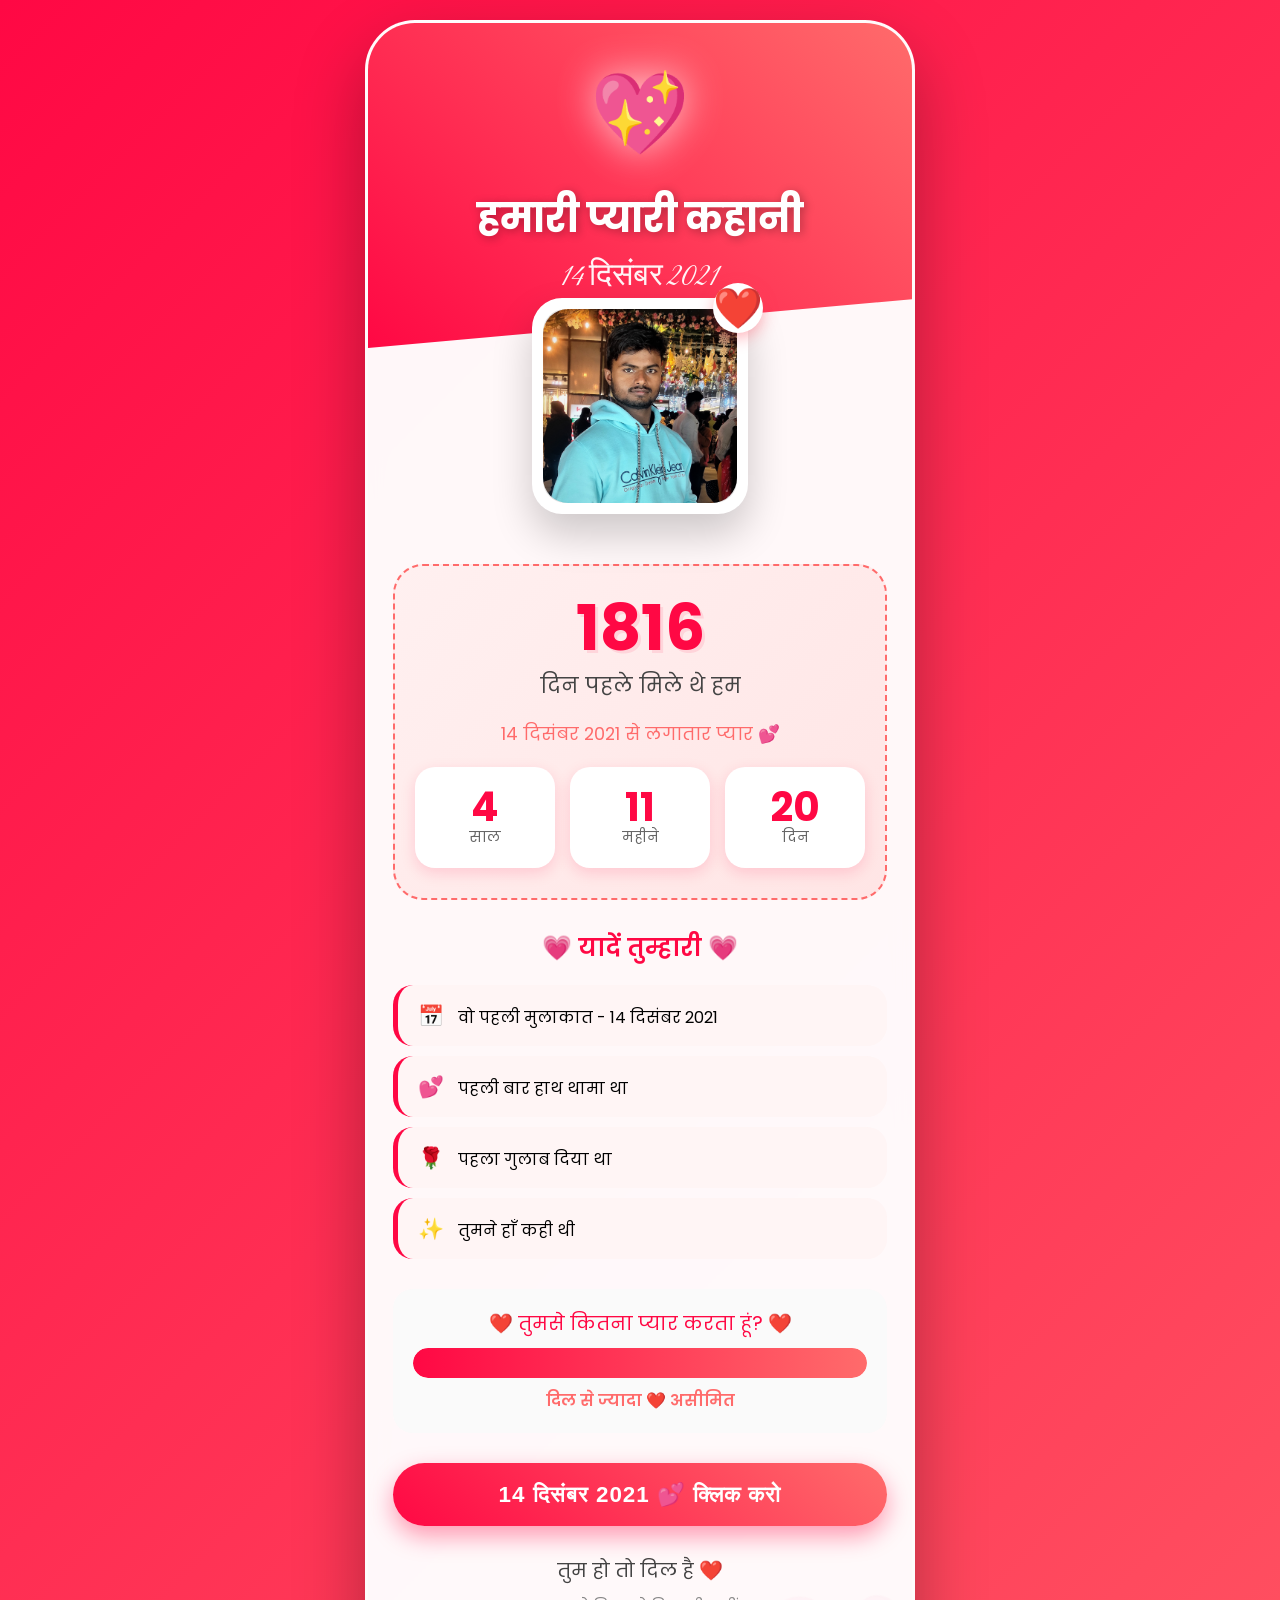
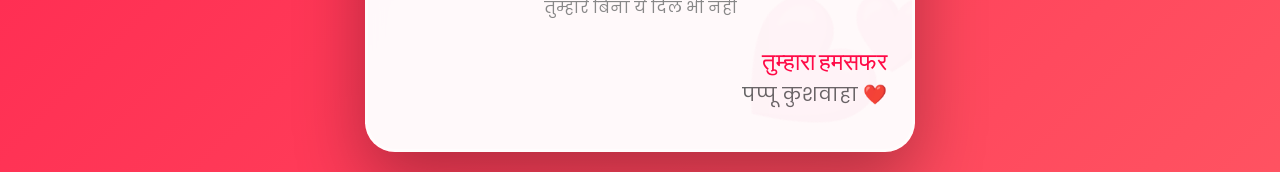
<file: story.html>
<!DOCTYPE html>
<html lang="hi">
<head>
    <meta charset="UTF-8">
    <meta name="viewport" content="width=device-width, initial-scale=1.0">
    <title>14 दिसंबर 2021... 💕 मेरी जिंदगी का सबसे खूबसूरत दिन</title>
    <style>
        @import url('https://fonts.googleapis.com/css2?family=Great+Vibes&family=Poppins:wght@300;400;600;700&display=swap');
        
        * {
            margin: 0;
            padding: 0;
            box-sizing: border-box;
        }
        
        body {
            font-family: 'Poppins', sans-serif;
            background: linear-gradient(135deg, #ff0844, #ff6b6b, #ffb199, #ff0844);
            background-size: 400% 400%;
            animation: gradientBG 10s ease infinite;
            min-height: 100vh;
            display: flex;
            justify-content: center;
            align-items: center;
            padding: 20px;
        }
        
        @keyframes gradientBG {
            0% { background-position: 0% 50%; }
            50% { background-position: 100% 50%; }
            100% { background-position: 0% 50%; }
        }
        
        .card {
            max-width: 550px;
            width: 100%;
            background: rgba(255, 255, 255, 0.97);
            backdrop-filter: blur(10px);
            border-radius: 50px 50px 30px 30px;
            box-shadow: 0 30px 70px rgba(0, 0, 0, 0.3);
            overflow: hidden;
            position: relative;
            border: 3px solid rgba(255, 255, 255, 0.5);
        }
        
        .card::before {
            content: "💕";
            position: absolute;
            font-size: 150px;
            opacity: 0.03;
            right: -20px;
            bottom: -20px;
            transform: rotate(20deg);
        }
        
        .header-glow {
            background: linear-gradient(45deg, #ff0844, #ff6b6b);
            padding: 30px 20px 50px;
            text-align: center;
            color: white;
            clip-path: polygon(0 0, 100% 0, 100% 85%, 0 100%);
            position: relative;
        }
        
        .header-glow::after {
            content: "14 दिसंबर 2021";
            position: absolute;
            bottom: 20px;
            left: 0;
            right: 0;
            font-size: 1.2em;
            font-weight: 300;
            letter-spacing: 2px;
            text-shadow: 2px 2px 4px rgba(0,0,0,0.2);
        }
        
        .big-heart {
            font-size: 80px;
            animation: bigHeartBeat 1.5s ease-in-out infinite;
            display: inline-block;
            filter: drop-shadow(0 0 20px rgba(255,255,255,0.7));
            margin-bottom: 15px;
        }
        
        @keyframes bigHeartBeat {
            0%, 100% { transform: scale(1); }
            25% { transform: scale(1.1); }
            30% { transform: scale(1); }
            35% { transform: scale(1.2); }
        }
        
        .header-glow h1 {
            font-size: 2.5em;
            font-weight: 700;
            margin-bottom: 10px;
            text-shadow: 2px 2px 10px rgba(0,0,0,0.3);
        }
        
        .header-glow p {
            font-size: 1.2em;
            opacity: 0.95;
            font-family: 'Great Vibes', cursive;
            font-size: 2em;
        }
        
        .photo-frame {
            text-align: center;
            margin-top: -50px;
            position: relative;
            z-index: 10;
        }
        
        .photo-container {
            display: inline-block;
            padding: 8px;
            background: white;
            border-radius: 30px;
            box-shadow: 0 20px 40px rgba(0,0,0,0.2);
            position: relative;
        }
        
        .photo-container::before {
            content: "❤️";
            position: absolute;
            top: -15px;
            right: -15px;
            font-size: 40px;
            background: white;
            width: 50px;
            height: 50px;
            border-radius: 50%;
            display: flex;
            align-items: center;
            justify-content: center;
            box-shadow: 0 5px 15px rgba(255,71,87,0.4);
            animation: rotate 3s linear infinite;
        }
        
        @keyframes rotate {
            from { transform: rotate(0deg); }
            to { transform: rotate(360deg); }
        }
        
        .photo {
            width: 200px;
            height: 200px;
            border-radius: 25px;
            background: #f0f0f0;
            display: flex;
            align-items: center;
            justify-content: center;
            font-size: 100px;
            color: #ff6b6b;
            border: 3px solid #fff;
            box-shadow: inset 0 0 20px rgba(0,0,0,0.1);
            transition: all 0.3s;
        }
        
        .photo:hover {
            transform: scale(1.02);
        }
        
        .content {
            padding: 30px 25px 40px;
        }
        
        .special-date {
            background: linear-gradient(135deg, #fff0f0, #ffe5e5);
            padding: 30px 20px;
            border-radius: 30px;
            margin: 20px 0;
            text-align: center;
            border: 2px dashed #ff6b6b;
        }
        
        .date-number {
            font-size: 4em;
            font-weight: 700;
            color: #ff0844;
            line-height: 1;
            margin-bottom: 10px;
            text-shadow: 3px 3px 0 rgba(255,8,68,0.1);
        }
        
        .date-text {
            font-size: 1.3em;
            color: #444;
            margin-bottom: 20px;
        }
        
        .counter-grid {
            display: grid;
            grid-template-columns: repeat(3, 1fr);
            gap: 15px;
            margin-top: 20px;
        }
        
        .counter-item-special {
            background: white;
            padding: 20px 10px;
            border-radius: 20px;
            box-shadow: 0 5px 15px rgba(255,8,68,0.15);
        }
        
        .counter-number-special {
            font-size: 2.5em;
            font-weight: 700;
            color: #ff0844;
            line-height: 1;
        }
        
        .counter-label-special {
            font-size: 0.9em;
            color: #666;
        }
        
        .memory-lane {
            margin: 30px 0;
        }
        
        .memory-title {
            font-size: 1.5em;
            color: #ff0844;
            margin-bottom: 20px;
            text-align: center;
            font-weight: 600;
        }
        
        .memory-bubble {
            background: #fff5f5;
            padding: 15px 20px;
            border-radius: 20px;
            margin-bottom: 10px;
            border-left: 5px solid #ff0844;
            cursor: pointer;
            transition: all 0.3s;
        }
        
        .memory-bubble:hover {
            transform: translateX(10px);
            background: #ffe0e0;
        }
        
        .memory-bubble span {
            color: #ff0844;
            margin-right: 10px;
            font-size: 1.3em;
        }
        
        .btn-container {
            text-align: center;
            margin: 30px 0;
        }
        
        .special-btn {
            background: linear-gradient(45deg, #ff0844, #ff6b6b);
            color: white;
            border: none;
            padding: 18px 40px;
            font-size: 1.4em;
            border-radius: 60px;
            cursor: pointer;
            font-weight: 600;
            letter-spacing: 1px;
            box-shadow: 0 10px 25px rgba(255,8,68,0.4);
            transition: all 0.3s;
            position: relative;
            overflow: hidden;
            width: 100%;
        }
        
        .special-btn:hover {
            transform: scale(1.02);
            box-shadow: 0 15px 35px rgba(255,8,68,0.5);
        }
        
        .special-btn::before {
            content: "❤️";
            position: absolute;
            left: -30px;
            top: 50%;
            transform: translateY(-50%);
            font-size: 20px;
            transition: all 0.3s;
        }
        
        .special-btn:hover::before {
            left: 20px;
        }
        
        .love-meter {
            background: #fafafa;
            border-radius: 20px;
            padding: 20px;
            margin: 20px 0;
        }
        
        .meter-bar {
            height: 30px;
            background: #ffe0e0;
            border-radius: 30px;
            overflow: hidden;
            margin: 10px 0;
        }
        
        .meter-fill {
            height: 100%;
            width: 0%;
            background: linear-gradient(90deg, #ff0844, #ff6b6b);
            border-radius: 30px;
            animation: fillMeter 2s ease-out forwards;
        }
        
        @keyframes fillMeter {
            to { width: 100%; }
        }
        
        .modal {
            display: none;
            position: fixed;
            top: 0;
            left: 0;
            width: 100%;
            height: 100%;
            background: rgba(0,0,0,0.7);
            backdrop-filter: blur(5px);
            z-index: 1000;
            align-items: center;
            justify-content: center;
            padding: 20px;
        }
        
        .modal.show {
            display: flex;
        }
        
        .modal-content {
            background: white;
            max-width: 450px;
            width: 100%;
            border-radius: 40px;
            padding: 30px;
            text-align: center;
            position: relative;
            animation: modalPop 0.5s;
            border: 5px solid #ff6b6b;
        }
        
        @keyframes modalPop {
            0% { transform: scale(0); }
            80% { transform: scale(1.1); }
            100% { transform: scale(1); }
        }
        
        .modal-heart {
            font-size: 70px;
            animation: heartbeat 1s infinite;
            margin-bottom: 20px;
        }
        
        .modal-date {
            font-size: 2.5em;
            color: #ff0844;
            font-weight: 700;
            margin: 15px 0;
        }
        
        .modal-text {
            font-size: 1.3em;
            color: #444;
            margin: 20px 0;
            line-height: 1.6;
        }
        
        .modal-signature {
            font-family: 'Great Vibes', cursive;
            font-size: 2em;
            color: #ff0844;
            margin: 20px 0;
        }
        
        .close-btn {
            position: absolute;
            top: 15px;
            right: 20px;
            font-size: 2em;
            cursor: pointer;
            color: #ff6b6b;
            background: #ffe0e0;
            width: 40px;
            height: 40px;
            border-radius: 50%;
            display: flex;
            align-items: center;
            justify-content: center;
        }
        
        .close-btn:hover {
            background: #ff0844;
            color: white;
        }
        
        .floating-hearts {
            position: fixed;
            top: 0;
            left: 0;
            width: 100%;
            height: 100%;
            pointer-events: none;
            z-index: 999;
        }
        
        @media (max-width: 480px) {
            .header-glow h1 {
                font-size: 1.8em;
            }
            
            .date-number {
                font-size: 3em;
            }
            
            .counter-grid {
                grid-template-columns: repeat(3, 1fr);
            }
        }
    </style>
</head>
<body>
    <div class="floating-hearts" id="floatingHearts"></div>
    
    <div class="card">
        <div class="header-glow">
            <div class="big-heart">💖</div>
            <h1>हमारी प्यारी कहानी</h1>
            <p>14 दिसंबर 2021</p>
        </div>
        
        <div class="photo-frame">
            <div class="photo-container">
                <div class="photo" id="photoPlaceholders">
                    <img src="./images/pappu.jpg" alt="Pappu Kushwaha" style="width: 100%; height: 100%; border-radius: 25px; object-fit: cover;">
                </div>
            </div>
        </div>
        
        <div class="content">
            <div class="special-date">
                <div class="date-number" id="totalDays">0</div>
                <div class="date-text">दिन पहले मिले थे हम</div>
                <p style="color: #ff6b6b; font-size: 1.1em;">14 दिसंबर 2021 से लगातार प्यार 💕</p>
                
                <div class="counter-grid">
                    <div class="counter-item-special">
                        <div class="counter-number-special" id="years">0</div>
                        <div class="counter-label-special">साल</div>
                    </div>
                    <div class="counter-item-special">
                        <div class="counter-number-special" id="months">0</div>
                        <div class="counter-label-special">महीने</div>
                    </div>
                    <div class="counter-item-special">
                        <div class="counter-number-special" id="days">0</div>
                        <div class="counter-label-special">दिन</div>
                    </div>
                </div>
            </div>
            
            <div class="memory-lane">
                <div class="memory-title">💗 यादें तुम्हारी 💗</div>
                
                <div class="memory-bubble" onclick="showMemory(1)">
                    <span>📅</span> वो पहली मुलाकात - 14 दिसंबर 2021
                </div>
                <div class="memory-bubble" onclick="showMemory(2)">
                    <span>💕</span> पहली बार हाथ थामा था
                </div>
                <div class="memory-bubble" onclick="showMemory(3)">
                    <span>🌹</span> पहला गुलाब दिया था
                </div>
                <div class="memory-bubble" onclick="showMemory(4)">
                    <span>✨</span> तुमने हाँ कही थी
                </div>
            </div>
            
            <div class="love-meter">
                <div style="font-size: 1.2em; color: #ff0844; text-align: center; margin-bottom: 10px;">
                    ❤️ तुमसे कितना प्यार करता हूं? ❤️
                </div>
                <div class="meter-bar">
                    <div class="meter-fill"></div>
                </div>
                <div style="text-align: center; margin-top: 10px; color: #ff6b6b; font-weight: 600;">
                    दिल से ज्यादा ❤️ असीमित
                </div>
            </div>
            
            <div class="btn-container">
                <button class="special-btn" onclick="showSpecialPopup()">
                    14 दिसंबर 2021 💕 क्लिक करो
                </button>
            </div>
            
            <div style="text-align: center; margin: 20px 0;">
                <p style="font-size: 1.2em; color: #444;">तुम हो तो दिल है ❤️</p>
                <p style="font-size: 1em; color: #888; margin-top: 10px;">तुम्हारे बिना ये दिल भी नहीं</p>
            </div>
            
            <div style="text-align: right; margin-top: 30px;">
                <p style="font-size: 1.5em; color: #ff0844; font-family: 'Great Vibes', cursive;">
                    तुम्हारा हमसफर
                </p>
                <p style="font-size: 1.2em; color: #666;">पप्पू कुशवाहा ❤️</p>
            </div>
        </div>
    </div>
    
    <!-- Custom Popup Modal -->
    <div class="modal" id="specialModal">
        <div class="modal-content">
            <div class="close-btn" onclick="closeModal()">×</div>
            <div class="modal-heart">💕</div>
            <h2 style="color: #ff0844;">14 दिसंबर 2021</h2>
            <div class="modal-date" id="modalYears">❤️</div>
            <div class="modal-text" id="modalMessage">
                तुमसे मिलकर मेरी जिंदगी बदल गई<br>
                14 दिसंबर 2021 को मिली थी मुझे मेरी जिंदगी
            </div>
            <div style="font-size: 1.3em; color: #ff6b6b; margin: 15px 0;">
                <span id="modalDays"></span> दिन हो गए प्यार में
            </div>
            <div class="modal-signature">
                हमेशा तुम्हारा
            </div>
            <div style="font-size: 3em; margin-top: 10px;">
                💝
            </div>
        </div>
    </div>
    
    <!-- Photo Upload Script -->
    <div style="display: none;">
        <input type="file" id="photoUpload" accept="image/*" onchange="uploadPhoto(event)">
    </div>
    
    <script>
        // 14 December 2021 - The special date
        const meetingDate = new Date(2021, 11, 14); // Month is 0-indexed, so 11 = December
        
        function updateCounter() {
            const today = new Date();
            const diff = today - meetingDate;
            
            // Total days
            const totalDays = Math.floor(diff / (1000 * 60 * 60 * 24));
            document.getElementById('totalDays').textContent = totalDays;
            
            // Years, Months, Days
            let years = today.getFullYear() - meetingDate.getFullYear();
            let months = today.getMonth() - meetingDate.getMonth();
            let days = today.getDate() - meetingDate.getDate();
            
            if (days < 0) {
                months--;
                const lastMonth = new Date(today.getFullYear(), today.getMonth(), 0).getDate();
                days = lastMonth - meetingDate.getDate() + today.getDate();
            }
            
            if (months < 0) {
                years--;
                months += 12;
            }
            
            document.getElementById('years').textContent = years;
            document.getElementById('months').textContent = months;
            document.getElementById('days').textContent = days;
            
            // Update modal info
            document.getElementById('modalYears').innerHTML = `${years} साल ${months} महीने ${days} दिन`;
            document.getElementById('modalDays').textContent = totalDays;
        }
        
        setInterval(updateCounter, 1000);
        
        // Show custom popup (HTML/CSS modal instead of JS alert)
        function showSpecialPopup() {
            const modal = document.getElementById('specialModal');
            modal.classList.add('show');
            
            // Create floating hearts explosion
            for (let i = 0; i < 20; i++) {
                setTimeout(() => {
                    createHeart();
                }, i * 100);
            }
        }
        
        function closeModal() {
            document.getElementById('specialModal').classList.remove('show');
        }
        
        // Click outside to close
        window.onclick = function(event) {
            const modal = document.getElementById('specialModal');
            if (event.target === modal) {
                closeModal();
            }
        }
        
        // Floating hearts
        function createHeart() {
            const container = document.getElementById('floatingHearts');
            const heart = document.createElement('div');
            heart.style.position = 'absolute';
            heart.style.color = '#ff0844';
            heart.style.fontSize = Math.random() * 30 + 10 + 'px';
            heart.style.left = Math.random() * 100 + '%';
            heart.style.animation = `floatHeart ${Math.random() * 3 + 2}s linear forwards`;
            heart.innerHTML = ['❤️', '💕', '💗', '💖', '💘', '💝'][Math.floor(Math.random() * 6)];
            container.appendChild(heart);
            
            const style = document.createElement('style');
            style.innerHTML = `
                @keyframes floatHeart {
                    0% {
                        transform: translateY(100vh) scale(0);
                        opacity: 1;
                    }
                    100% {
                        transform: translateY(-100px) scale(1.5);
                        opacity: 0;
                    }
                }
            `;
            document.head.appendChild(style);
            
            setTimeout(() => {
                heart.remove();
            }, 5000);
        }
        
        setInterval(createHeart, 300);
        
        // Memory messages
        function showMemory(num) {
            const memories = [
                "14 दिसंबर 2021 - वो दिन जब मेरी जिंदगी बदल गई। तुम्हें देखा तो लगा, यही वो है जिसका इंतजार था। 💕",
                "पहली बार हाथ थामा तो लगा जैसे पूरी कायना थाम ली हो। तुम्हारा हाथ मेरे हाथ में... स्वर्ग से कम नहीं। 🤝❤️",
                "वो पहला गुलाब तुम्हें देते हुए मेरे हाथ कांप रहे थे। तुमने मुस्कुराकर लिया तो मेरा दिल थम सा गया। 🌹✨",
                "जब तुमने 'हाँ' कही थी, उस दिन से हर दिन वैलेंटाइन डे है। तुम्हारी हाँ ने मुझे दुनिया का सबसे खुशनसीब इंसान बना दिया। 💑💕"
            ];
            
            if (num >= 1 && num <= memories.length) {
                // Show memory in a temporary modal or just alert
                const modal = document.getElementById('specialModal');
                document.getElementById('modalMessage').innerHTML = memories[num-1];
                document.getElementById('modalYears').innerHTML = 'ये पल 💕';
                modal.classList.add('show');
            }
        }
        
        // Photo upload functionality
        function uploadPhoto(event) {
            const file = event.target.files[0];
            if (file) {
                const reader = new FileReader();
                reader.onload = function(e) {
                    const photoDiv = document.getElementById('photoPlaceholder');
                    photoDiv.innerHTML = ''; // Clear emoji
                    photoDiv.style.backgroundImage = `url('${e.target.result}')`;
                    photoDiv.style.backgroundSize = 'cover';
                    photoDiv.style.backgroundPosition = 'center';
                    document.getElementById('photoEmoji').style.display = 'none';
                }
                reader.readAsDataURL(file);
            }
        }
        
        // Instructions for photo upload
        window.onload = function() {
            updateCounter();
            
            // Click on photo to upload
            document.getElementById('photoPlaceholder').onclick = function() {
                document.getElementById('photoUpload').click();
            };
            
            // Add tooltip
            this.document.getElementById('photoPlaceholder').style.cursor = 'pointer';
            this.document.getElementById('photoPlaceholder').title = 'अपनी गर्लफ्रेंड की फोटो लगाने के लिए क्लिक करो';
            
            // Reset modal message
            document.getElementById('modalMessage').innerHTML = 'तुमसे मिलकर मेरी जिंदगी बदल गई<br>14 दिसंबर 2021 को मिली थी मुझे मेरी जिंदगी';
            document.getElementById('modalYears').innerHTML = '❤️';
        };
    </script>
    
    
</body>
</html>
</file>
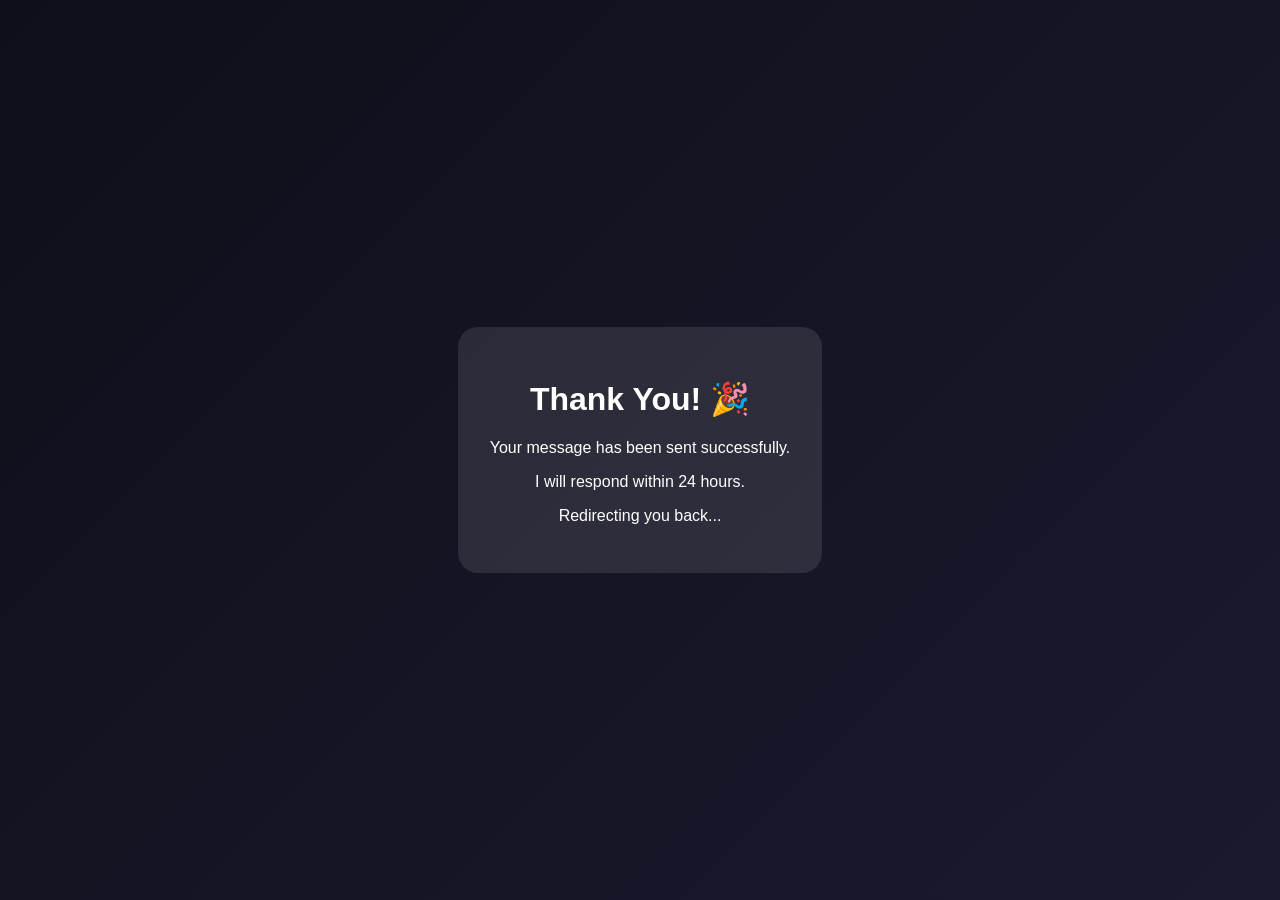
<file: thanks.html>
<!DOCTYPE html>
<html>
<head>
    <meta http-equiv="refresh" content="3;url=https://stellular-cajeta-c0017c.netlify.app/index2.html">
    <style>
        body {
            background: linear-gradient(135deg, #0f0f1a, #1a1a2f);
            color: white;
            font-family: Arial, sans-serif;
            display: flex;
            justify-content: center;
            align-items: center;
            height: 100vh;
            margin: 0;
            text-align: center;
        }
        .message {
            padding: 2rem;
            background: rgba(255,255,255,0.1);
            border-radius: 20px;
            animation: fadeIn 1s ease;
        }
        @keyframes fadeIn {
            from { opacity: 0; transform: translateY(20px); }
            to { opacity: 1; transform: translateY(0); }
        }
    </style>
</head>
<body>
    <div class="message">
        <h1>Thank You! 🎉</h1>
        <p>Your message has been sent successfully.</p>
        <p>I will respond within 24 hours.</p>
        <p>Redirecting you back...</p>
    </div>
</body>
</html>
</file>
